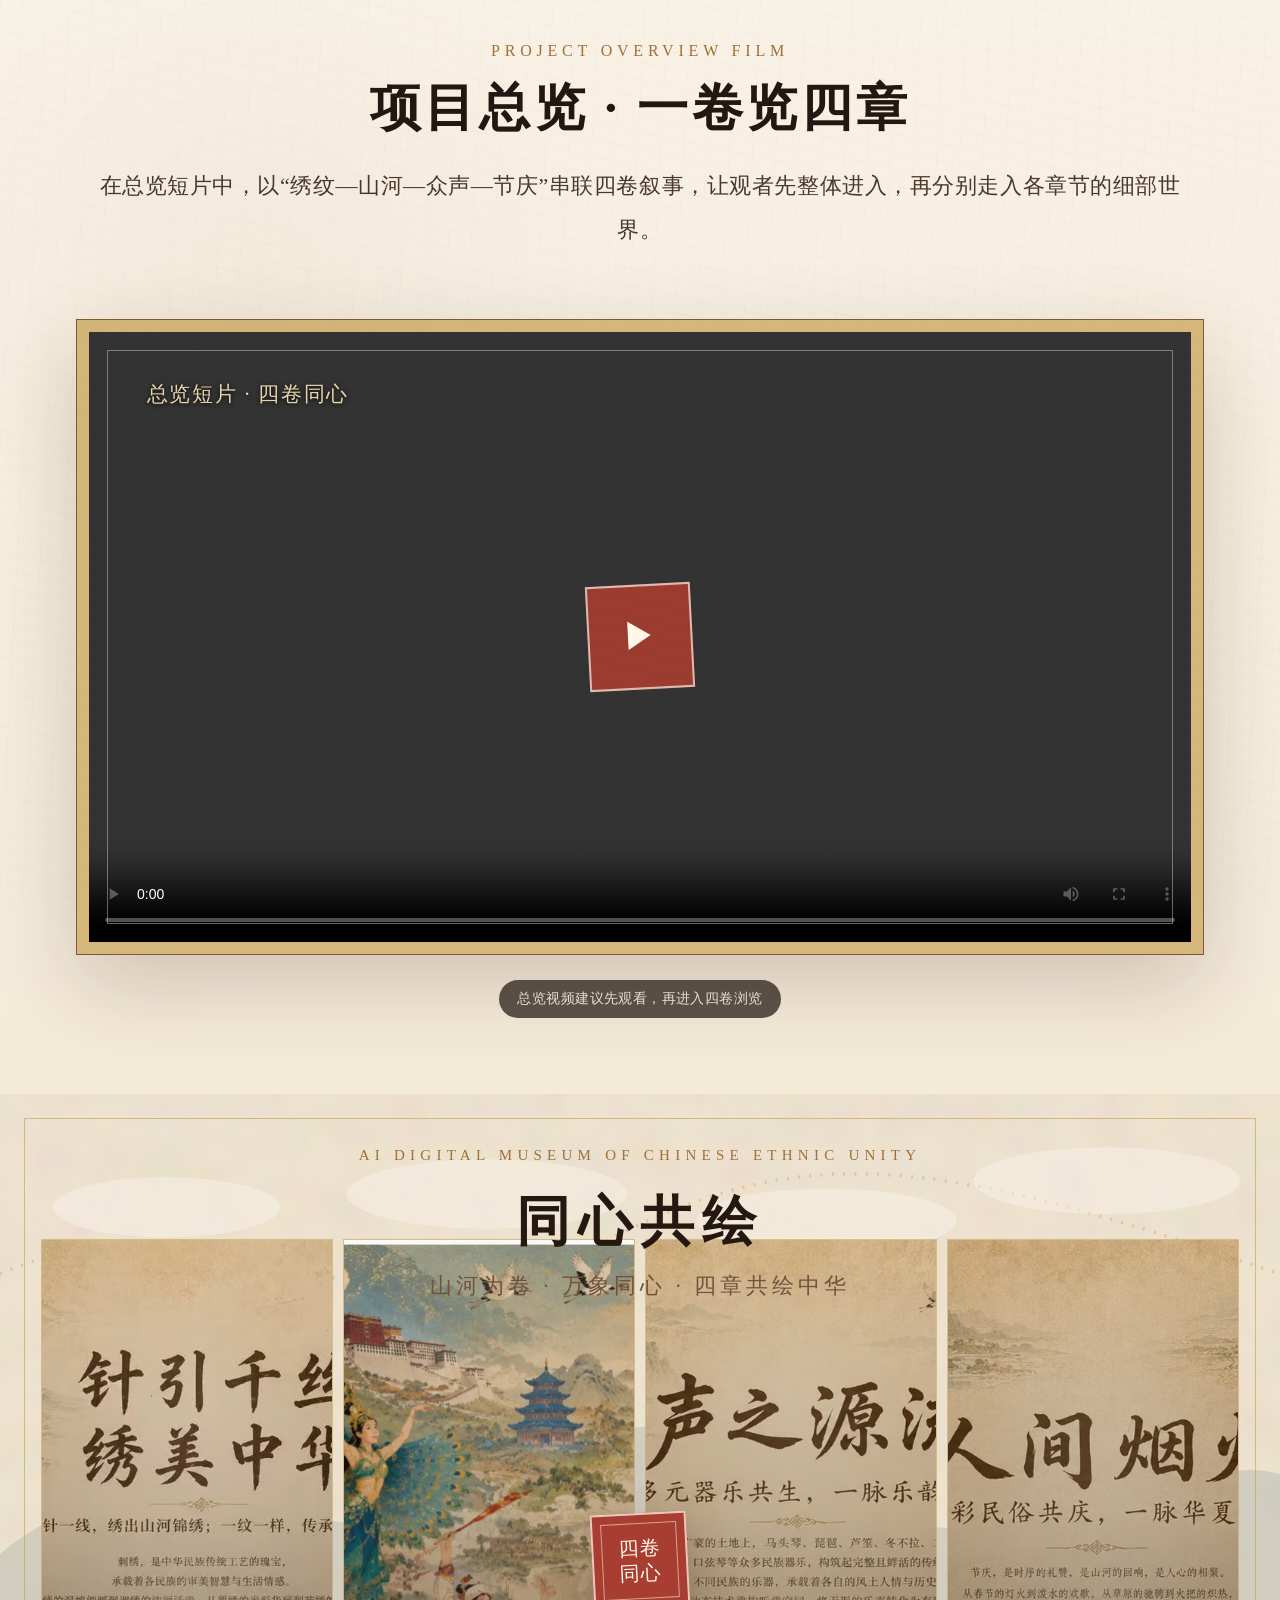
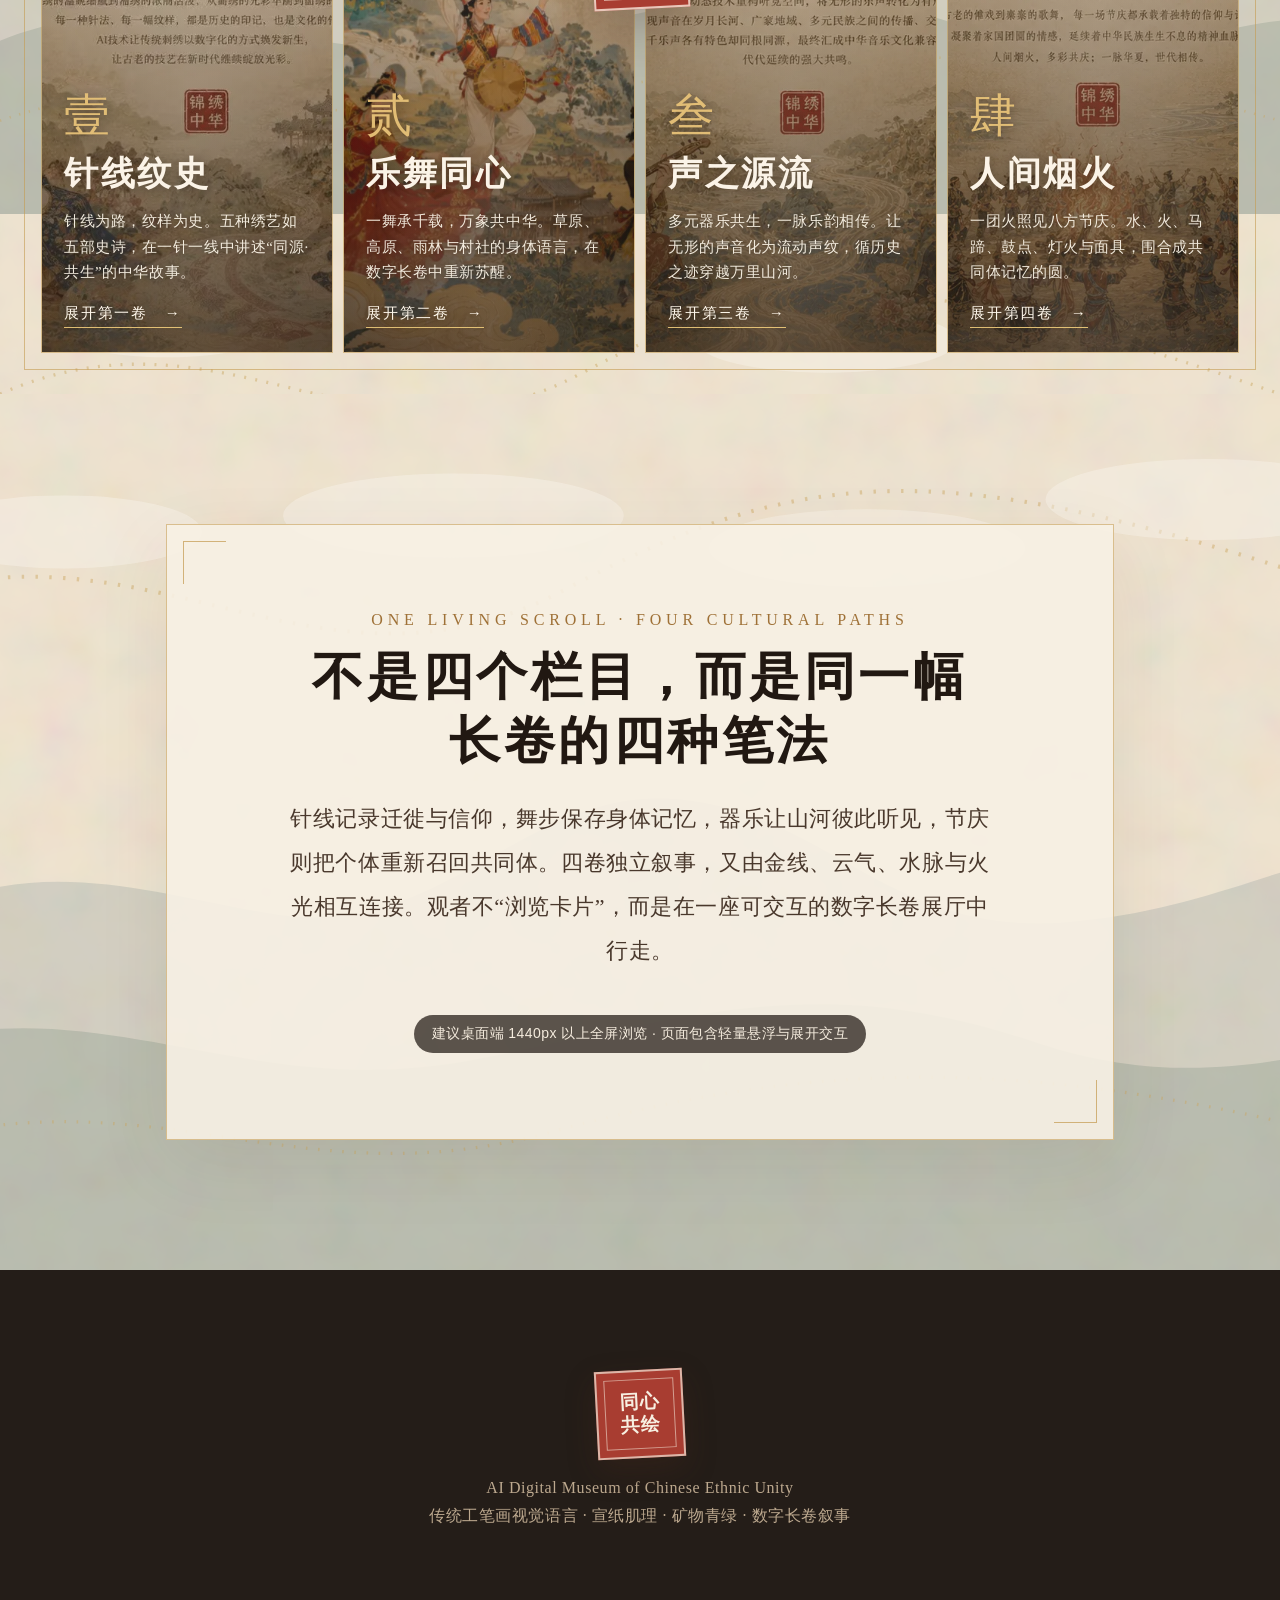
<file: tongxin_site-7-github-pages-ready/index.html>
<!doctype html>
<html lang="zh-CN">
<head>
<meta charset="utf-8">
<meta name="viewport" content="width=device-width,initial-scale=1,viewport-fit=cover">
<meta name="theme-color" content="#efe3cf">
<title>同心共绘 · 中华民族共同体 AI 数字长卷</title>
<meta name="description" content="同心共绘：以工笔长卷为视觉语言的中华民族共同体 AI 数字博物馆。四卷同屏展开：针线纹史、乐舞同心、声之源流、人间烟火。">
<link rel="stylesheet" href="base.css">
</head>
<body>
<main class="site">
  
  <section class="section overview-intro">
    <div class="section-heading reveal">
      <div class="section-kicker">PROJECT OVERVIEW FILM</div>
      <h2 class="section-title">项目总览 · 一卷览四章</h2>
      <p class="section-lead">在总览短片中，以“绣纹—山河—众声—节庆”串联四卷叙事，让观者先整体进入，再分别走入各章节的细部世界。</p>
    </div>
    <div class="video-frame reveal" data-label="总览短片 · 四卷同心">
      <div class="video-poster" style="background-image:url('assets/embroidery-hero.webp')"></div>
      <video class="real-video" preload="metadata" controls playsinline src="assets/overview-film.mp4"></video>
      <div class="video-label">总览短片 · 四卷同心</div>
      <button class="play-seal" type="button" aria-label="播放项目总览视频">▶</button>
    </div>
    <div class="overview-caption reveal">
      <span class="museum-note">总览视频建议先观看，再进入四卷浏览</span>
    </div>
  </section>

  <section class="home-hero" aria-label="同心共绘四卷总览">
    <div class="home-frame">
      <div class="home-head">
        <div class="eyebrow">AI DIGITAL MUSEUM OF CHINESE ETHNIC UNITY</div>
        <h1 class="project">同心共绘</h1>
        <div class="project-sub">山河为卷 · 万象同心 · 四章共绘中华</div>
      </div>

      <div class="chapter-gates" aria-label="四卷入口">
        <a class="chapter-gate ink-hover" href="embroidery.html" aria-label="进入第一卷针线纹史">
          <div class="gate-bg embroidery"></div>
          <div class="gate-copy">
            <div class="gate-num">壹</div>
            <h2>针线纹史</h2>
            <p>针线为路，纹样为史。五种绣艺如五部史诗，在一针一线中讲述“同源·共生”的中华故事。</p>
            <span class="gate-enter">展开第一卷　→</span>
          </div>
        </a>

        <a class="chapter-gate ink-hover" href="dance.html" aria-label="进入第二卷乐舞同心">
          <div class="gate-bg dance"></div>
          <div class="gate-copy">
            <div class="gate-num">贰</div>
            <h2>乐舞同心</h2>
            <p>一舞承千载，万象共中华。草原、高原、雨林与村社的身体语言，在数字长卷中重新苏醒。</p>
            <span class="gate-enter">展开第二卷　→</span>
          </div>
        </a>

        <a class="chapter-gate ink-hover" href="sound.html" aria-label="进入第三卷声之源流">
          <div class="gate-bg sound"></div>
          <div class="gate-copy">
            <div class="gate-num">叁</div>
            <h2>声之源流</h2>
            <p>多元器乐共生，一脉乐韵相传。让无形的声音化为流动声纹，循历史之迹穿越万里山河。</p>
            <span class="gate-enter">展开第三卷　→</span>
          </div>
        </a>

        <a class="chapter-gate ink-hover" href="festival.html" aria-label="进入第四卷人间烟火">
          <div class="gate-bg festival"></div>
          <div class="gate-copy">
            <div class="gate-num">肆</div>
            <h2>人间烟火</h2>
            <p>一团火照见八方节庆。水、火、马蹄、鼓点、灯火与面具，围合成共同体记忆的圆。</p>
            <span class="gate-enter">展开第四卷　→</span>
          </div>
        </a>
      </div>
      <div class="home-seal">四卷<br>同心</div>
    </div>
  </section>



  

  <section class="section narrow" style="min-height:780px;display:flex;align-items:center;background-image:url('assets/home-scroll.svg');background-size:cover;background-position:center bottom">
    <div class="scroll-paper reveal" style="width:100%;text-align:center;padding:86px 120px;background:rgba(248,241,229,.9)">
      <div class="section-kicker">ONE LIVING SCROLL · FOUR CULTURAL PATHS</div>
      <h2 class="section-title">不是四个栏目，而是同一幅长卷的四种笔法</h2>
      <p class="section-lead">针线记录迁徙与信仰，舞步保存身体记忆，器乐让山河彼此听见，节庆则把个体重新召回共同体。四卷独立叙事，又由金线、云气、水脉与火光相互连接。观者不“浏览卡片”，而是在一座可交互的数字长卷展厅中行走。</p>
      <div style="margin-top:42px"><span class="museum-note">建议桌面端 1440px 以上全屏浏览 · 页面包含轻量悬浮与展开交互</span></div>
    </div>
  </section>

  <footer class="footer">
    <div class="seal">同心<br>共绘</div>
    <p>AI Digital Museum of Chinese Ethnic Unity<br>传统工笔画视觉语言 · 宣纸肌理 · 矿物青绿 · 数字长卷叙事</p>
  </footer>
</main>
<script src="site.js"></script>
</body>
</html>
</file>
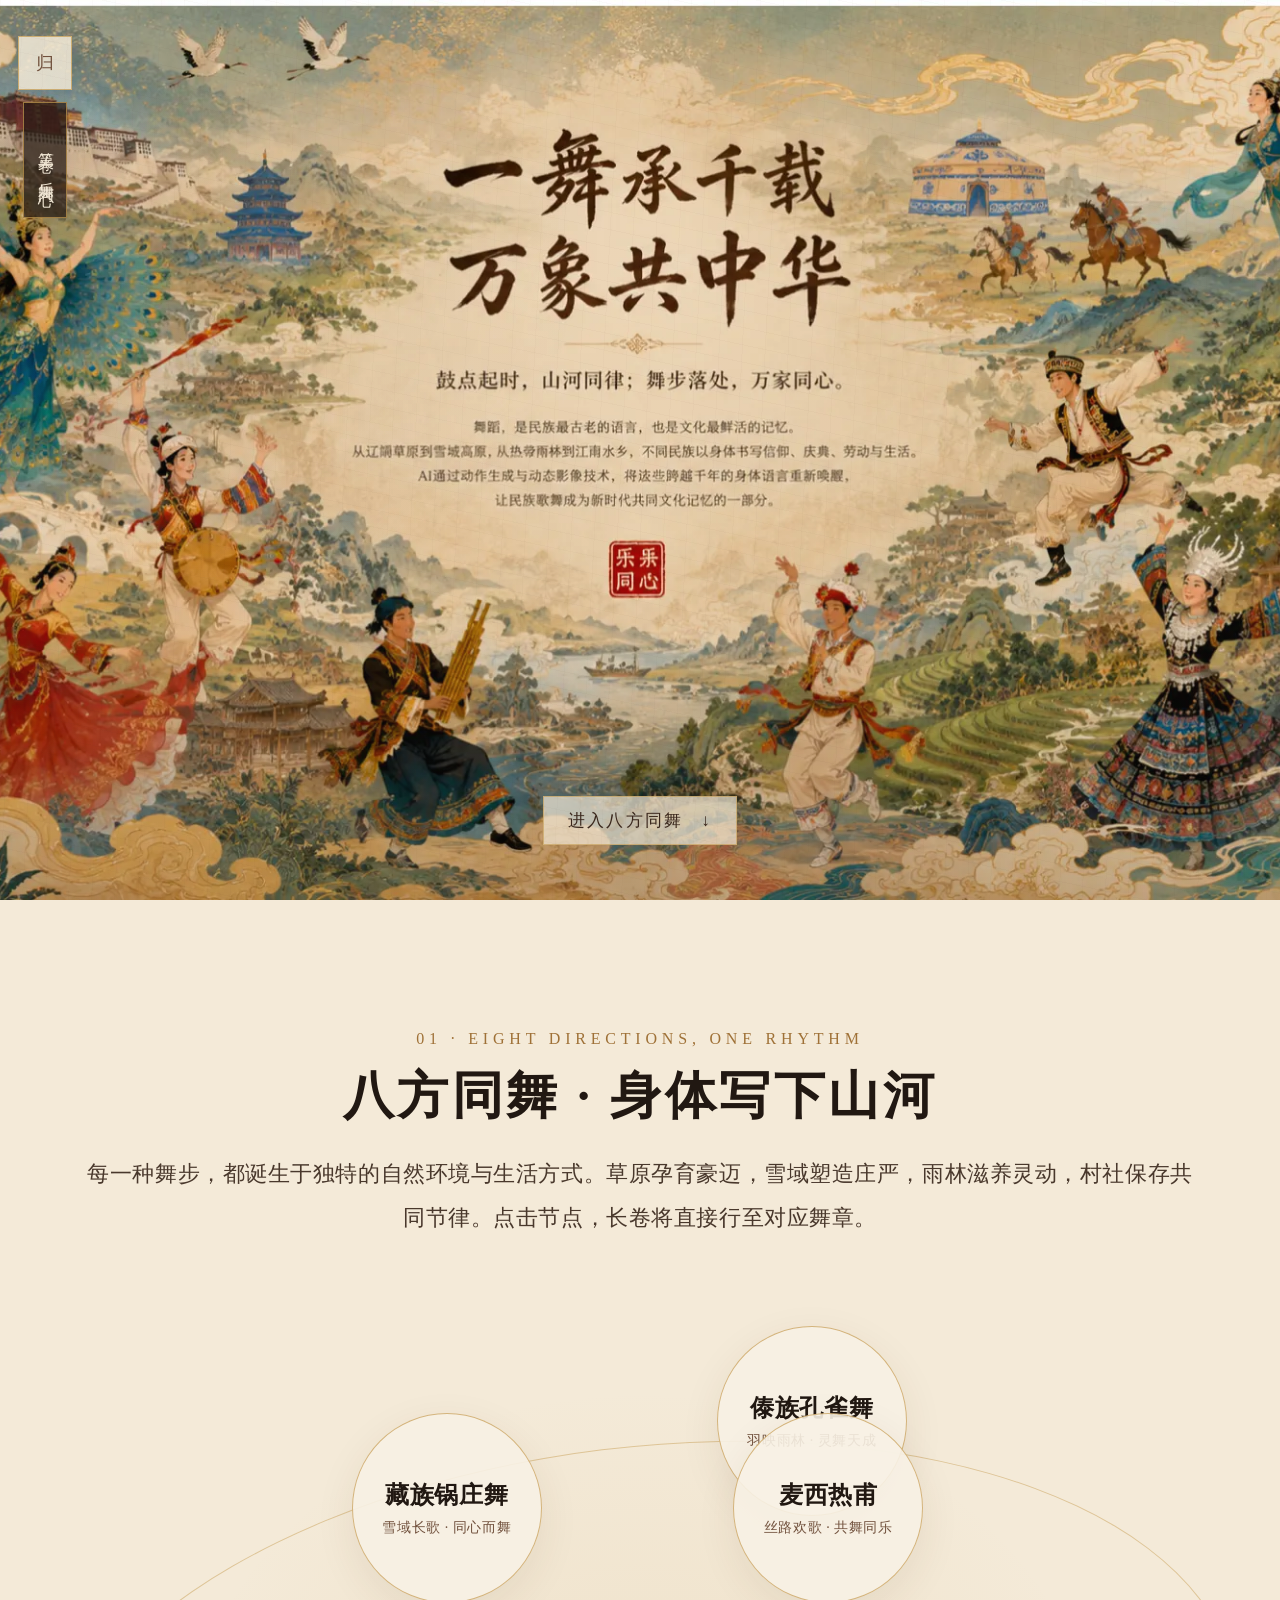
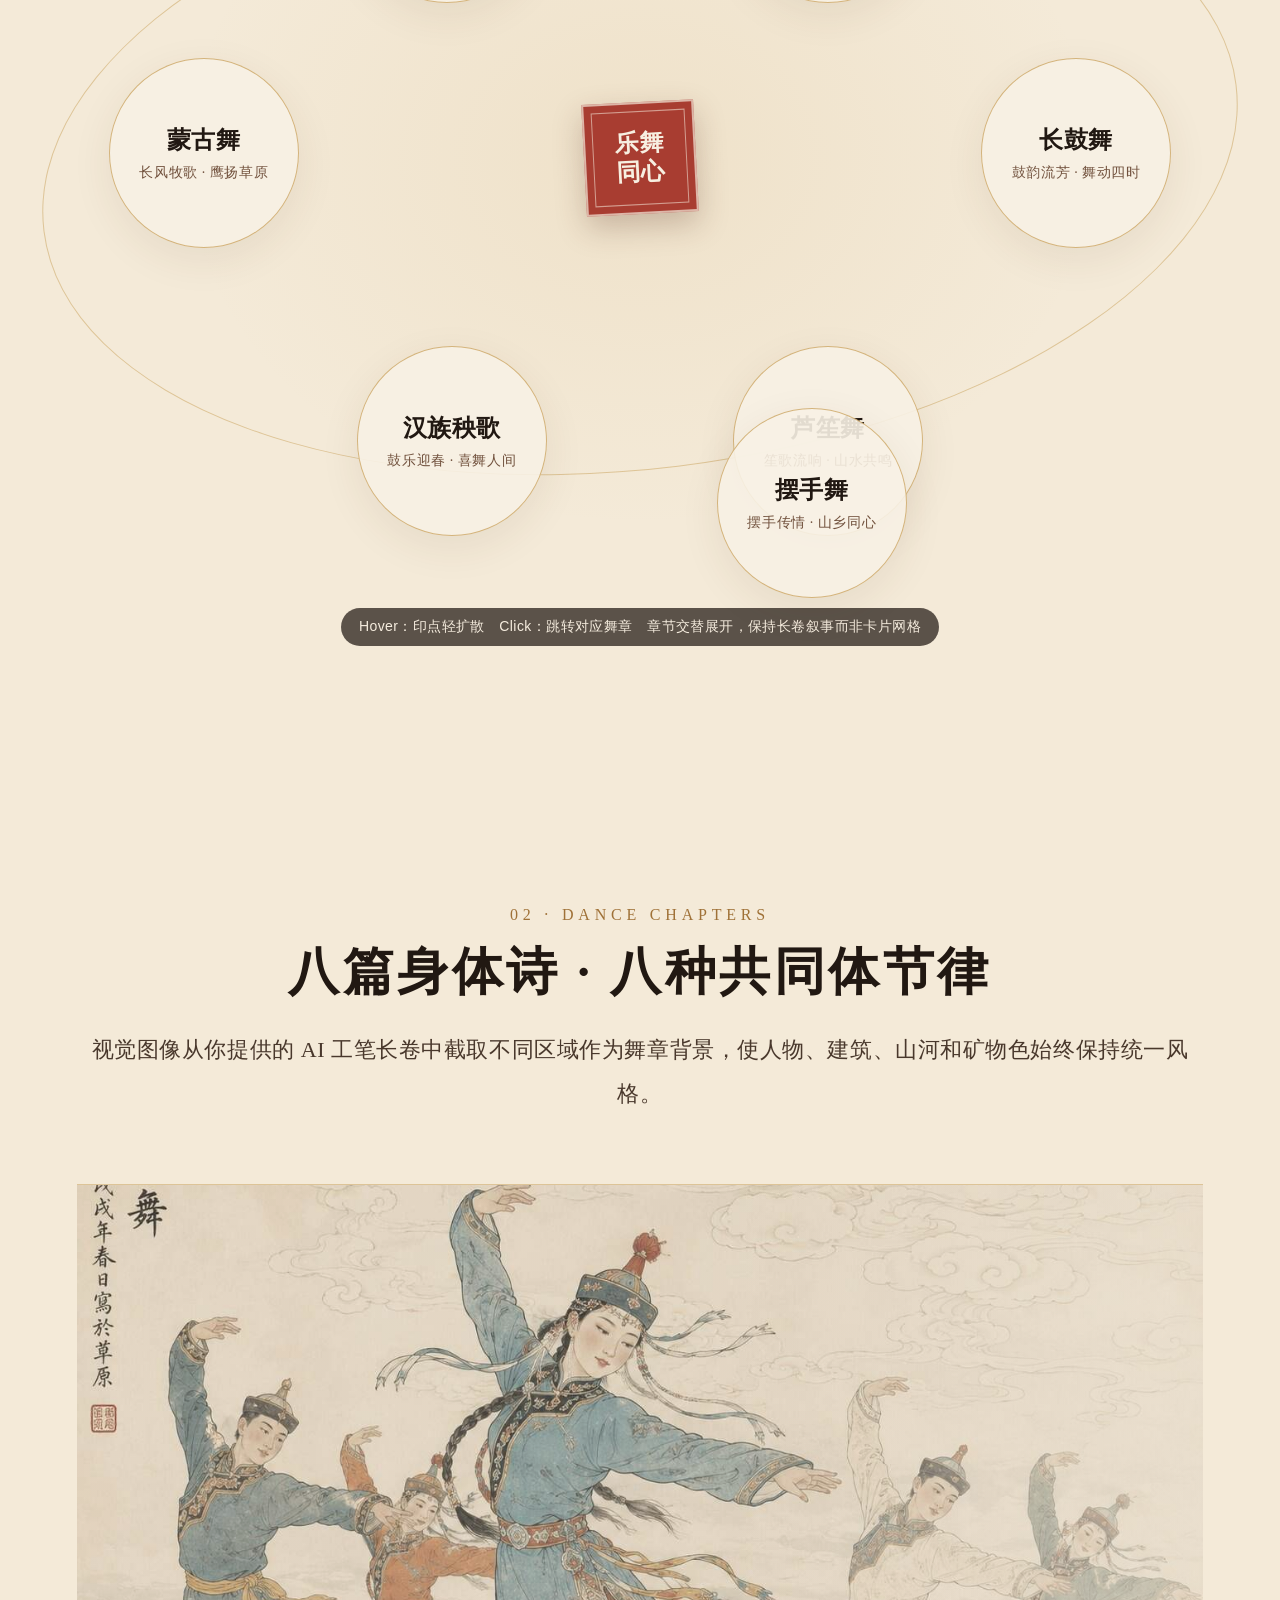
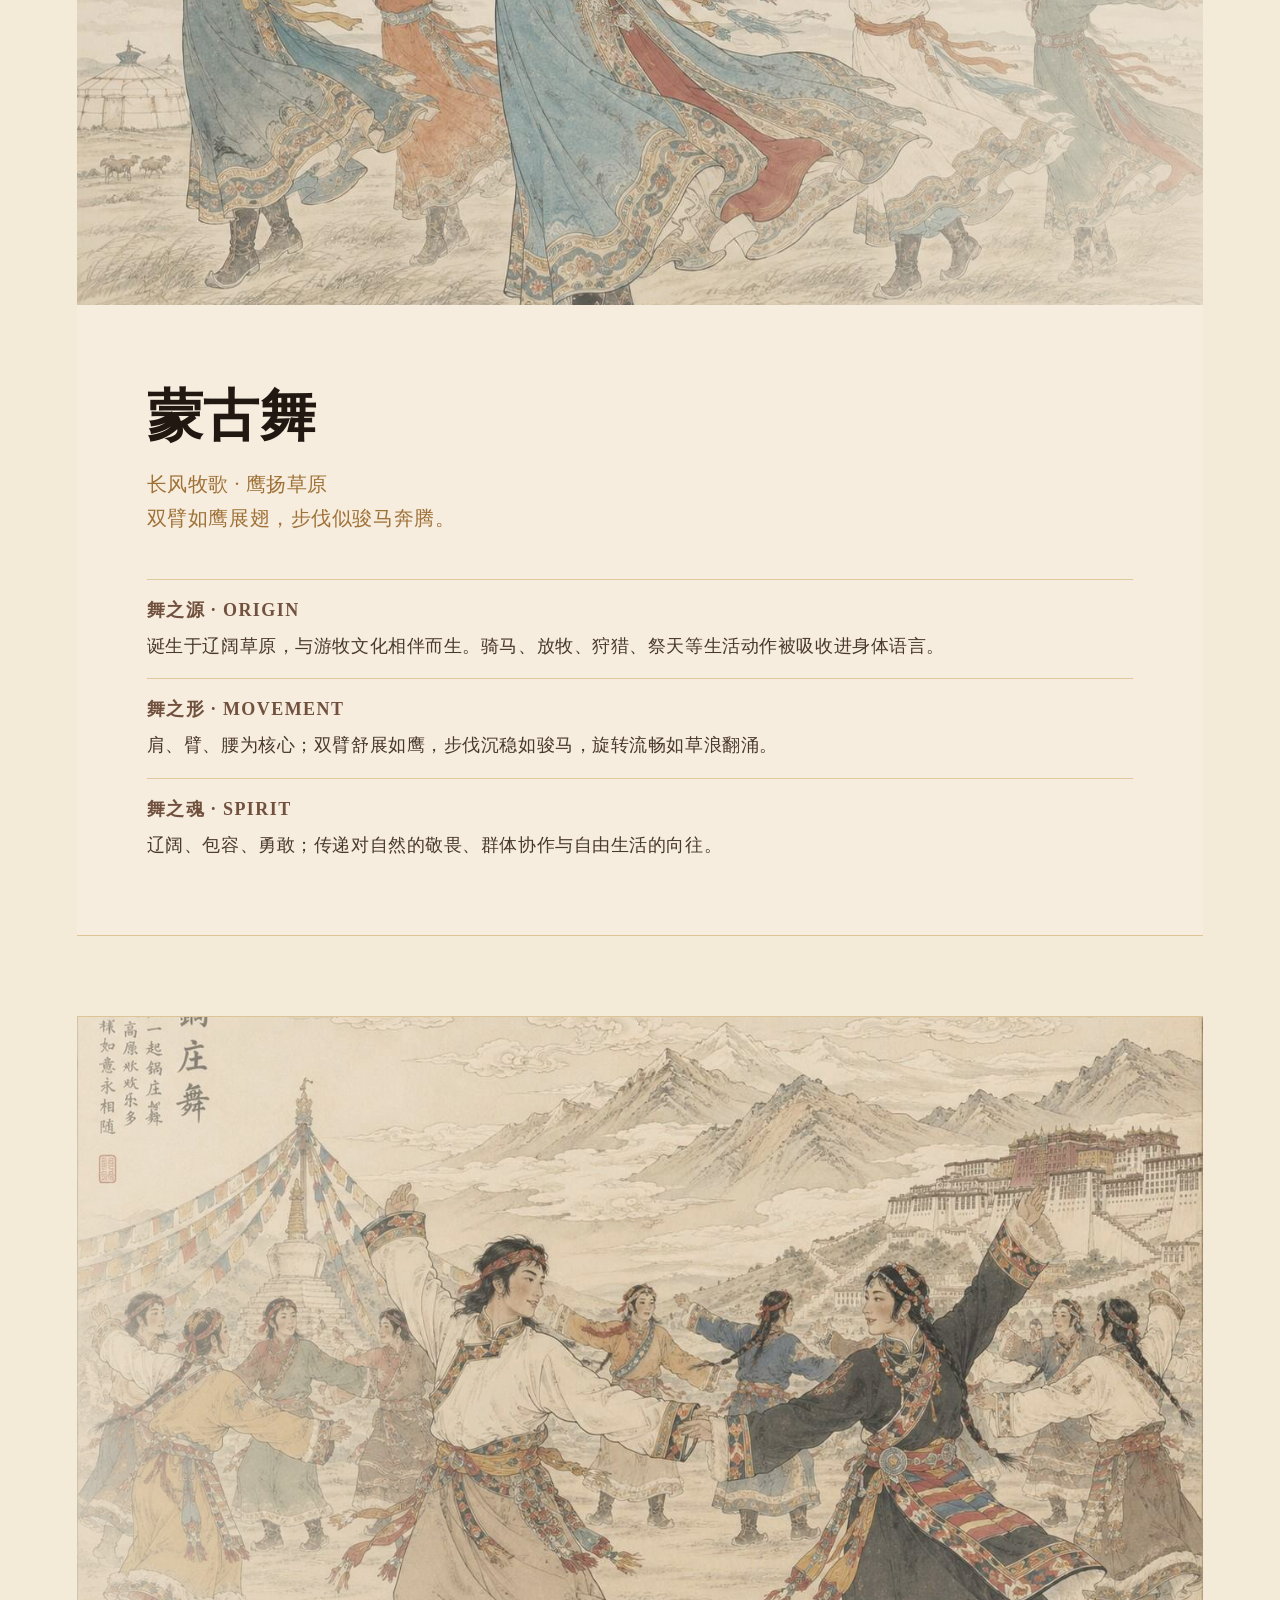
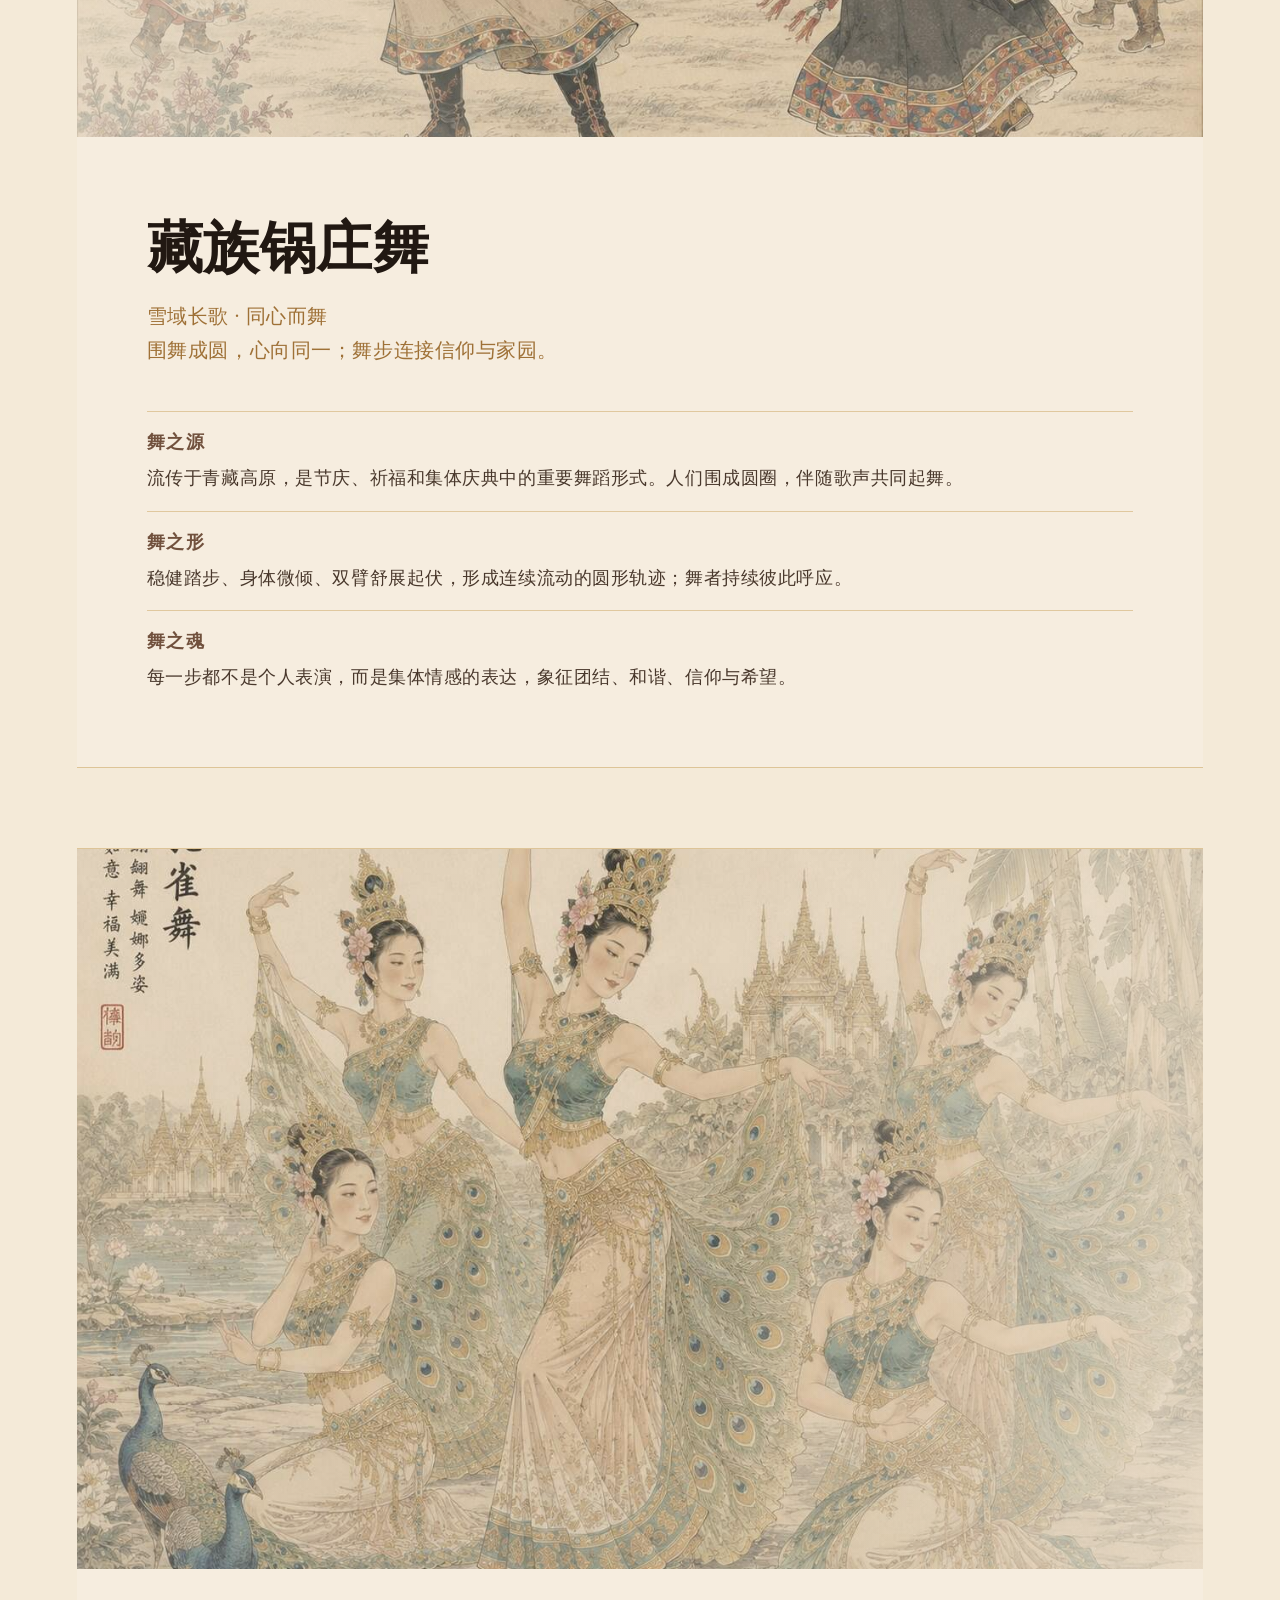
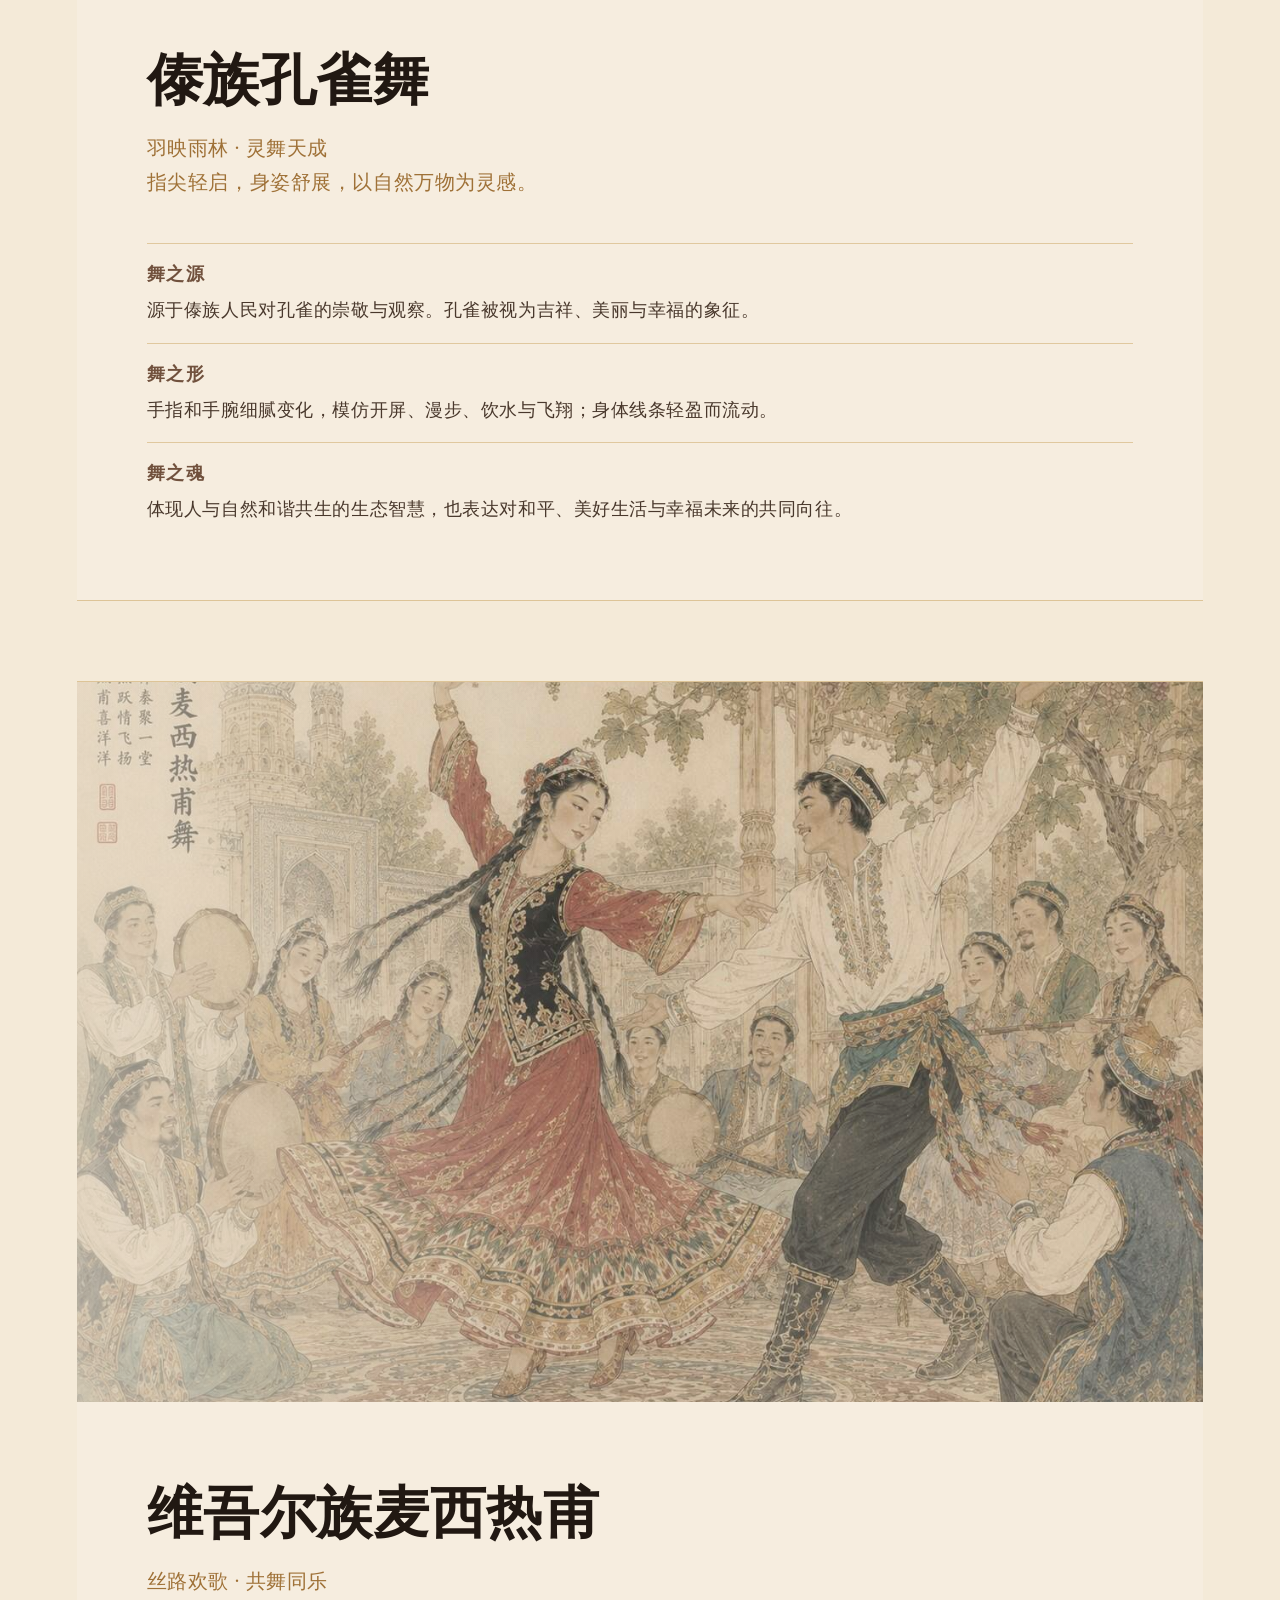
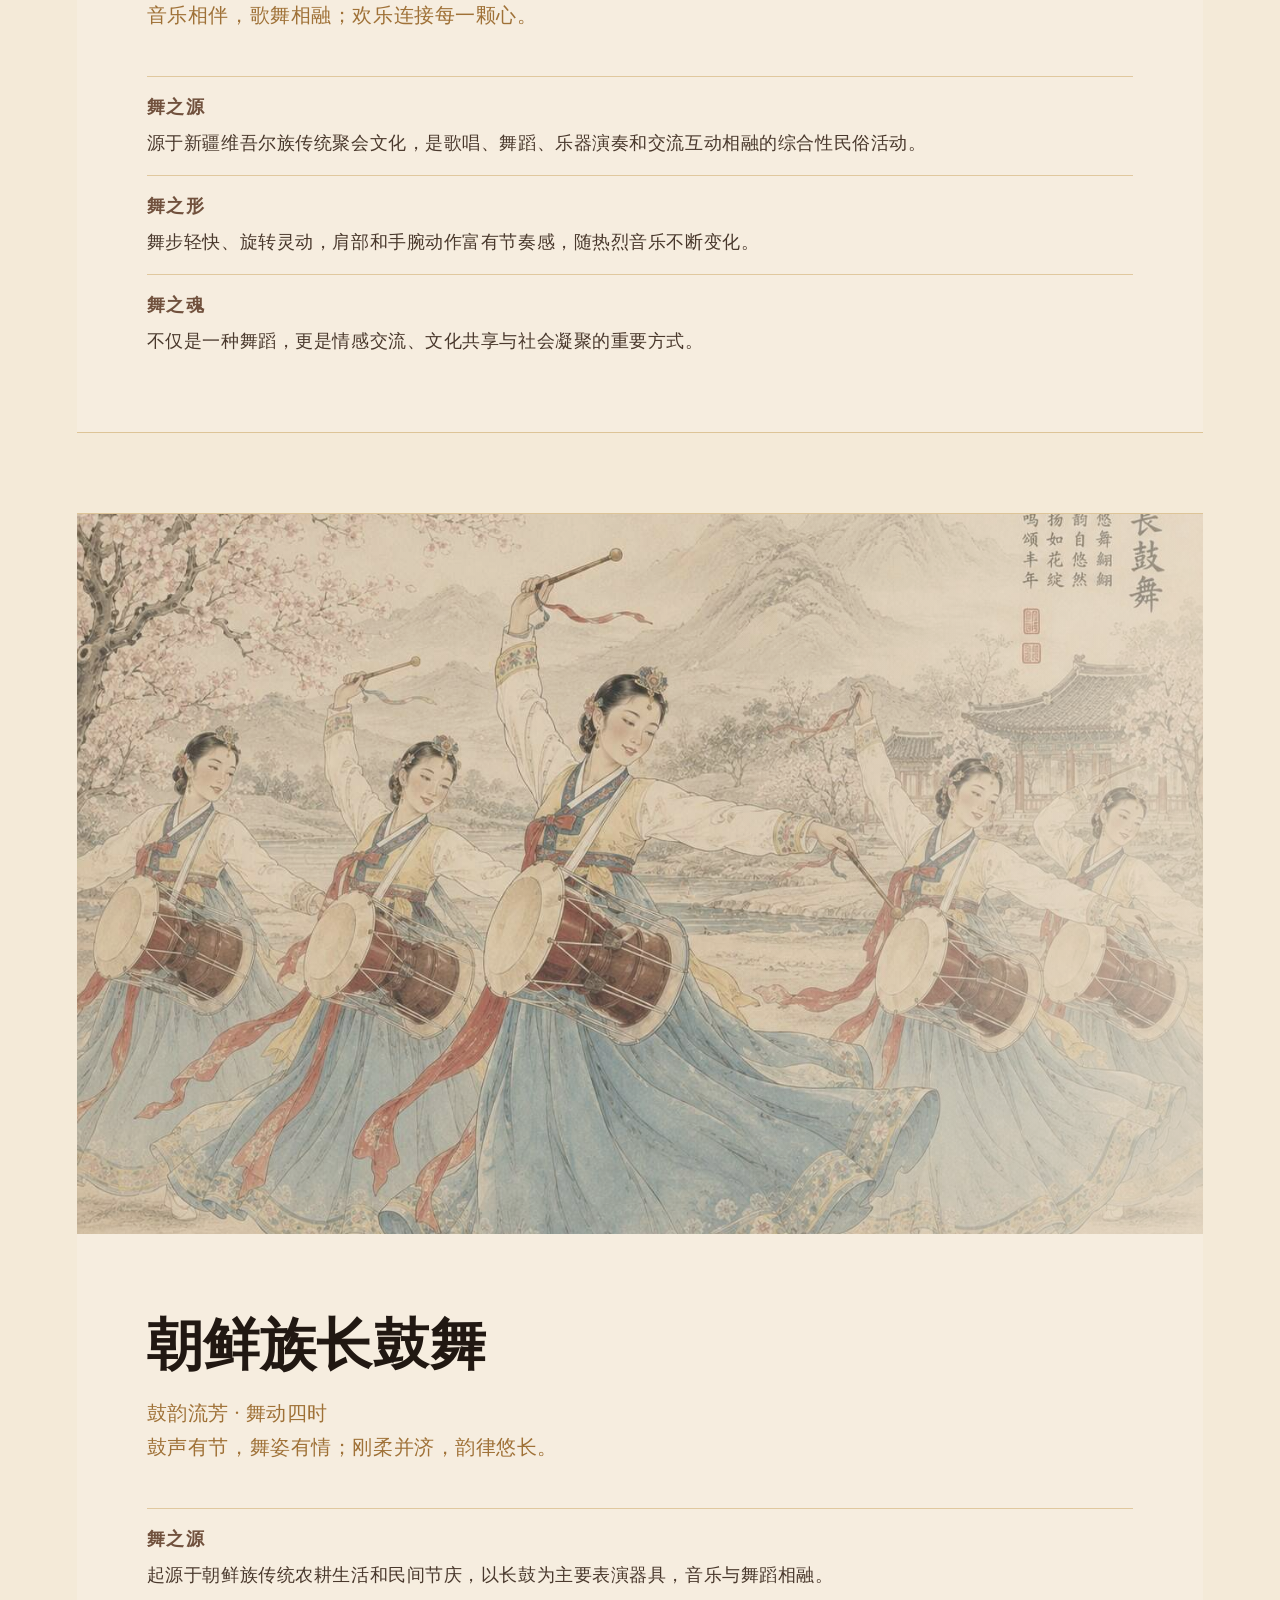
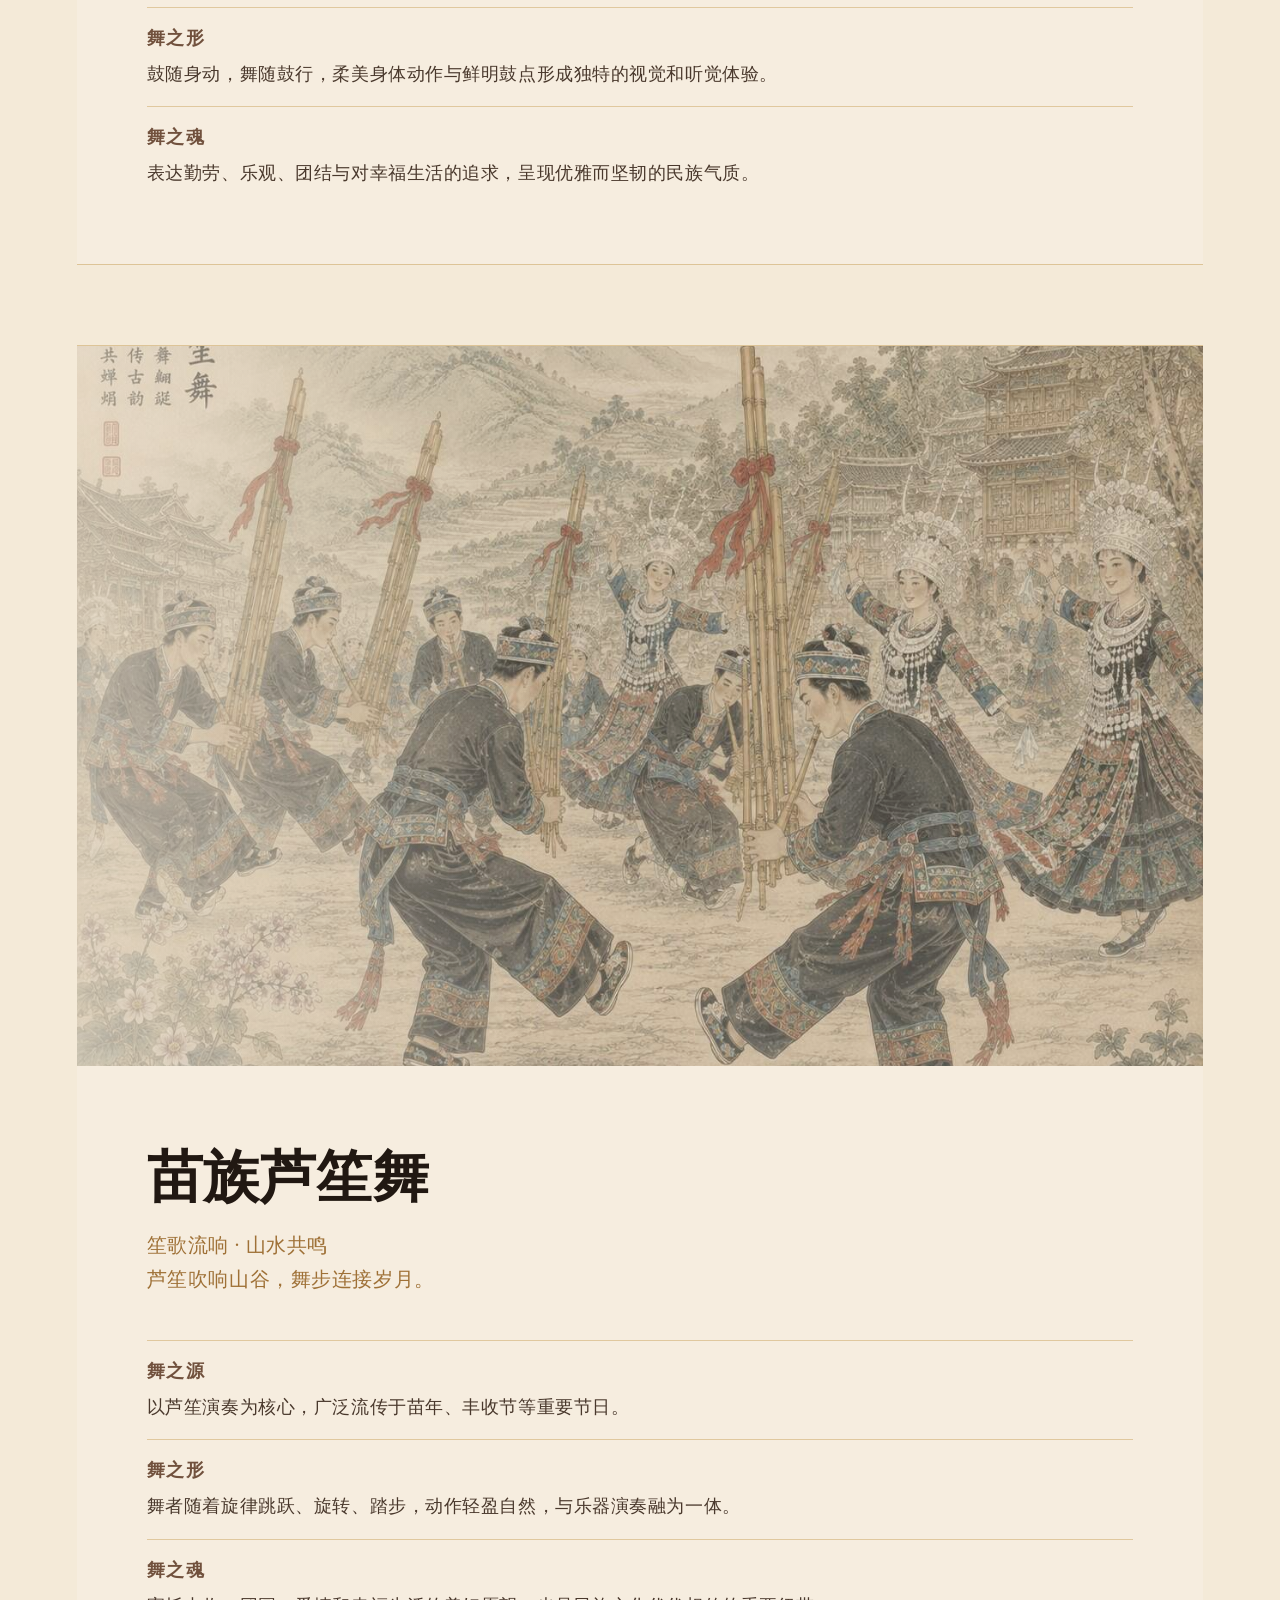
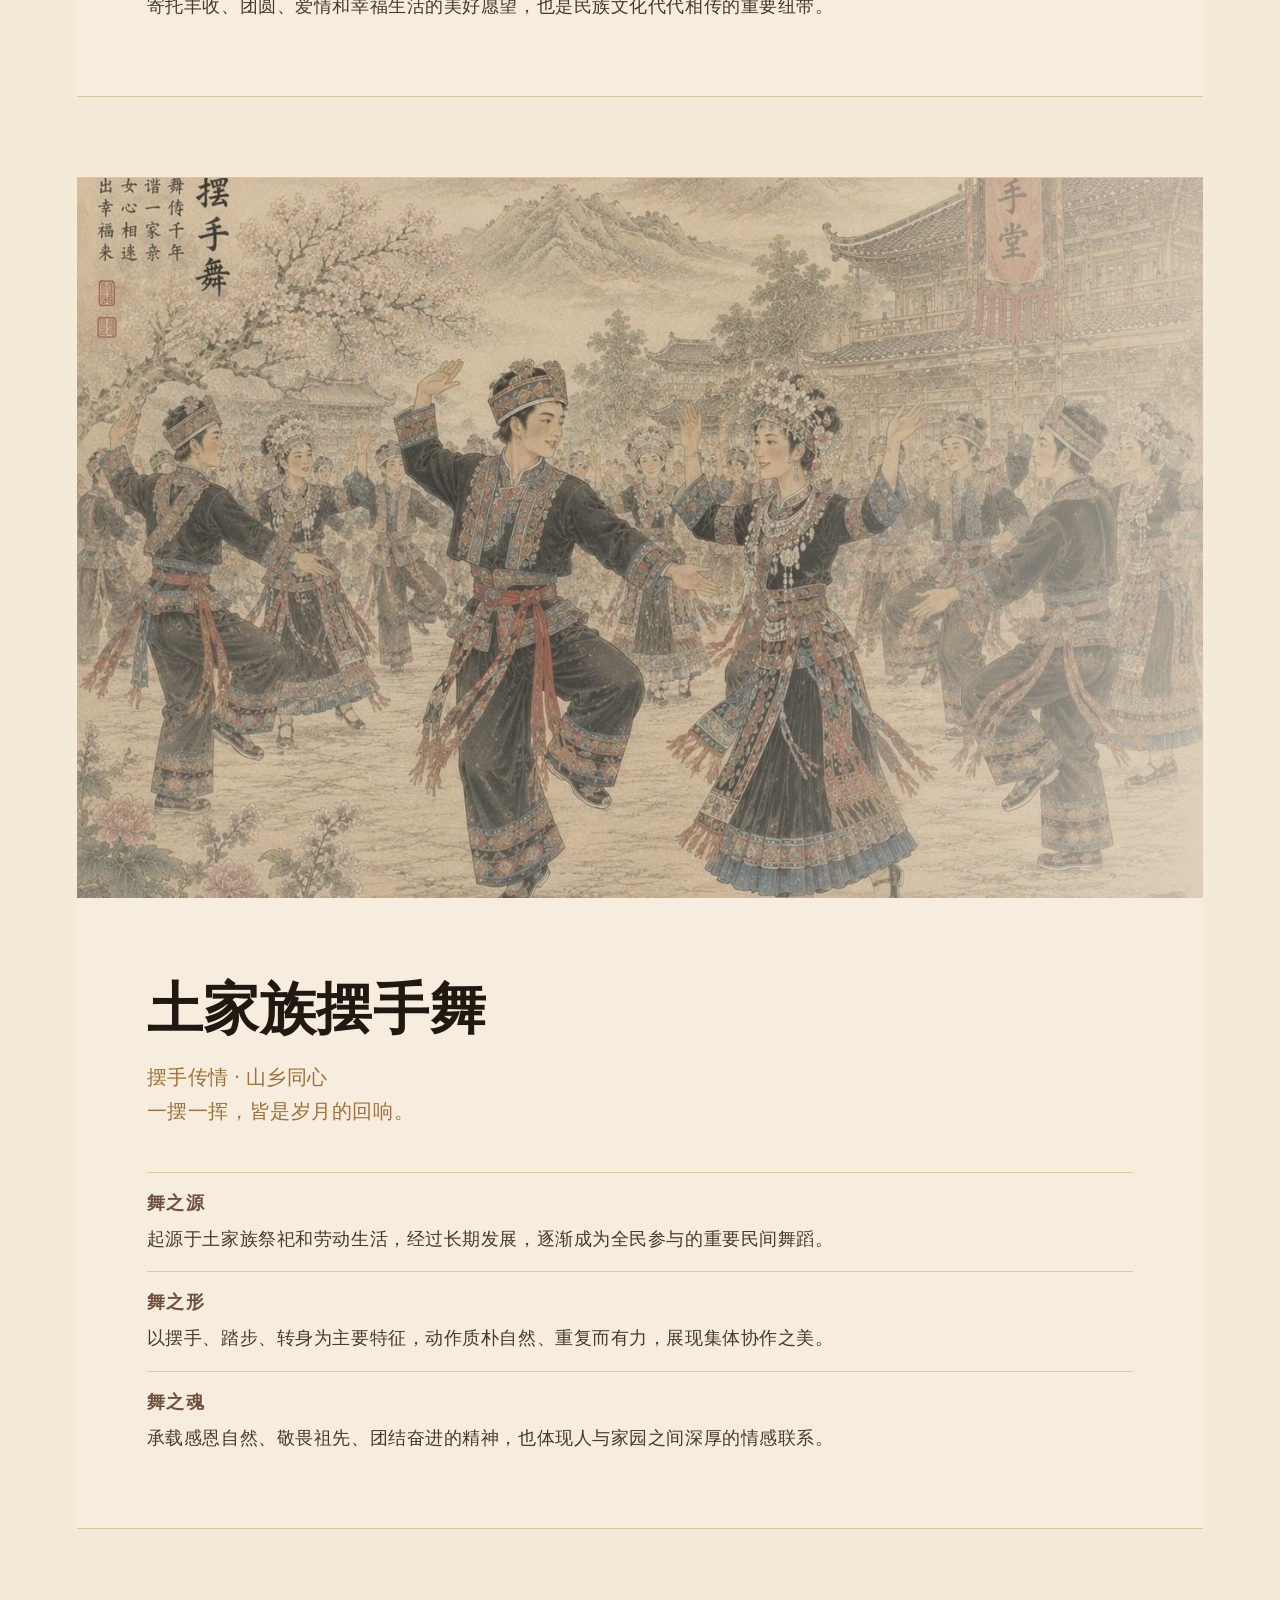
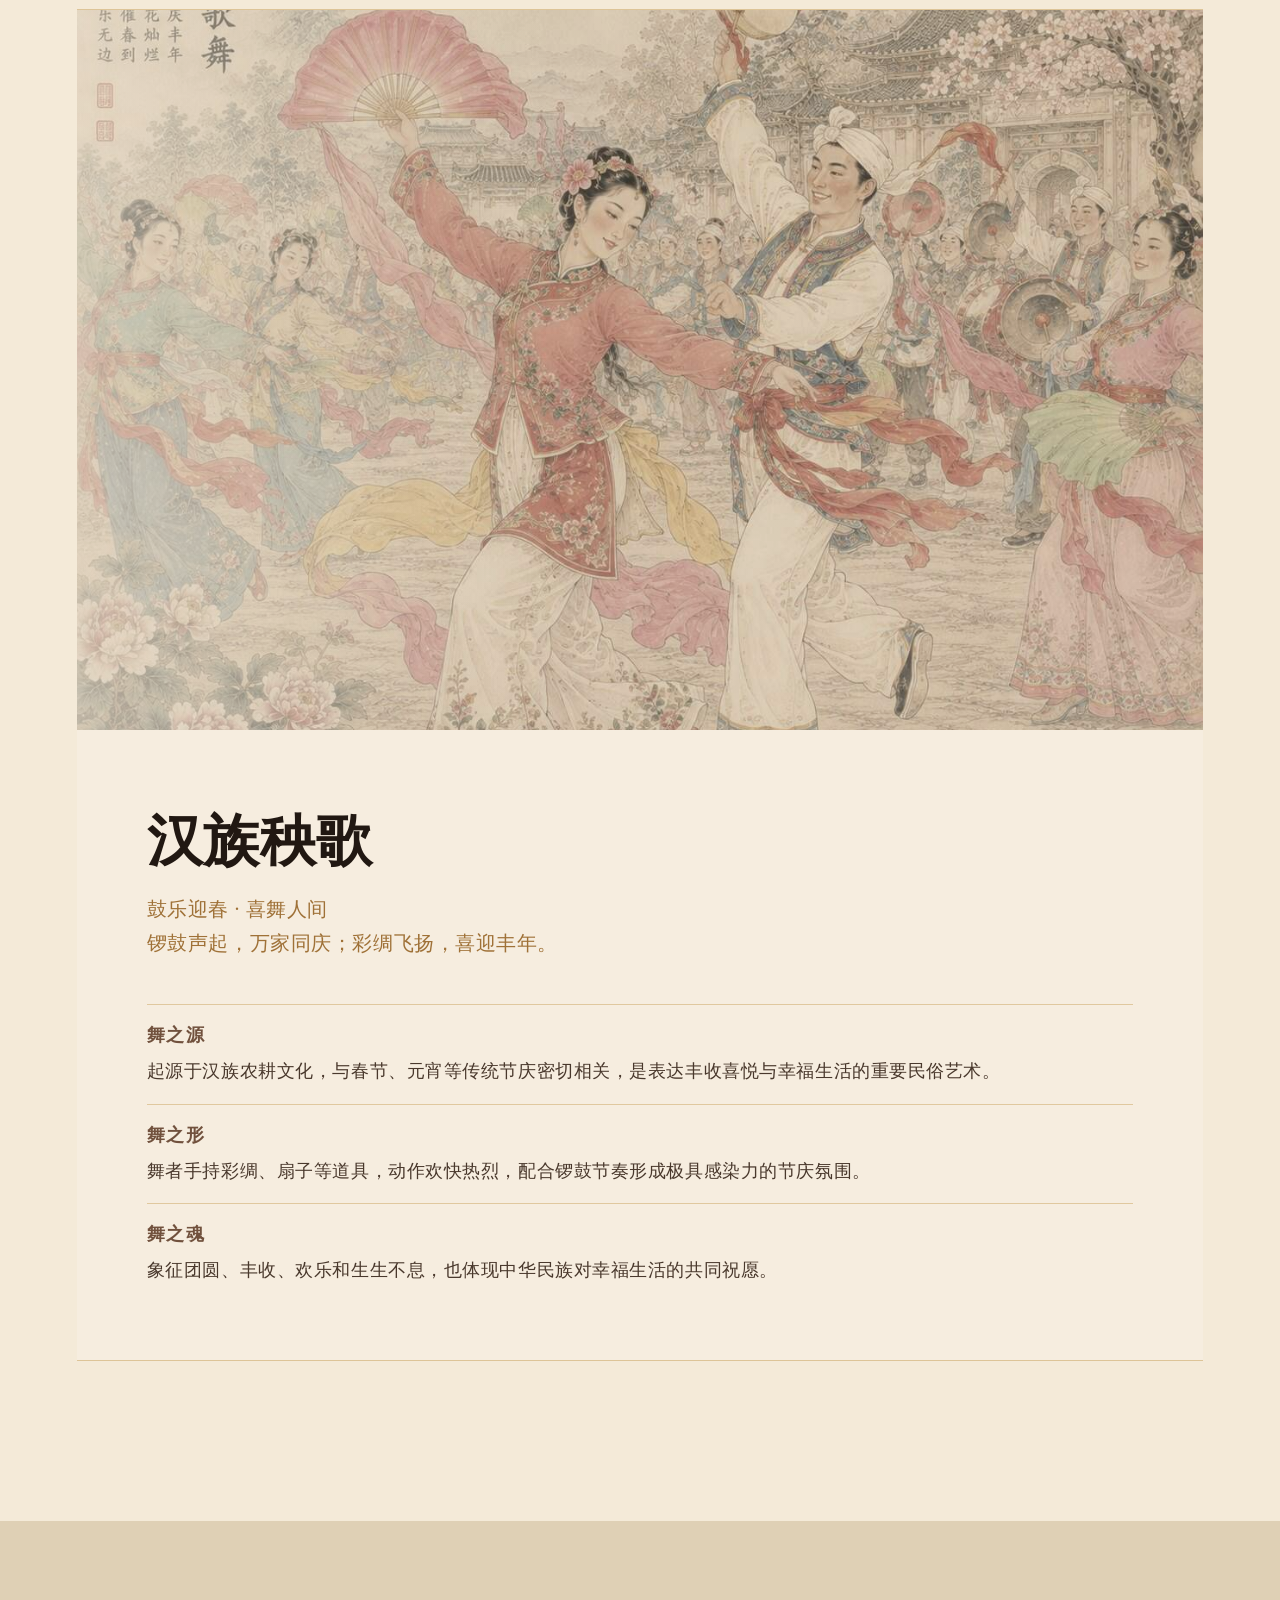
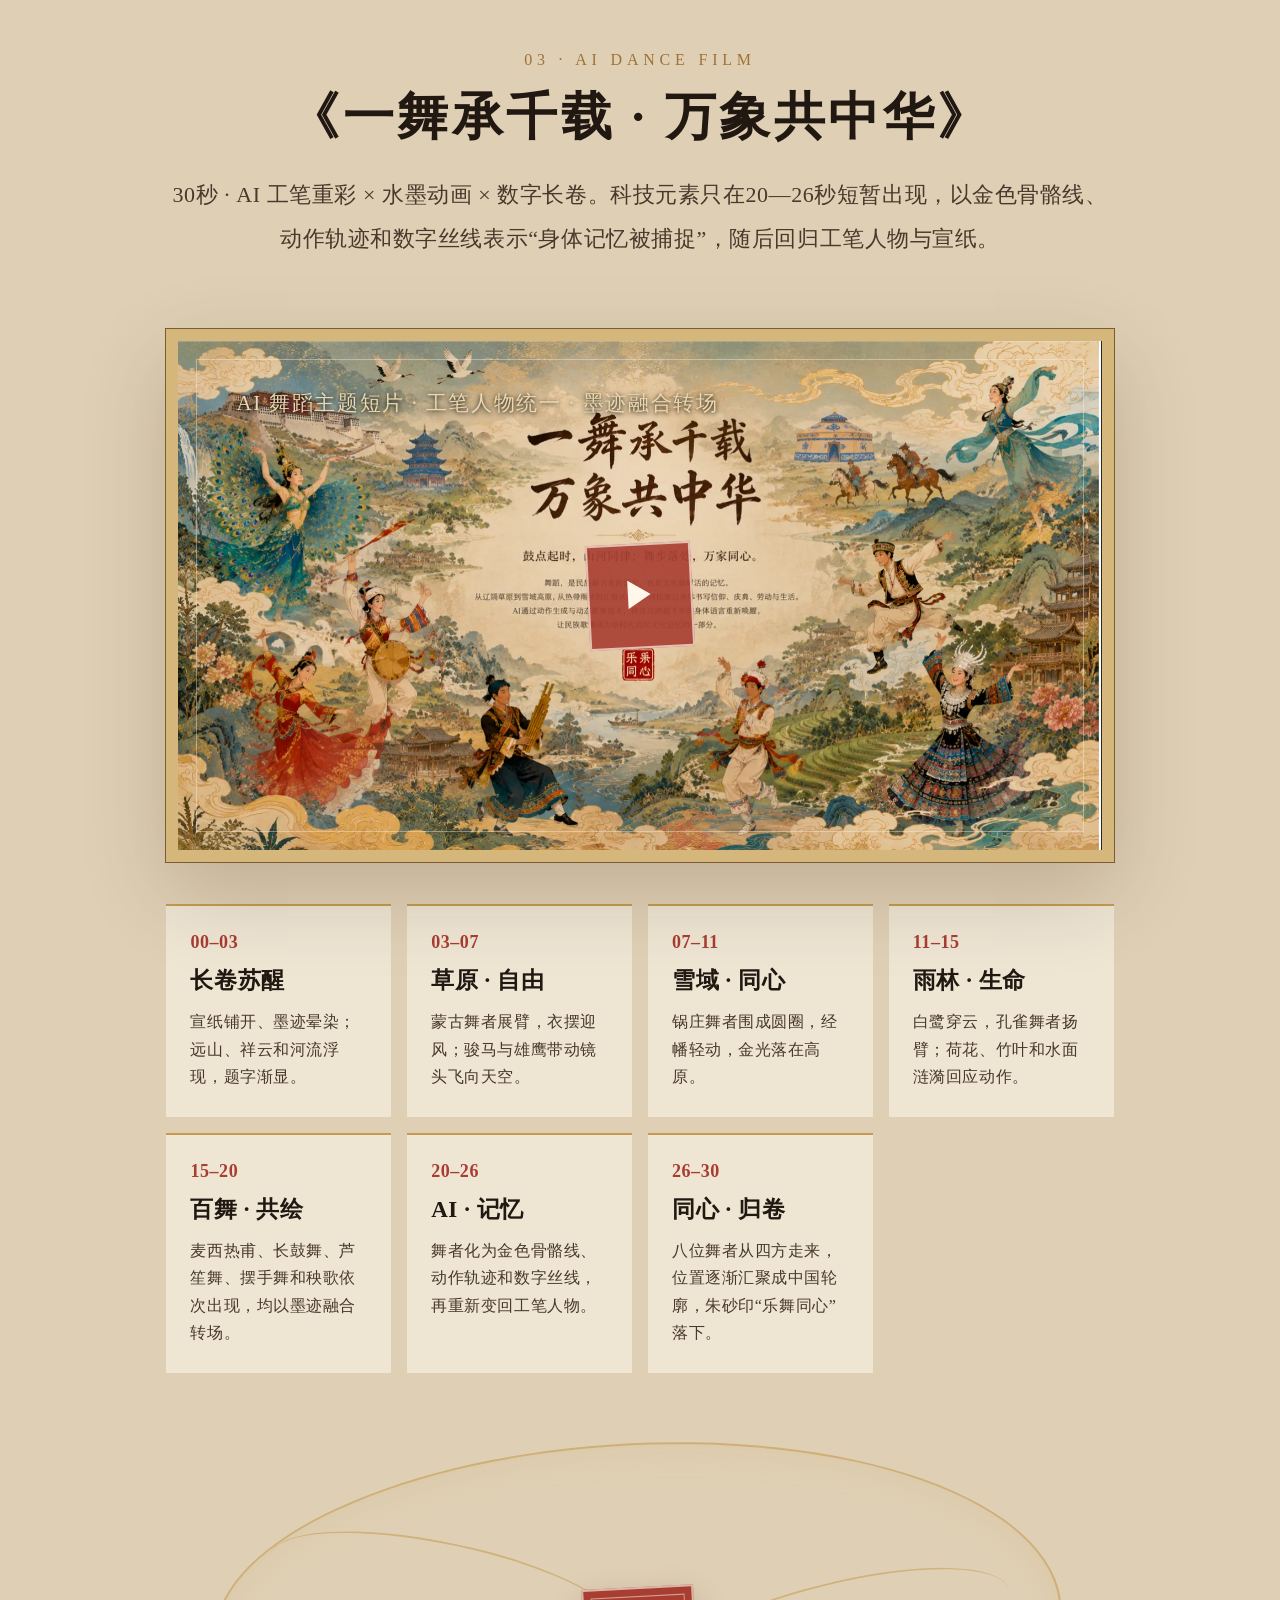
<file: tongxin_site-7-github-pages-ready/dance.html>
<!doctype html>
<html lang="zh-CN">
<head>
<meta charset="utf-8">
<meta name="viewport" content="width=device-width,initial-scale=1,viewport-fit=cover">
<meta name="theme-color" content="#d7c5a2">
<title>第二卷 · 乐舞同心｜同心共绘</title>
<meta name="description" content="一舞承千载，万象共中华。八种民族舞蹈在 AI 工笔重彩数字长卷中展开。">
<link rel="stylesheet" href="base.css">
</head>
<body>
<main class="site">
  <aside class="chapter-ribbon" aria-label="卷签导航"><a class="ribbon-home" href="index.html">归</a><div class="ribbon-mark">第二卷 · 乐舞同心</div></aside>

  <section class="hero dance-hero">
    <div class="hero-copy"></div>
    <button class="dance-enter" type="button" data-scroll="#eight-dances">进入八方同舞 <span>↓</span></button>
  </section>

  <section class="section" id="eight-dances">
    <div class="section-heading reveal">
      <div class="section-kicker">01 · EIGHT DIRECTIONS, ONE RHYTHM</div>
      <h2 class="section-title">八方同舞 · 身体写下山河</h2>
      <p class="section-lead">每一种舞步，都诞生于独特的自然环境与生活方式。草原孕育豪迈，雪域塑造庄严，雨林滋养灵动，村社保存共同节律。点击节点，长卷将直接行至对应舞章。</p>
    </div>

    <div class="dance-orbit reveal">
      <div class="dance-core"><div class="seal">乐舞<br>同心</div></div>
      <div class="dance-node" data-target="#mongol" style="left:32px;top:350px"><div><b>蒙古舞</b><span>长风牧歌 · 鹰扬草原</span></div></div>
      <div class="dance-node" data-target="#guozhuang" style="left:275px;top:105px"><div><b>藏族锅庄舞</b><span>雪域长歌 · 同心而舞</span></div></div>
      <div class="dance-node" data-target="#peacock" style="left:640px;top:18px"><div><b>傣族孔雀舞</b><span>羽映雨林 · 灵舞天成</span></div></div>
      <div class="dance-node" data-target="#meshrep" style="right:280px;top:105px"><div><b>麦西热甫</b><span>丝路欢歌 · 共舞同乐</span></div></div>
      <div class="dance-node" data-target="#janggu" style="right:32px;top:350px"><div><b>长鼓舞</b><span>鼓韵流芳 · 舞动四时</span></div></div>
      <div class="dance-node" data-target="#lusheng" style="right:280px;bottom:72px"><div><b>芦笙舞</b><span>笙歌流响 · 山水共鸣</span></div></div>
      <div class="dance-node" data-target="#baishou" style="left:640px;bottom:10px"><div><b>摆手舞</b><span>摆手传情 · 山乡同心</span></div></div>
      <div class="dance-node" data-target="#yangge" style="left:280px;bottom:72px"><div><b>汉族秧歌</b><span>鼓乐迎春 · 喜舞人间</span></div></div>
    </div>
    <div style="text-align:center"><span class="museum-note">Hover：印点轻扩散　Click：跳转对应舞章　章节交替展开，保持长卷叙事而非卡片网格</span></div>
  </section>

  <section class="section" style="padding-bottom:80px">
    <div class="section-heading reveal">
      <div class="section-kicker">02 · DANCE CHAPTERS</div>
      <h2 class="section-title">八篇身体诗 · 八种共同体节律</h2>
      <p class="section-lead">视觉图像从你提供的 AI 工笔长卷中截取不同区域作为舞章背景，使人物、建筑、山河和矿物色始终保持统一风格。</p>
    </div>

    <div class="dance-scroll">
      <article class="dance-chapter reveal" id="mongol">
        <div class="dance-image has-photo" role="img" aria-label="蒙古舞工笔图" style="background-image:url('assets/details/dance-mongol.jpg');background-position:center"></div>
        <div class="dance-text"><h3>蒙古舞</h3><div class="dance-poem">长风牧歌 · 鹰扬草原<br>双臂如鹰展翅，步伐似骏马奔腾。</div><div class="tri"><h4>舞之源 · ORIGIN</h4><p>诞生于辽阔草原，与游牧文化相伴而生。骑马、放牧、狩猎、祭天等生活动作被吸收进身体语言。</p></div><div class="tri"><h4>舞之形 · MOVEMENT</h4><p>肩、臂、腰为核心；双臂舒展如鹰，步伐沉稳如骏马，旋转流畅如草浪翻涌。</p></div><div class="tri"><h4>舞之魂 · SPIRIT</h4><p>辽阔、包容、勇敢；传递对自然的敬畏、群体协作与自由生活的向往。</p></div></div>
      </article>

      <article class="dance-chapter reveal" id="guozhuang">
        <div class="dance-image has-photo" role="img" aria-label="藏族锅庄舞工笔图" style="background-image:url('assets/details/dance-guozhuang.jpg');background-position:center"></div>
        <div class="dance-text"><h3>藏族锅庄舞</h3><div class="dance-poem">雪域长歌 · 同心而舞<br>围舞成圆，心向同一；舞步连接信仰与家园。</div><div class="tri"><h4>舞之源</h4><p>流传于青藏高原，是节庆、祈福和集体庆典中的重要舞蹈形式。人们围成圆圈，伴随歌声共同起舞。</p></div><div class="tri"><h4>舞之形</h4><p>稳健踏步、身体微倾、双臂舒展起伏，形成连续流动的圆形轨迹；舞者持续彼此呼应。</p></div><div class="tri"><h4>舞之魂</h4><p>每一步都不是个人表演，而是集体情感的表达，象征团结、和谐、信仰与希望。</p></div></div>
      </article>

      <article class="dance-chapter reveal" id="peacock">
        <div class="dance-image has-photo" role="img" aria-label="傣族孔雀舞工笔图" style="background-image:url('assets/details/dance-peacock.jpg');background-position:center"></div>
        <div class="dance-text"><h3>傣族孔雀舞</h3><div class="dance-poem">羽映雨林 · 灵舞天成<br>指尖轻启，身姿舒展，以自然万物为灵感。</div><div class="tri"><h4>舞之源</h4><p>源于傣族人民对孔雀的崇敬与观察。孔雀被视为吉祥、美丽与幸福的象征。</p></div><div class="tri"><h4>舞之形</h4><p>手指和手腕细腻变化，模仿开屏、漫步、饮水与飞翔；身体线条轻盈而流动。</p></div><div class="tri"><h4>舞之魂</h4><p>体现人与自然和谐共生的生态智慧，也表达对和平、美好生活与幸福未来的共同向往。</p></div></div>
      </article>

      <article class="dance-chapter reveal" id="meshrep">
        <div class="dance-image has-photo" role="img" aria-label="维吾尔族麦西热甫工笔图" style="background-image:url('assets/details/dance-meshrep.jpg');background-position:center"></div>
        <div class="dance-text"><h3>维吾尔族麦西热甫</h3><div class="dance-poem">丝路欢歌 · 共舞同乐<br>音乐相伴，歌舞相融；欢乐连接每一颗心。</div><div class="tri"><h4>舞之源</h4><p>源于新疆维吾尔族传统聚会文化，是歌唱、舞蹈、乐器演奏和交流互动相融的综合性民俗活动。</p></div><div class="tri"><h4>舞之形</h4><p>舞步轻快、旋转灵动，肩部和手腕动作富有节奏感，随热烈音乐不断变化。</p></div><div class="tri"><h4>舞之魂</h4><p>不仅是一种舞蹈，更是情感交流、文化共享与社会凝聚的重要方式。</p></div></div>
      </article>

      <article class="dance-chapter reveal" id="janggu">
        <div class="dance-image has-photo" role="img" aria-label="朝鲜族长鼓舞工笔图" style="background-image:url('assets/details/dance-janggu.jpg');background-position:center"></div>
        <div class="dance-text"><h3>朝鲜族长鼓舞</h3><div class="dance-poem">鼓韵流芳 · 舞动四时<br>鼓声有节，舞姿有情；刚柔并济，韵律悠长。</div><div class="tri"><h4>舞之源</h4><p>起源于朝鲜族传统农耕生活和民间节庆，以长鼓为主要表演器具，音乐与舞蹈相融。</p></div><div class="tri"><h4>舞之形</h4><p>鼓随身动，舞随鼓行，柔美身体动作与鲜明鼓点形成独特的视觉和听觉体验。</p></div><div class="tri"><h4>舞之魂</h4><p>表达勤劳、乐观、团结与对幸福生活的追求，呈现优雅而坚韧的民族气质。</p></div></div>
      </article>

      <article class="dance-chapter reveal" id="lusheng">
        <div class="dance-image has-photo" role="img" aria-label="苗族芦笙舞工笔图" style="background-image:url('assets/details/dance-lusheng.jpg');background-position:center"></div>
        <div class="dance-text"><h3>苗族芦笙舞</h3><div class="dance-poem">笙歌流响 · 山水共鸣<br>芦笙吹响山谷，舞步连接岁月。</div><div class="tri"><h4>舞之源</h4><p>以芦笙演奏为核心，广泛流传于苗年、丰收节等重要节日。</p></div><div class="tri"><h4>舞之形</h4><p>舞者随着旋律跳跃、旋转、踏步，动作轻盈自然，与乐器演奏融为一体。</p></div><div class="tri"><h4>舞之魂</h4><p>寄托丰收、团圆、爱情和幸福生活的美好愿望，也是民族文化代代相传的重要纽带。</p></div></div>
      </article>

      <article class="dance-chapter reveal" id="baishou">
        <div class="dance-image has-photo" role="img" aria-label="土家族摆手舞工笔图" style="background-image:url('assets/details/dance-baishou.jpg');background-position:center"></div>
        <div class="dance-text"><h3>土家族摆手舞</h3><div class="dance-poem">摆手传情 · 山乡同心<br>一摆一挥，皆是岁月的回响。</div><div class="tri"><h4>舞之源</h4><p>起源于土家族祭祀和劳动生活，经过长期发展，逐渐成为全民参与的重要民间舞蹈。</p></div><div class="tri"><h4>舞之形</h4><p>以摆手、踏步、转身为主要特征，动作质朴自然、重复而有力，展现集体协作之美。</p></div><div class="tri"><h4>舞之魂</h4><p>承载感恩自然、敬畏祖先、团结奋进的精神，也体现人与家园之间深厚的情感联系。</p></div></div>
      </article>

      <article class="dance-chapter reveal" id="yangge">
        <div class="dance-image has-photo" role="img" aria-label="汉族秧歌工笔图" style="background-image:url('assets/details/dance-yangge.jpg');background-position:center"></div>
        <div class="dance-text"><h3>汉族秧歌</h3><div class="dance-poem">鼓乐迎春 · 喜舞人间<br>锣鼓声起，万家同庆；彩绸飞扬，喜迎丰年。</div><div class="tri"><h4>舞之源</h4><p>起源于汉族农耕文化，与春节、元宵等传统节庆密切相关，是表达丰收喜悦与幸福生活的重要民俗艺术。</p></div><div class="tri"><h4>舞之形</h4><p>舞者手持彩绸、扇子等道具，动作欢快热烈，配合锣鼓节奏形成极具感染力的节庆氛围。</p></div><div class="tri"><h4>舞之魂</h4><p>象征团圆、丰收、欢乐和生生不息，也体现中华民族对幸福生活的共同祝愿。</p></div></div>
      </article>
    </div>
  </section>

  <section class="section narrow" style="background:#dfd0b5" id="dance-film">
    <div class="section-heading reveal">
      <div class="section-kicker">03 · AI DANCE FILM</div>
      <h2 class="section-title">《一舞承千载 · 万象共中华》</h2>
      <p class="section-lead">30秒 · AI 工笔重彩 × 水墨动画 × 数字长卷。科技元素只在20—26秒短暂出现，以金色骨骼线、动作轨迹和数字丝线表示“身体记忆被捕捉”，随后回归工笔人物与宣纸。</p>
    </div>
    <div class="video-frame reveal" data-label="AI 舞蹈主题短片 · 一舞承千载 · 万象共中华">
      <video class="real-video" poster="assets/dance-hero.webp" playsinline preload="metadata">
        <source src="assets/dance-film.mp4" type="video/mp4">
      </video>
      <div class="video-label">AI 舞蹈主题短片 · 工笔人物统一 · 墨迹融合转场</div>
      <button class="play-seal" type="button" aria-label="播放视频">▶</button>
    </div>
    <div class="timeline reveal">
      <article><b>00–03</b><h4>长卷苏醒</h4><p>宣纸铺开、墨迹晕染；远山、祥云和河流浮现，题字渐显。</p></article>
      <article><b>03–07</b><h4>草原 · 自由</h4><p>蒙古舞者展臂，衣摆迎风；骏马与雄鹰带动镜头飞向天空。</p></article>
      <article><b>07–11</b><h4>雪域 · 同心</h4><p>锅庄舞者围成圆圈，经幡轻动，金光落在高原。</p></article>
      <article><b>11–15</b><h4>雨林 · 生命</h4><p>白鹭穿云，孔雀舞者扬臂；荷花、竹叶和水面涟漪回应动作。</p></article>
      <article><b>15–20</b><h4>百舞 · 共绘</h4><p>麦西热甫、长鼓舞、芦笙舞、摆手舞和秧歌依次出现，均以墨迹融合转场。</p></article>
      <article><b>20–26</b><h4>AI · 记忆</h4><p>舞者化为金色骨骼线、动作轨迹和数字丝线，再重新变回工笔人物。</p></article>
      <article><b>26–30</b><h4>同心 · 归卷</h4><p>八位舞者从四方走来，位置逐渐汇聚成中国轮廓，朱砂印“乐舞同心”落下。</p></article>
    </div>
    <div class="ai-skeleton reveal">
      <div class="china-outline"></div>
      <div class="trace" style="left:100px;top:120px;transform:rotate(12deg)"></div>
      <div class="trace" style="right:100px;top:160px;transform:rotate(-14deg)"></div>
      <div class="trace" style="left:380px;bottom:30px;transform:rotate(34deg)"></div>
      <div style="position:absolute;left:50%;top:50%;transform:translate(-50%,-50%)"><div class="seal">乐舞<br>同心</div></div>
      <p style="position:absolute;bottom:0;width:100%;text-align:center;font-family:var(--kai);font-size:28px;color:var(--brown)">百舞同源，万象归心。山河共脉，同心同行。</p>
    </div>
  </section>

  <footer class="footer"><div class="seal">乐舞<br>同心</div><p>第二卷 · 民族舞数字长卷<br>Hero background uses the supplied AI Gongbi panorama</p></footer>
</main>
<script src="site.js"></script>
</body>
</html>
</file>
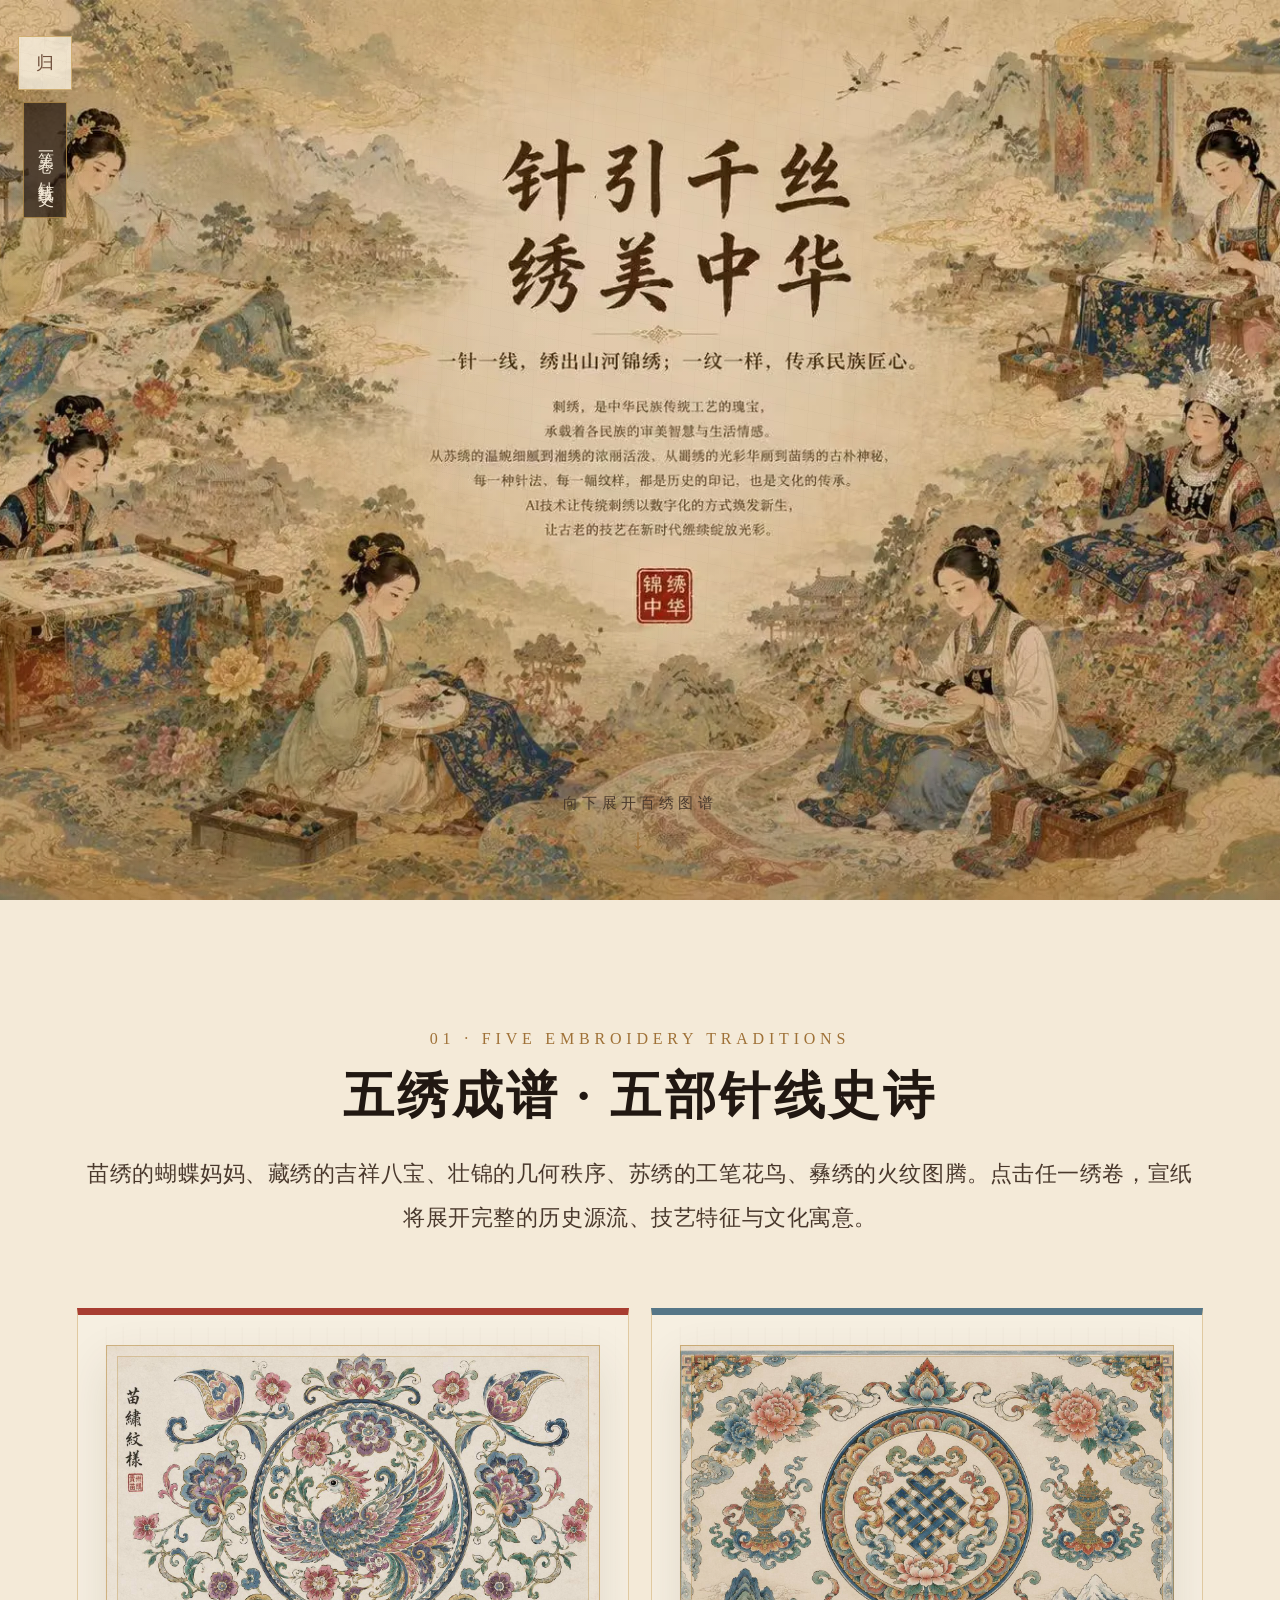
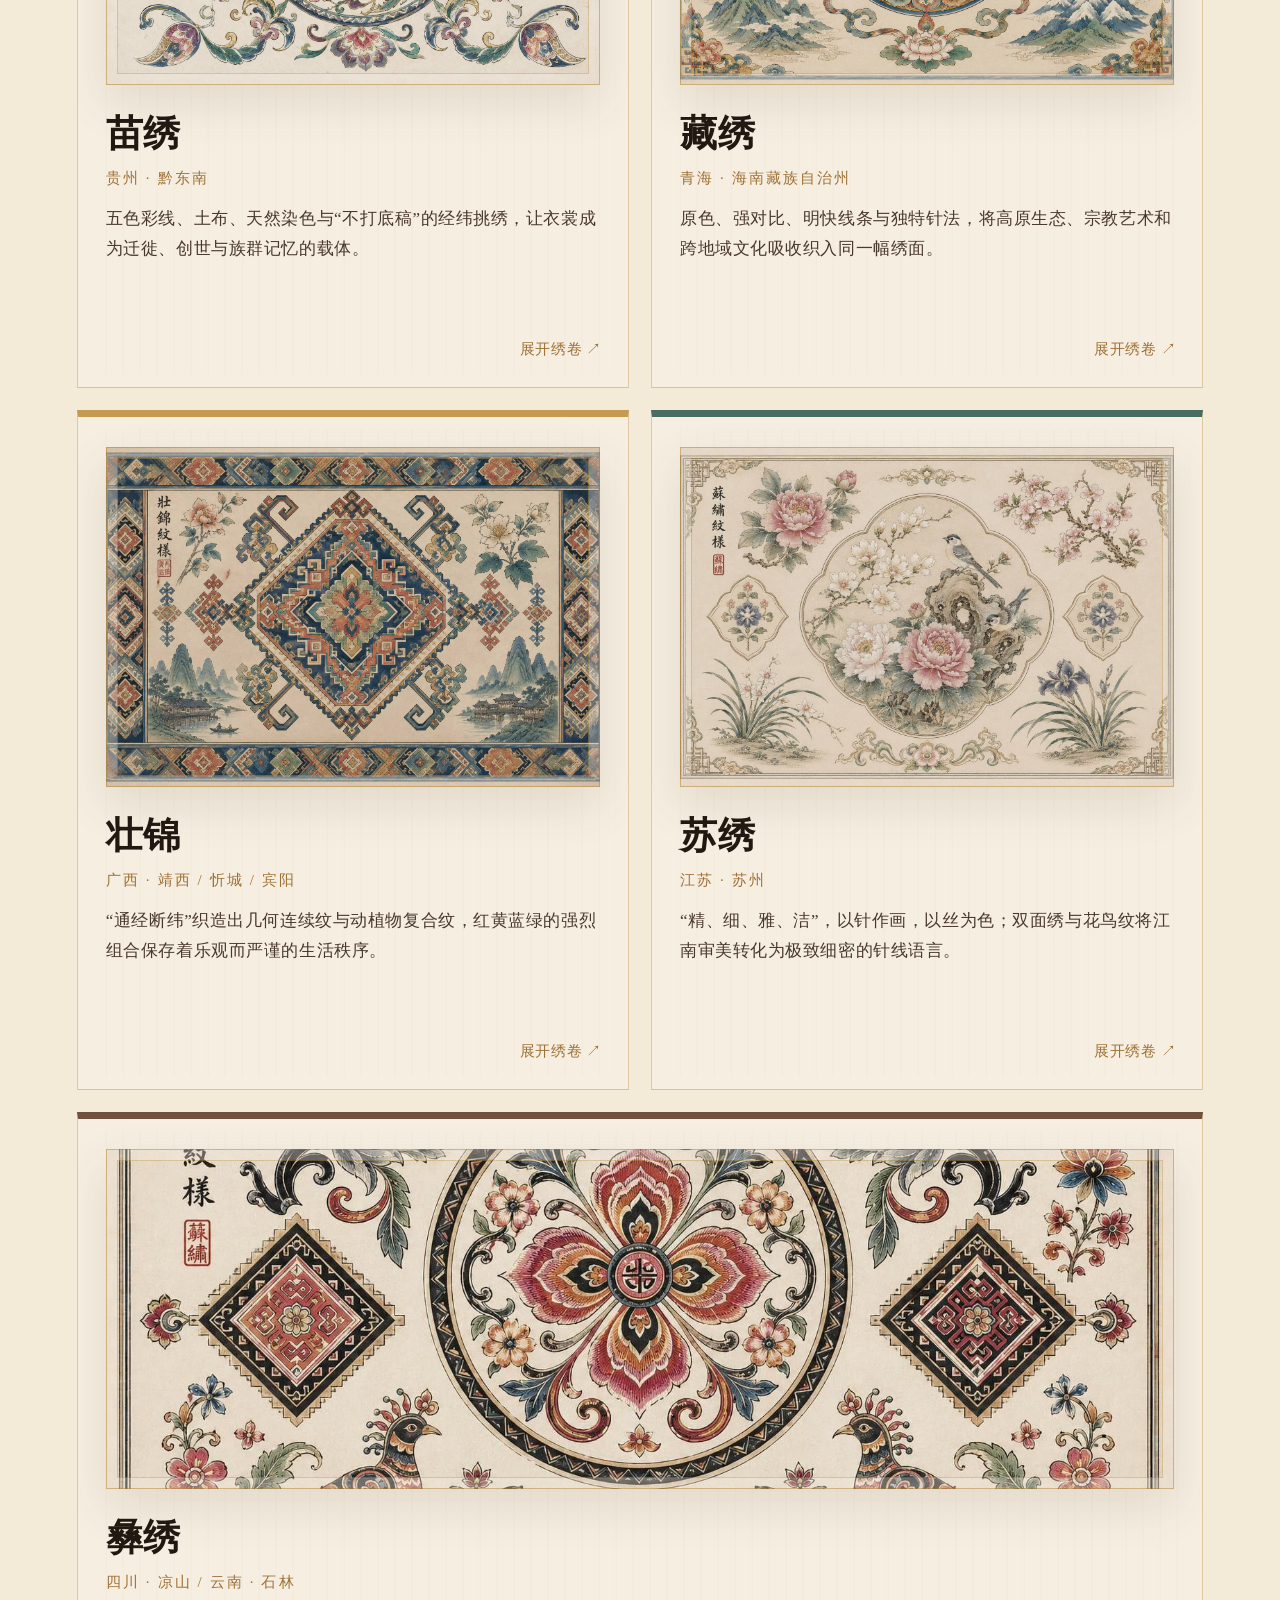
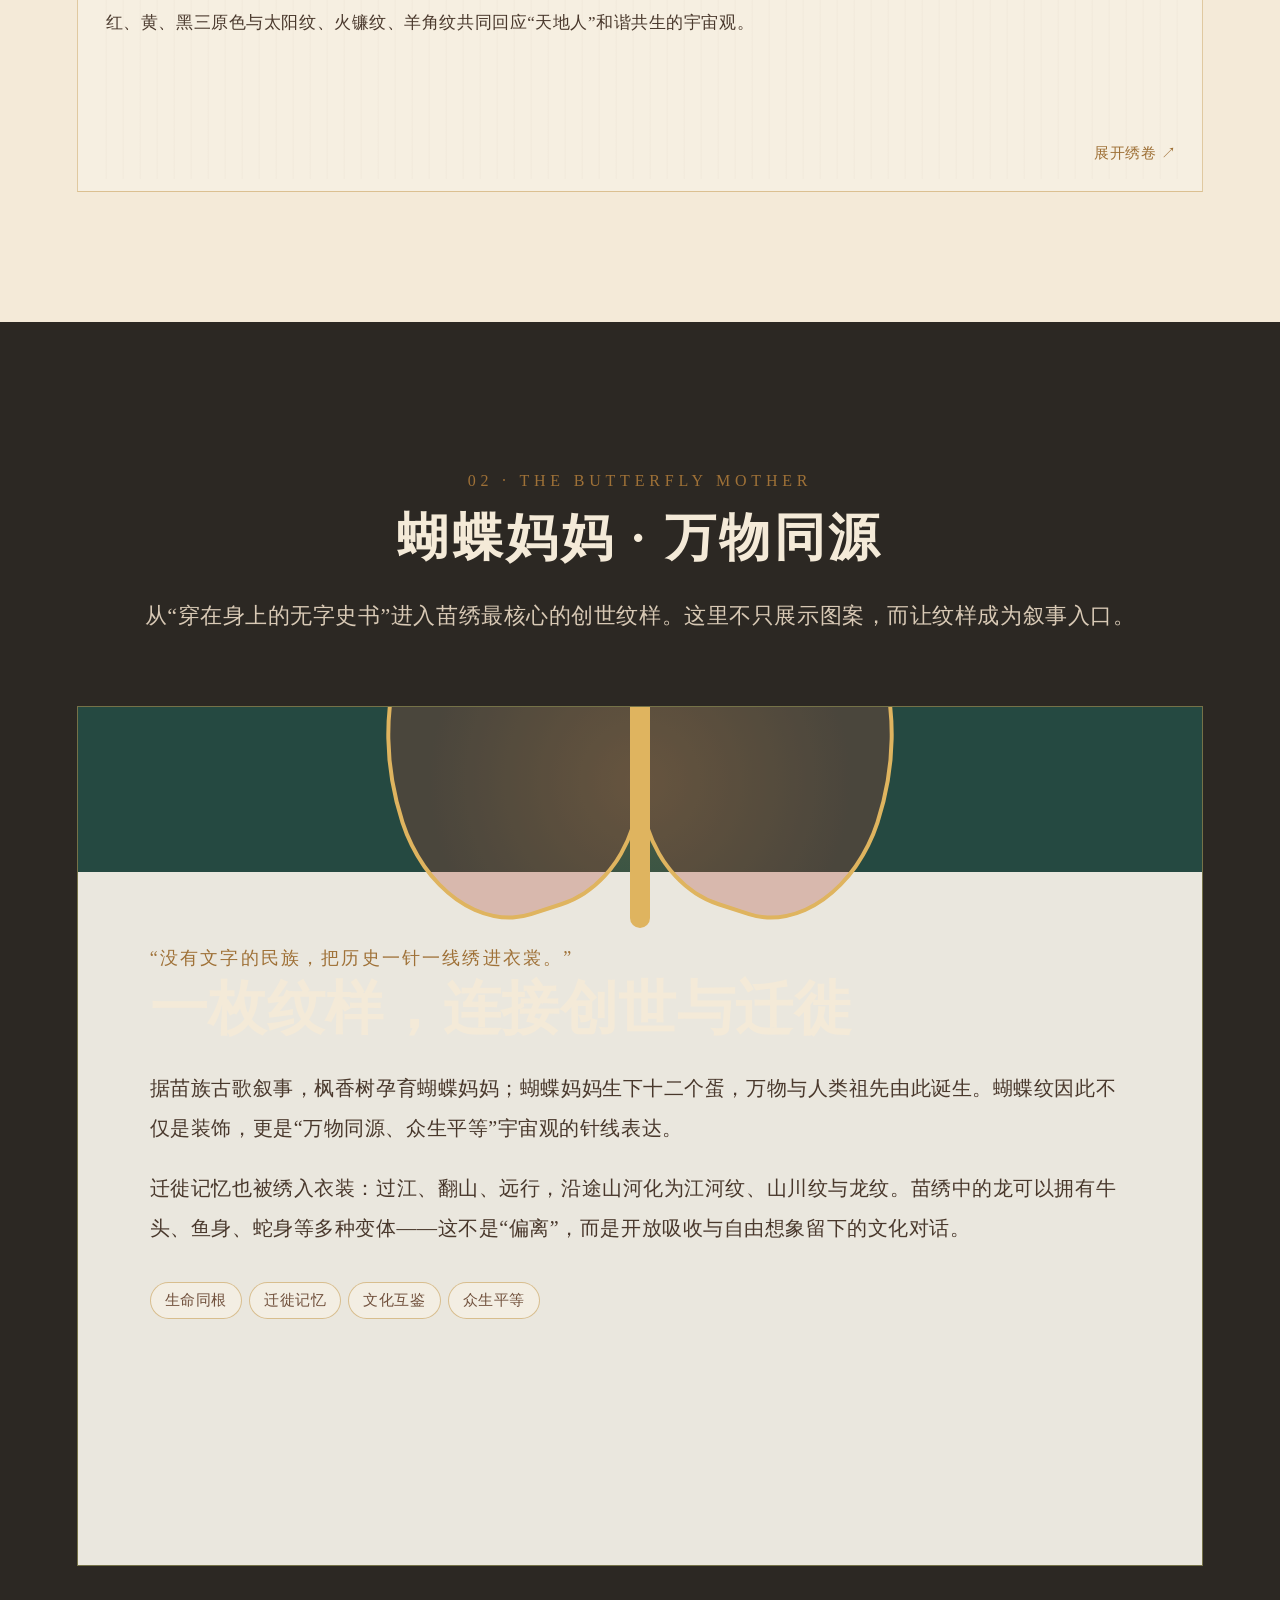
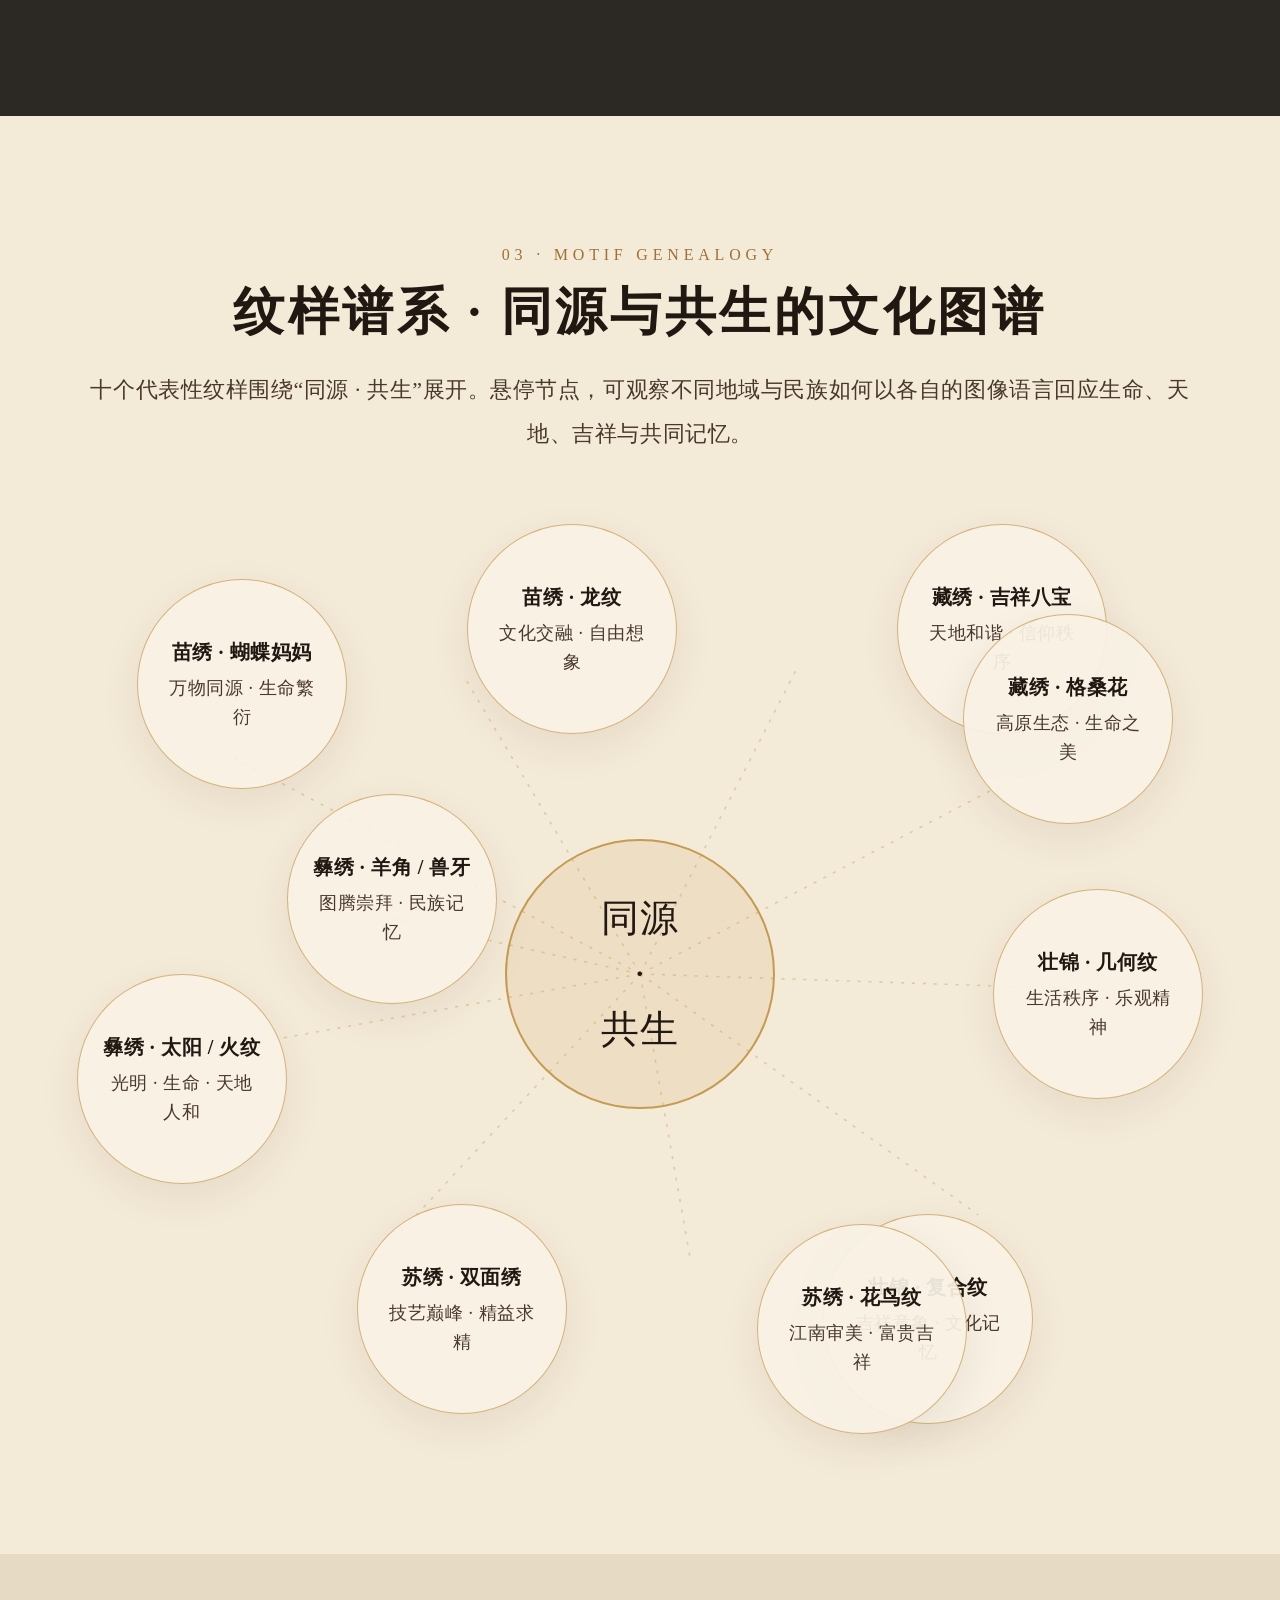
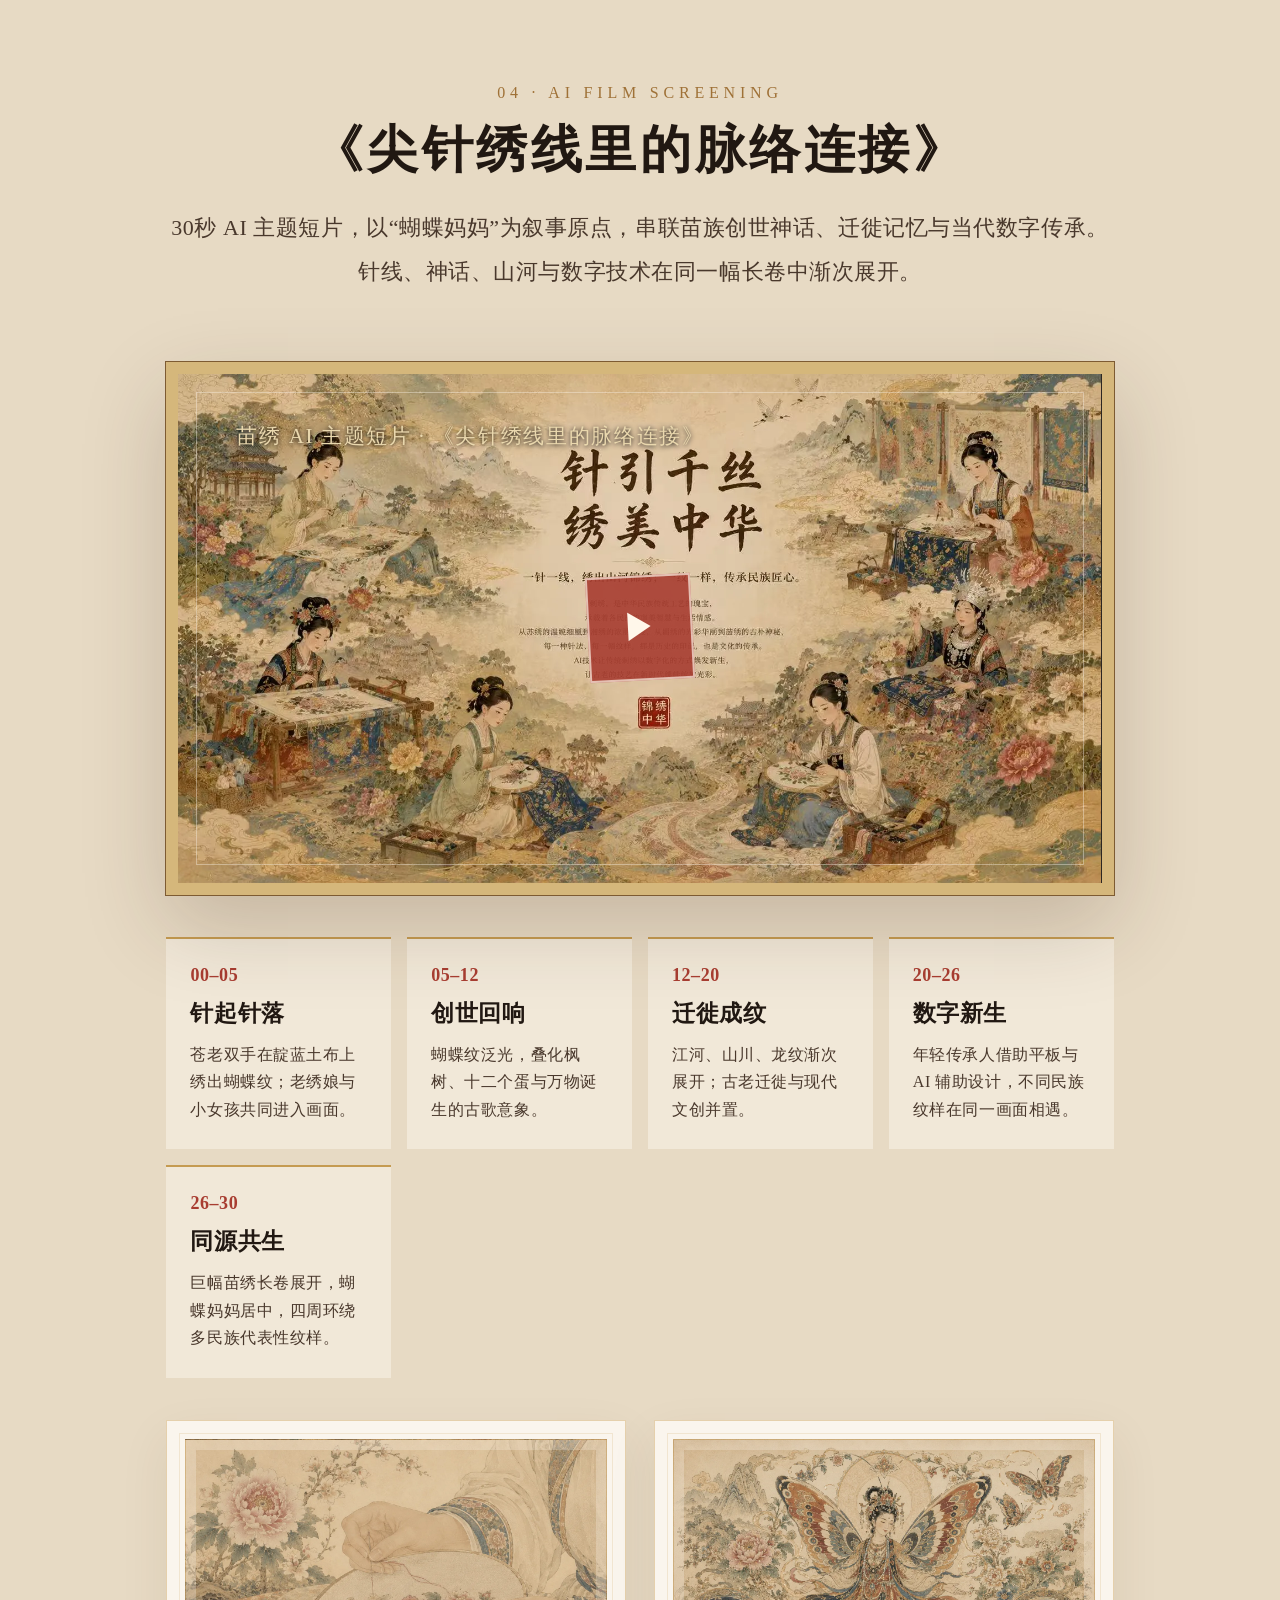
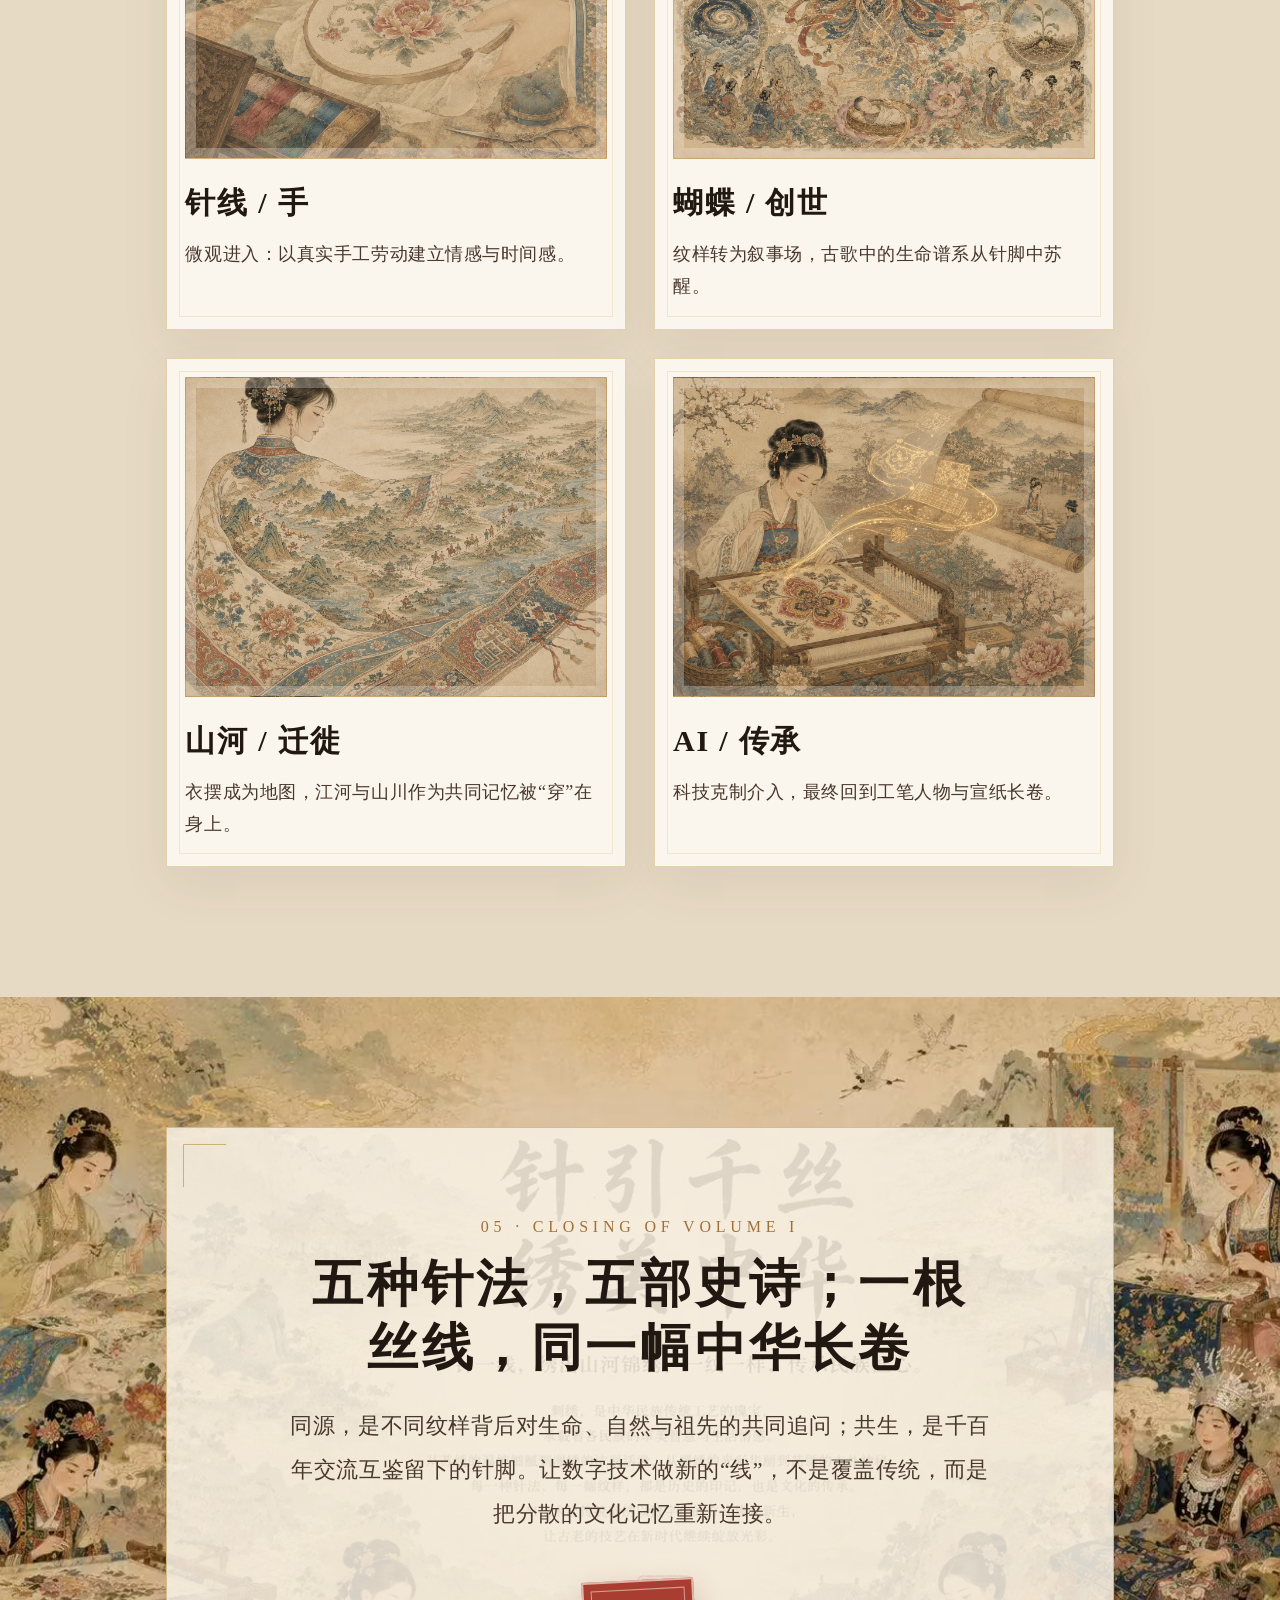
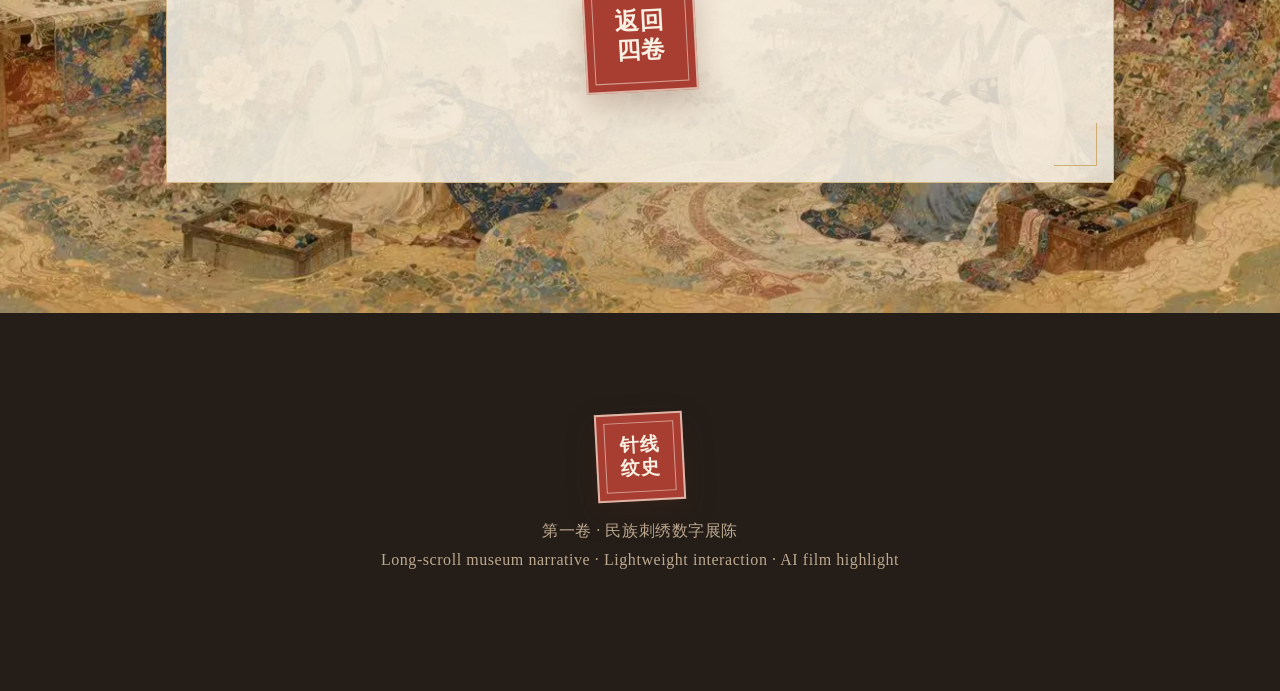
<file: tongxin_site-7-github-pages-ready/embroidery.html>
<!doctype html>
<html lang="zh-CN">
<head>
<meta charset="utf-8">
<meta name="viewport" content="width=device-width,initial-scale=1,viewport-fit=cover">
<meta name="theme-color" content="#f4ead8">
<title>第一卷 · 针线纹史｜同心共绘</title>
<meta name="description" content="针线为路，纹样为史——苗绣、藏绣、壮锦、苏绣、彝绣的数字长卷展陈。">
<link rel="stylesheet" href="base.css">
</head>
<body>
<main class="site">
  <aside class="chapter-ribbon" aria-label="卷签导航"><a class="ribbon-home" href="index.html">归</a><div class="ribbon-mark">第一卷 · 针线纹史</div></aside>

  <section class="hero emb-hero">
    <div class="hero-copy reveal">
      <div class="eyebrow">第一卷 · THREADS AS ROADS, MOTIFS AS HISTORY</div>
      <h1>针线为路，纹样为史</h1>
      <h2>刺绣技艺系统</h2>
      <p>民族刺绣文明，一针一线绣出中华民族共同体的精神图谱。从西南深山到雪域高原，从江南水乡到八桂大地，纹样既保存各自的文化密码，也不断在交流中彼此照见。</p>
    </div>
    <div class="scroll-cue">向下展开百绣图谱</div>
  </section>

  <section class="section" id="five-stitches">
    <div class="section-heading reveal">
      <div class="section-kicker">01 · FIVE EMBROIDERY TRADITIONS</div>
      <h2 class="section-title">五绣成谱 · 五部针线史诗</h2>
      <p class="section-lead">苗绣的蝴蝶妈妈、藏绣的吉祥八宝、壮锦的几何秩序、苏绣的工笔花鸟、彝绣的火纹图腾。点击任一绣卷，宣纸将展开完整的历史源流、技艺特征与文化寓意。</p>
    </div>

    <div class="silk-row reveal">
      <article class="silk-panel ink-hover" style="--accent:#a83d31" data-dialog data-dialog-id="tpl-miao" data-title="苗绣 · 穿在身上的无字史书" data-meta="贵州 · 黔东南">
        <div class="motif-art motif-photo" style="background-image:url('assets/details/embroidery-miao.jpg')" aria-hidden="true"></div>
        <h3>苗绣</h3><div class="silk-region">贵州 · 黔东南</div>
        <p>五色彩线、土布、天然染色与“不打底稿”的经纬挑绣，让衣裳成为迁徙、创世与族群记忆的载体。</p><span class="silk-open">展开绣卷 ↗</span>
      </article>
      <article class="silk-panel ink-hover" style="--accent:#557687" data-dialog data-dialog-id="tpl-tibet" data-title="藏绣 · 雪域高原的信仰之绣" data-meta="青海 · 海南藏族自治州">
        <div class="motif-art motif-photo" style="background-image:url('assets/details/embroidery-tibet.jpg')" aria-hidden="true"></div>
        <h3>藏绣</h3><div class="silk-region">青海 · 海南藏族自治州</div>
        <p>原色、强对比、明快线条与独特针法，将高原生态、宗教艺术和跨地域文化吸收织入同一幅绣面。</p><span class="silk-open">展开绣卷 ↗</span>
      </article>
      <article class="silk-panel ink-hover" style="--accent:#c59b51" data-dialog data-dialog-id="tpl-zhuang" data-title="壮锦 · 五彩斑斓的壮族记忆" data-meta="广西 · 靖西 / 忻城 / 宾阳">
        <div class="motif-art motif-photo" style="background-image:url('assets/details/embroidery-zhuang.jpg')" aria-hidden="true"></div>
        <h3>壮锦</h3><div class="silk-region">广西 · 靖西 / 忻城 / 宾阳</div>
        <p>“通经断纬”织造出几何连续纹与动植物复合纹，红黄蓝绿的强烈组合保存着乐观而严谨的生活秩序。</p><span class="silk-open">展开绣卷 ↗</span>
      </article>
      <article class="silk-panel ink-hover" style="--accent:#476d63" data-dialog data-dialog-id="tpl-suzhou" data-title="苏绣 · 指尖上的千年江南" data-meta="江苏 · 苏州">
        <div class="motif-art motif-photo" style="background-image:url('assets/details/embroidery-suzhou.jpg')" aria-hidden="true"></div>
        <h3>苏绣</h3><div class="silk-region">江苏 · 苏州</div>
        <p>“精、细、雅、洁”，以针作画，以丝为色；双面绣与花鸟纹将江南审美转化为极致细密的针线语言。</p><span class="silk-open">展开绣卷 ↗</span>
      </article>
      <article class="silk-panel ink-hover" style="--accent:#71513d" data-dialog data-dialog-id="tpl-yi" data-title="彝绣 · 火塘边的图腾史诗" data-meta="四川 · 凉山 / 云南 · 石林">
        <div class="motif-art motif-photo" style="background-image:url('assets/details/embroidery-yi.jpg')" aria-hidden="true"></div>
        <h3>彝绣</h3><div class="silk-region">四川 · 凉山 / 云南 · 石林</div>
        <p>红、黄、黑三原色与太阳纹、火镰纹、羊角纹共同回应“天地人”和谐共生的宇宙观。</p><span class="silk-open">展开绣卷 ↗</span>
      </article>
    </div>
  </section>

  <section class="section section-dark" style="padding-top:150px;padding-bottom:150px">
    <div class="section-heading reveal">
      <div class="section-kicker">02 · THE BUTTERFLY MOTHER</div>
      <h2 class="section-title">蝴蝶妈妈 · 万物同源</h2>
      <p class="section-lead">从“穿在身上的无字史书”进入苗绣最核心的创世纹样。这里不只展示图案，而让纹样成为叙事入口。</p>
    </div>
    <div class="butterfly-story reveal">
      <div class="butterfly-art">
        <div class="big-butterfly" aria-hidden="true"><i class="wing left"></i><i class="wing right"></i><i class="bodyline"></i></div>
      </div>
      <div class="butterfly-copy">
        <div class="poem">“没有文字的民族，把历史一针一线绣进衣裳。”</div>
        <h3>一枚纹样，连接创世与迁徙</h3>
        <p>据苗族古歌叙事，枫香树孕育蝴蝶妈妈；蝴蝶妈妈生下十二个蛋，万物与人类祖先由此诞生。蝴蝶纹因此不仅是装饰，更是“万物同源、众生平等”宇宙观的针线表达。</p>
        <p>迁徙记忆也被绣入衣装：过江、翻山、远行，沿途山河化为江河纹、山川纹与龙纹。苗绣中的龙可以拥有牛头、鱼身、蛇身等多种变体——这不是“偏离”，而是开放吸收与自由想象留下的文化对话。</p>
        <div style="margin-top:34px"><span class="ink-chip">生命同根</span><span class="ink-chip">迁徙记忆</span><span class="ink-chip">文化互鉴</span><span class="ink-chip">众生平等</span></div>
      </div>
    </div>
  </section>

  <section class="section" id="genealogy">
    <div class="section-heading reveal">
      <div class="section-kicker">03 · MOTIF GENEALOGY</div>
      <h2 class="section-title">纹样谱系 · 同源与共生的文化图谱</h2>
      <p class="section-lead">十个代表性纹样围绕“同源 · 共生”展开。悬停节点，可观察不同地域与民族如何以各自的图像语言回应生命、天地、吉祥与共同记忆。</p>
    </div>
    <div class="gene-map reveal">
      <svg class="gene-lines" viewBox="0 0 1450 900" aria-hidden="true">
        <g fill="none" stroke="#c59b51" stroke-width="2" stroke-opacity=".42" stroke-dasharray="4 10">
          <path d="M725 450 L180 160 M725 450 L500 70 M725 450 L925 60 M725 450 L1260 170 M725 450 L1320 470 M725 450 L1160 760 M725 450 L790 820 M725 450 L400 800 M725 450 L110 560 M725 450 L320 360"/>
        </g>
      </svg>
      <div class="gene-core">同源<br>·<br>共生</div>
      <div class="gene-node" style="left:60px;top:55px"><span><b>苗绣 · 蝴蝶妈妈</b>万物同源 · 生命繁衍</span></div>
      <div class="gene-node" style="left:390px;top:0"><span><b>苗绣 · 龙纹</b>文化交融 · 自由想象</span></div>
      <div class="gene-node" style="left:820px;top:0"><span><b>藏绣 · 吉祥八宝</b>天地和谐 · 信仰秩序</span></div>
      <div class="gene-node" style="right:30px;top:90px"><span><b>藏绣 · 格桑花</b>高原生态 · 生命之美</span></div>
      <div class="gene-node" style="right:0;top:365px"><span><b>壮锦 · 几何纹</b>生活秩序 · 乐观精神</span></div>
      <div class="gene-node" style="right:170px;bottom:0"><span><b>壮锦 · 复合纹</b>吉祥意象 · 文化记忆</span></div>
      <div class="gene-node" style="left:680px;bottom:-10px"><span><b>苏绣 · 花鸟纹</b>江南审美 · 富贵吉祥</span></div>
      <div class="gene-node" style="left:280px;bottom:10px"><span><b>苏绣 · 双面绣</b>技艺巅峰 · 精益求精</span></div>
      <div class="gene-node" style="left:0;top:450px"><span><b>彝绣 · 太阳 / 火纹</b>光明 · 生命 · 天地人和</span></div>
      <div class="gene-node" style="left:210px;top:270px"><span><b>彝绣 · 羊角 / 兽牙</b>图腾崇拜 · 民族记忆</span></div>
    </div>
  </section>

  <section class="section narrow" style="background:#e7dac4" id="film">
    <div class="section-heading reveal">
      <div class="section-kicker">04 · AI FILM SCREENING</div>
      <h2 class="section-title">《尖针绣线里的脉络连接》</h2>
      <p class="section-lead">30秒 AI 主题短片，以“蝴蝶妈妈”为叙事原点，串联苗族创世神话、迁徙记忆与当代数字传承。针线、神话、山河与数字技术在同一幅长卷中渐次展开。</p>
    </div>
    <div class="video-frame reveal" data-label="苗绣 AI 主题短片 · 《尖针绣线里的脉络连接》">
      <video class="real-video" poster="assets/embroidery-hero.webp" playsinline preload="metadata">
        <source src="assets/embroidery-film.mp4" type="video/mp4">
      </video>
      <div class="video-label">苗绣 AI 主题短片 · 《尖针绣线里的脉络连接》</div>
      <button class="play-seal" type="button" aria-label="播放视频">▶</button>
    </div>
    <div class="timeline reveal">
      <article><b>00–05</b><h4>针起针落</h4><p>苍老双手在靛蓝土布上绣出蝴蝶纹；老绣娘与小女孩共同进入画面。</p></article>
      <article><b>05–12</b><h4>创世回响</h4><p>蝴蝶纹泛光，叠化枫树、十二个蛋与万物诞生的古歌意象。</p></article>
      <article><b>12–20</b><h4>迁徙成纹</h4><p>江河、山川、龙纹渐次展开；古老迁徙与现代文创并置。</p></article>
      <article><b>20–26</b><h4>数字新生</h4><p>年轻传承人借助平板与 AI 辅助设计，不同民族纹样在同一画面相遇。</p></article>
      <article><b>26–30</b><h4>同源共生</h4><p>巨幅苗绣长卷展开，蝴蝶妈妈居中，四周环绕多民族代表性纹样。</p></article>
    </div>
    <div class="overview-cards reveal embroidery-concepts">
      <article class="overview-card ink-hover">
        <div class="overview-thumb" style="background-image:url('assets/home-hand.webp')"></div>
        <h3>针线 / 手</h3>
        <p>微观进入：以真实手工劳动建立情感与时间感。</p>
      </article>
      <article class="overview-card ink-hover">
        <div class="overview-thumb" style="background-image:url('assets/home-butterfly.webp')"></div>
        <h3>蝴蝶 / 创世</h3>
        <p>纹样转为叙事场，古歌中的生命谱系从针脚中苏醒。</p>
      </article>
      <article class="overview-card ink-hover">
        <div class="overview-thumb" style="background-image:url('assets/home-migration.webp')"></div>
        <h3>山河 / 迁徙</h3>
        <p>衣摆成为地图，江河与山川作为共同记忆被“穿”在身上。</p>
      </article>
      <article class="overview-card ink-hover">
        <div class="overview-thumb" style="background-image:url('assets/home-ai.webp')"></div>
        <h3>AI / 传承</h3>
        <p>科技克制介入，最终回到工笔人物与宣纸长卷。</p>
      </article>
    </div>
  </section>

  <section class="section narrow" style="min-height:760px;display:flex;align-items:center;background-image:url('assets/embroidery-hero.webp');background-size:cover;background-position:center bottom">
    <div class="scroll-paper reveal" style="width:100%;text-align:center;padding:90px 120px">
      <div class="section-kicker">05 · CLOSING OF VOLUME I</div>
      <h2 class="section-title">五种针法，五部史诗；一根丝线，同一幅中华长卷</h2>
      <p class="section-lead">同源，是不同纹样背后对生命、自然与祖先的共同追问；共生，是千百年交流互鉴留下的针脚。让数字技术做新的“线”，不是覆盖传统，而是把分散的文化记忆重新连接。</p>
      <div style="display:flex;justify-content:center;margin-top:44px"><a class="seal" href="index.html">返回<br>四卷</a></div>
    </div>
  </section>

  <footer class="footer"><div class="seal">针线<br>纹史</div><p>第一卷 · 民族刺绣数字展陈<br>Long-scroll museum narrative · Lightweight interaction · AI film highlight</p></footer>
</main>

<div class="dialog-backdrop" id="museumDialog" role="dialog" aria-modal="true" aria-label="绣种详情">
  <div class="dialog-sheet"><button class="dialog-close" type="button" aria-label="关闭">×</button><h3 data-dialog-title></h3><div class="dialog-meta" data-dialog-meta></div><div data-dialog-body></div></div>
</div>

<template id="tpl-miao"><img class="dialog-image" src="assets/details/embroidery-miao.jpg" alt="贵州苗绣纹样图"><p><strong>核心特征：</strong>苗绣被誉为苗族的“无字史书”。传统工序从织布、引纬、打紧、染布到绣花完整展开；五色彩线常以天然草木与矿物染色。许多绣娘不打底稿，而是数着底布经纬挑绣，色彩大胆、对比强烈。</p><p><strong>故事与寓意：</strong>迁徙叙事中，彩线成为记路的方法；过河、翻山、远行都可以被绣成符号。蝴蝶妈妈是最核心纹样之一，连接创世、生命繁衍与“万物同源”的宇宙观。苗绣龙纹又常出现牛头、鱼身等自由变体，体现开放的文化想象。</p></template>
<template id="tpl-tibet"><img class="dialog-image" src="assets/details/embroidery-tibet.jpg" alt="青海藏绣纹样图"><p><strong>核心特征：</strong>藏绣源于高原文化语境，色彩艳丽、线条明快、针法活泼，常使用原色而少用复杂过渡，因此形成纯厚、鲜明的视觉关系。</p><p><strong>故事与寓意：</strong>早期题材与寺院用品、唐卡及花卉纹样关系紧密，吉祥八宝、八瓣格桑花、雪莲等题材不断进入绣面。漫长发展中，藏绣吸收中原、中西亚与藏传佛教艺术手法，逐渐形成兼具信仰、生态与生活气息的高原文化现象。</p></template>
<template id="tpl-zhuang"><img class="dialog-image" src="assets/details/embroidery-zhuang.jpg" alt="广西壮锦纹样图"><p><strong>核心特征：</strong>壮锦以棉纱为经、彩色丝绒为纬，采用“通经断纬”工艺。红、黄、蓝、绿形成高对比组合，几何连续纹、动植物复合纹与多色块组合构成严谨而明快的秩序。</p><p><strong>故事与寓意：</strong>壮锦从生活用品、被面与床单一路走向壁挂、手包等现代文创。它既保存壮族生活经验和吉祥意象，也体现一种乐观、热烈而富有结构感的民族审美。</p></template>
<template id="tpl-suzhou"><img class="dialog-image" src="assets/details/embroidery-suzhou.jpg" alt="苏绣花鸟纹样图"><p><strong>核心特征：</strong>苏绣以“精、细、雅、洁”著称，强调“平、顺、和、柔、匀、光”。双面绣在同一底料正反两面形成轮廓一致、同样精美的图像，是技艺精度的集中体现。</p><p><strong>故事与寓意：</strong>江南水乡与丝绸传统为苏绣提供了文化土壤。明代以来，吴门画派推动书画与刺绣融合，“以针作画”逐渐成为苏绣的重要审美表达。花鸟、江南意象与细密针法共同塑造温婉、清雅的文化气质。</p></template>
<template id="tpl-yi"><img class="dialog-image" src="assets/details/embroidery-yi.jpg" alt="彝绣纹样图"><p><strong>核心特征：</strong>彝绣常以红、黄、黑为三大原色，技法包括挑花、贴花、盘花、锁花、补花等；太阳纹、火镰纹、羊角纹和兽牙纹等图腾题材具有鲜明识别度。</p><p><strong>故事与寓意：</strong>“火”象征净化、光明与生命延续；太阳纹回应对光明的向往，火焰纹承载节庆热情。红、黄、黑的关系常被解释为“天地人”和谐共生的视觉表达。千百年来，火塘边的针线把创世史诗、迁徙记忆与自然敬畏绣进日常服饰与生活用品。</p></template>

<script src="site.js"></script>
</body>
</html>
</file>
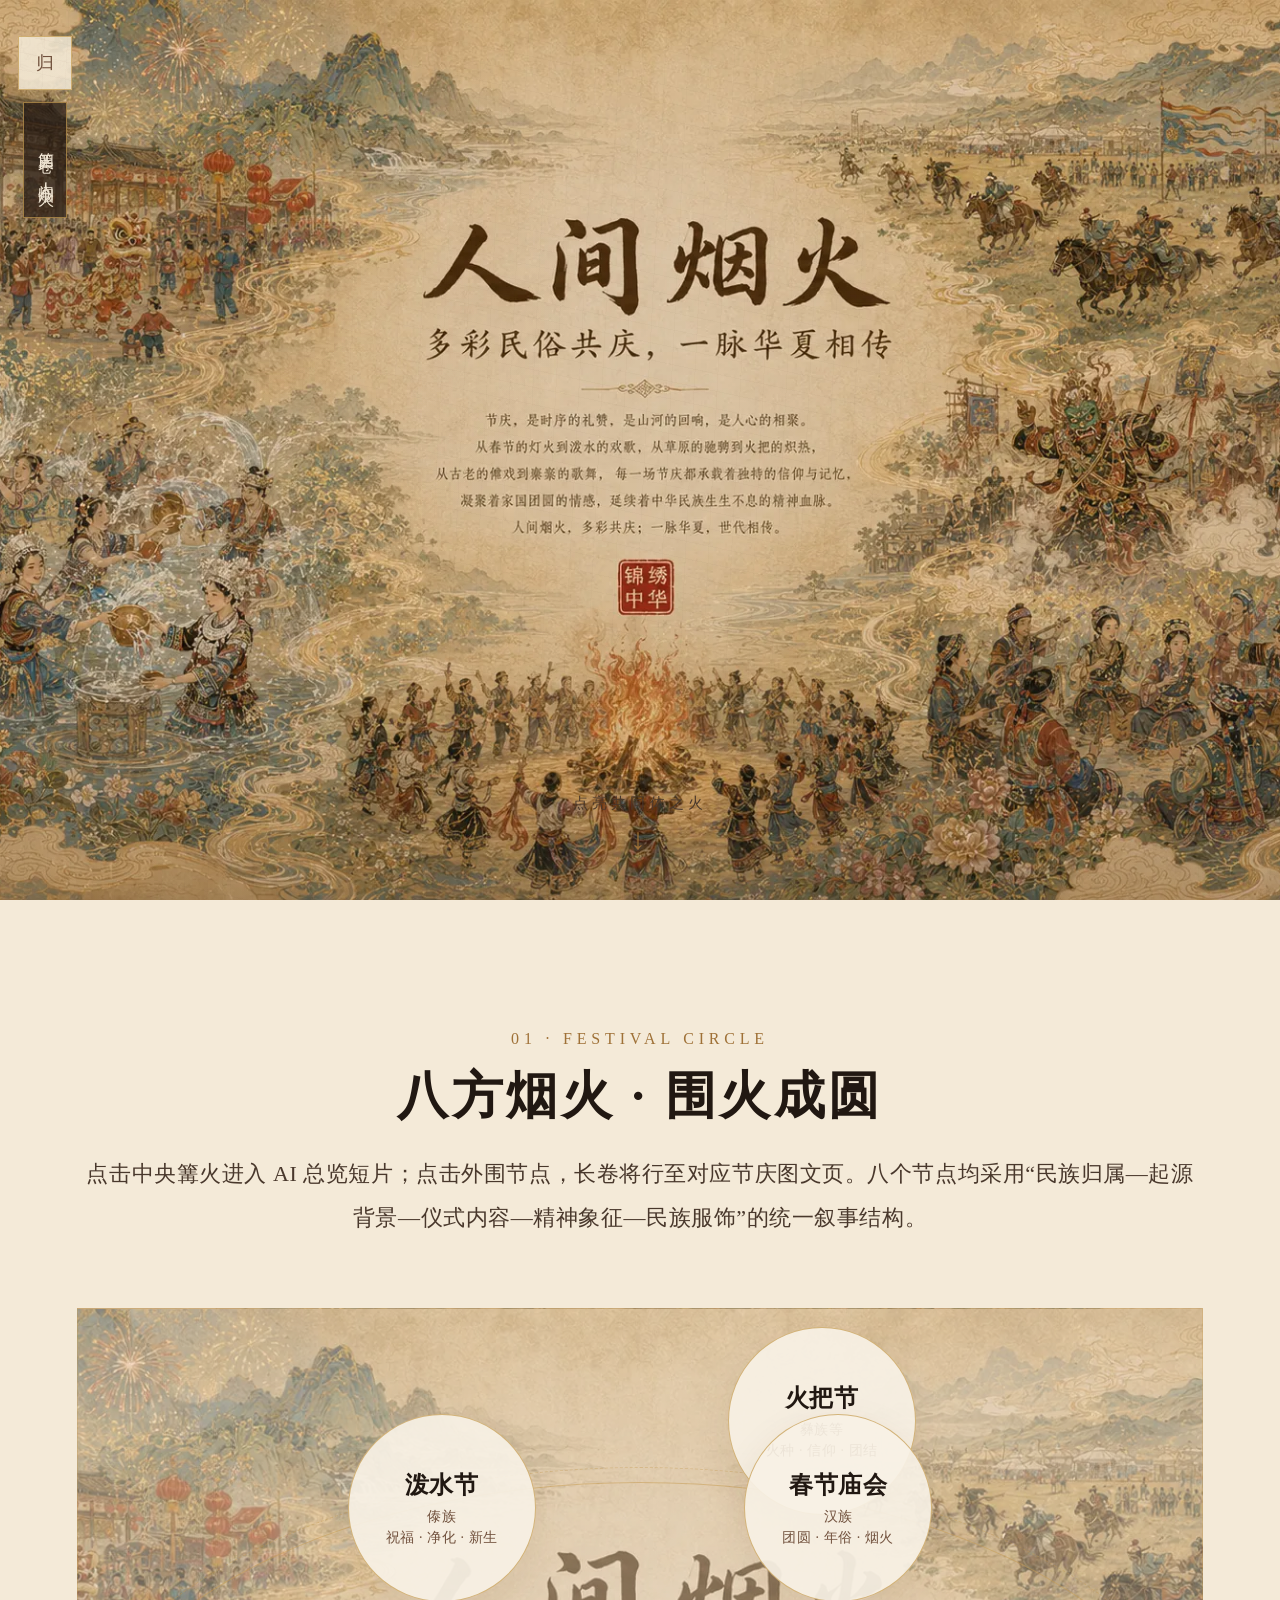
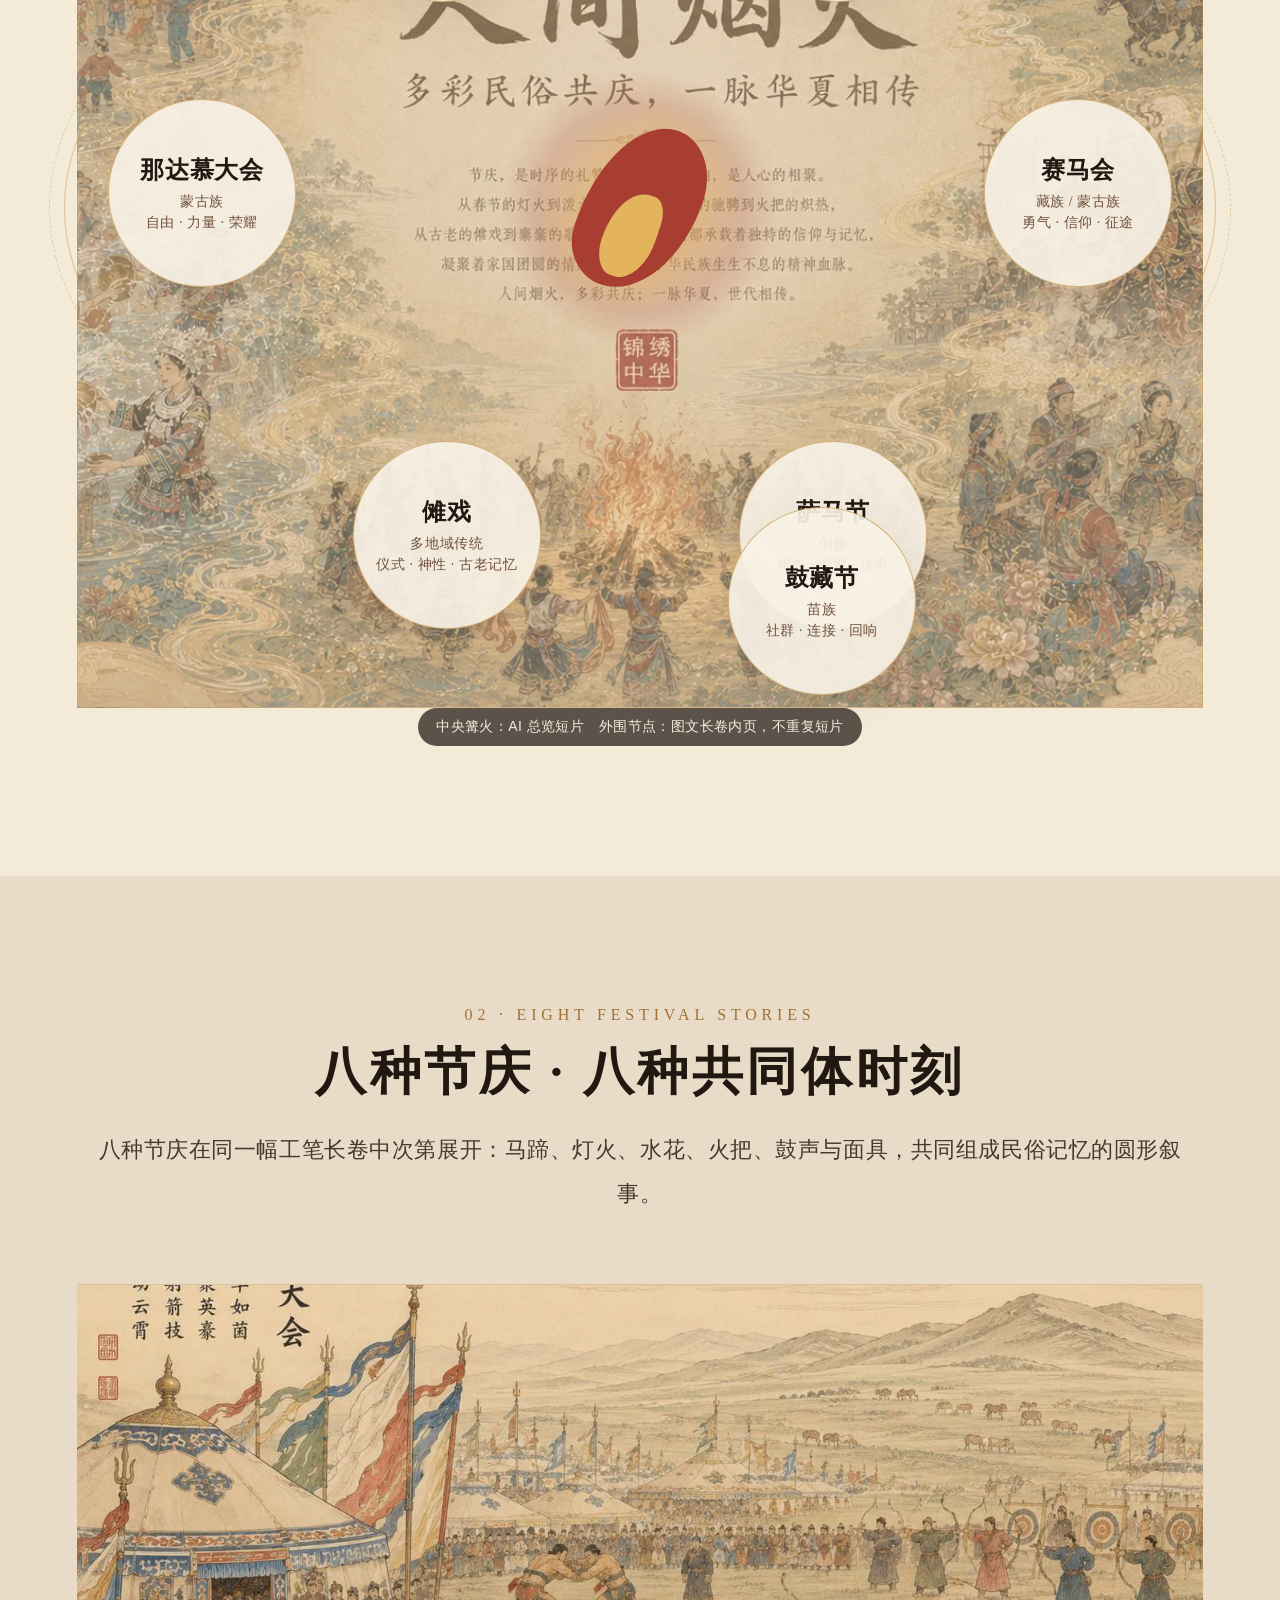
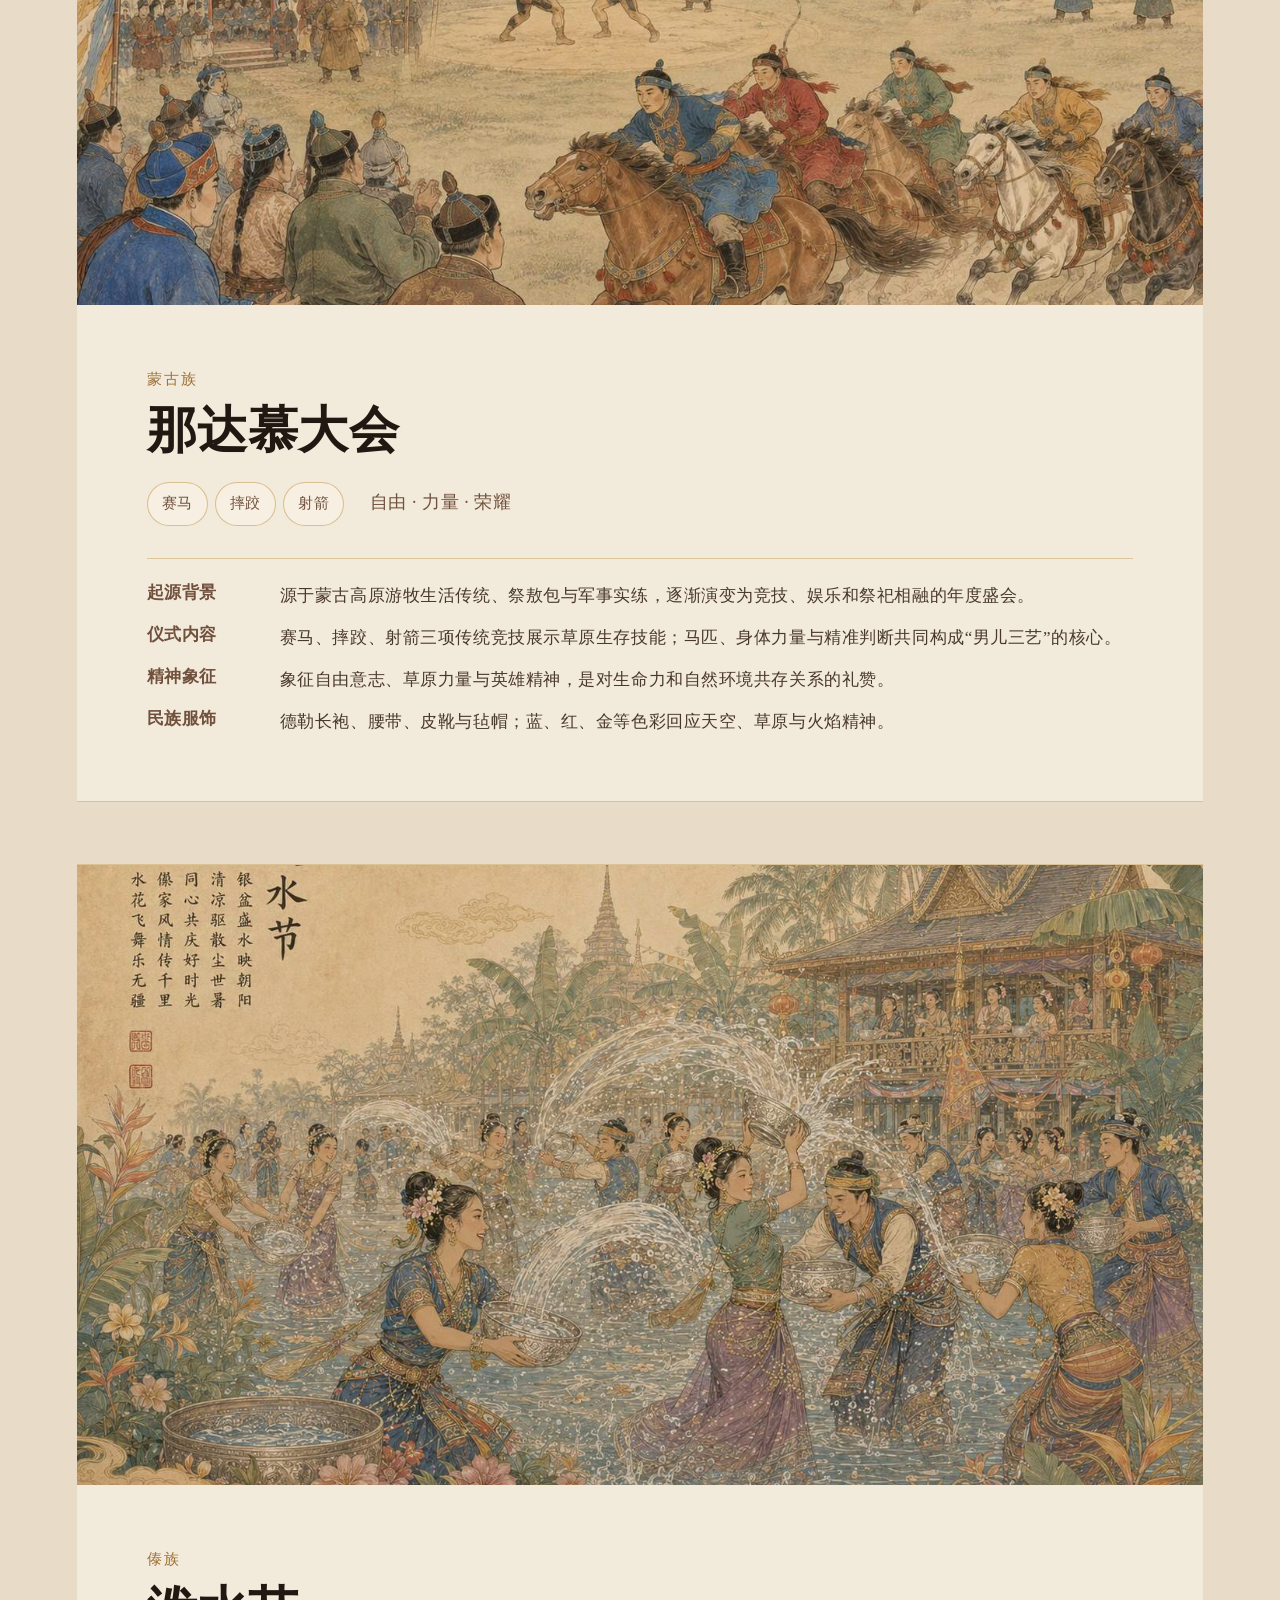
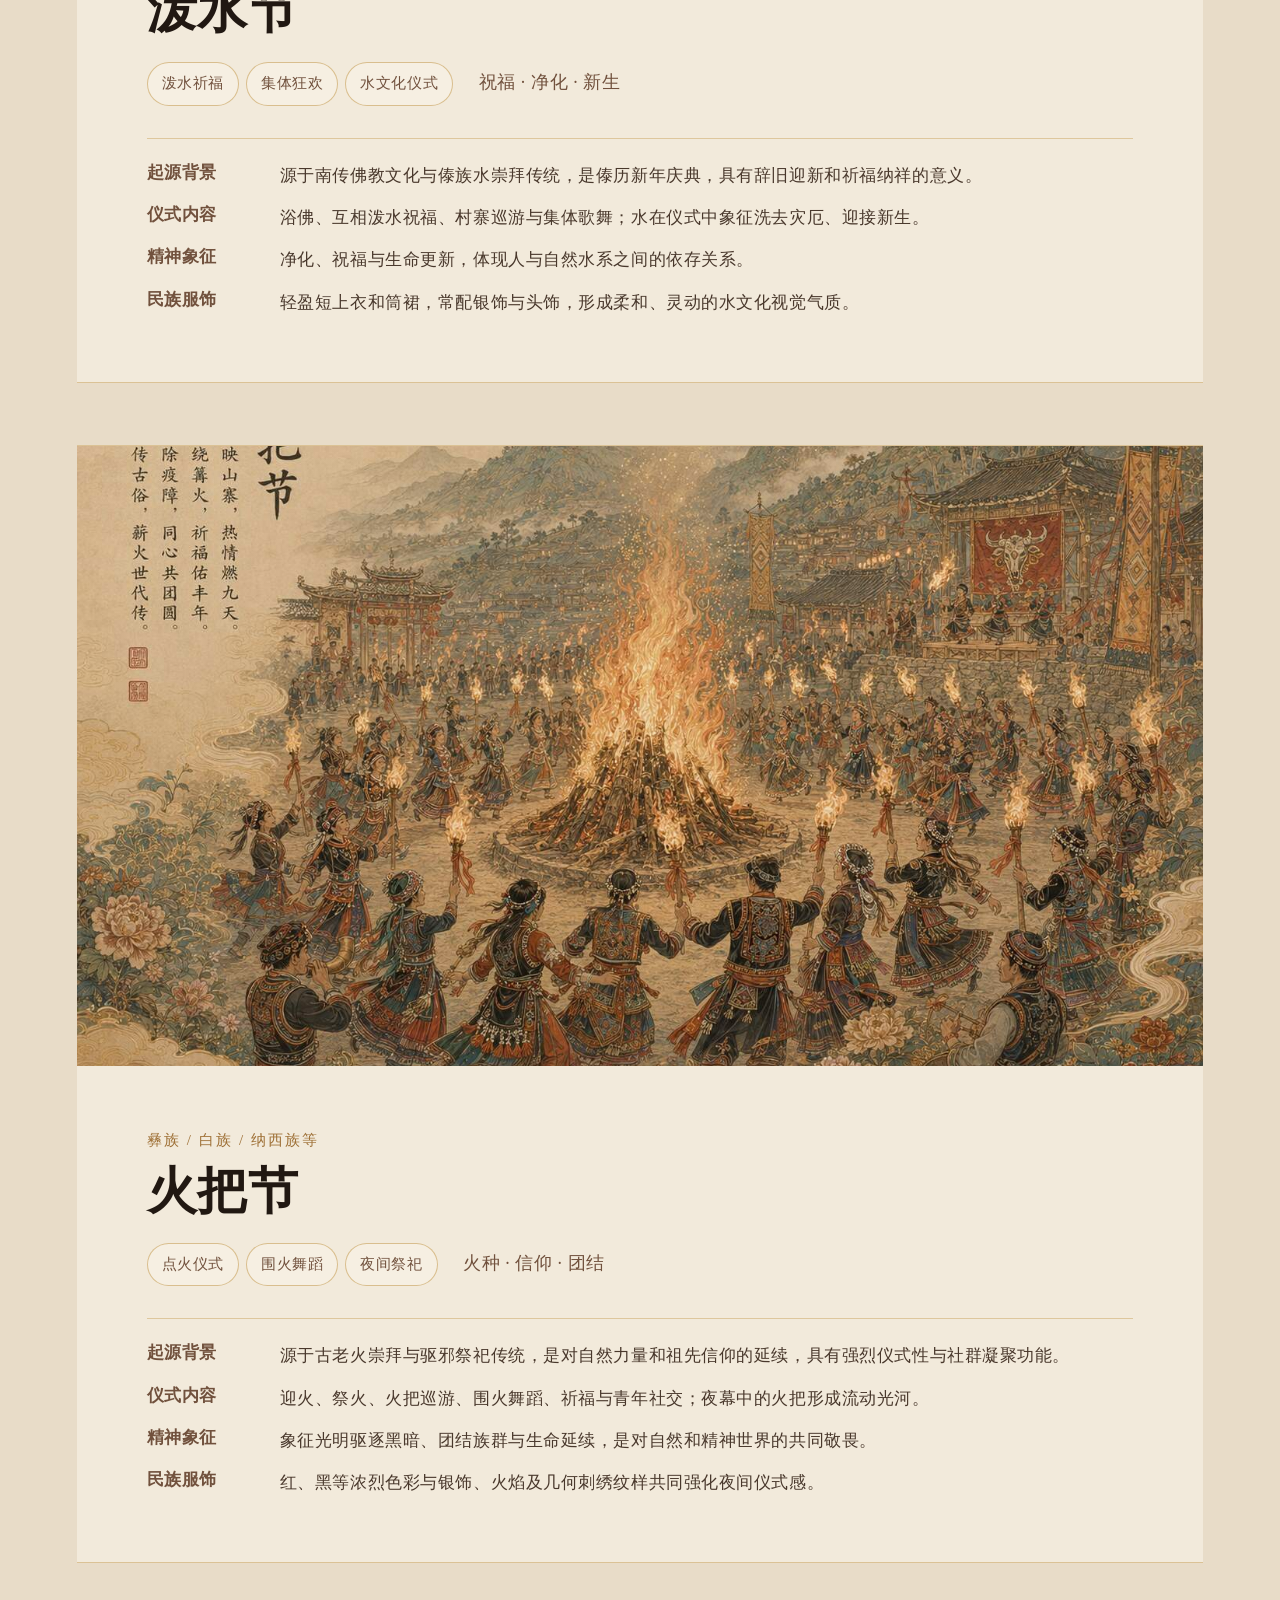
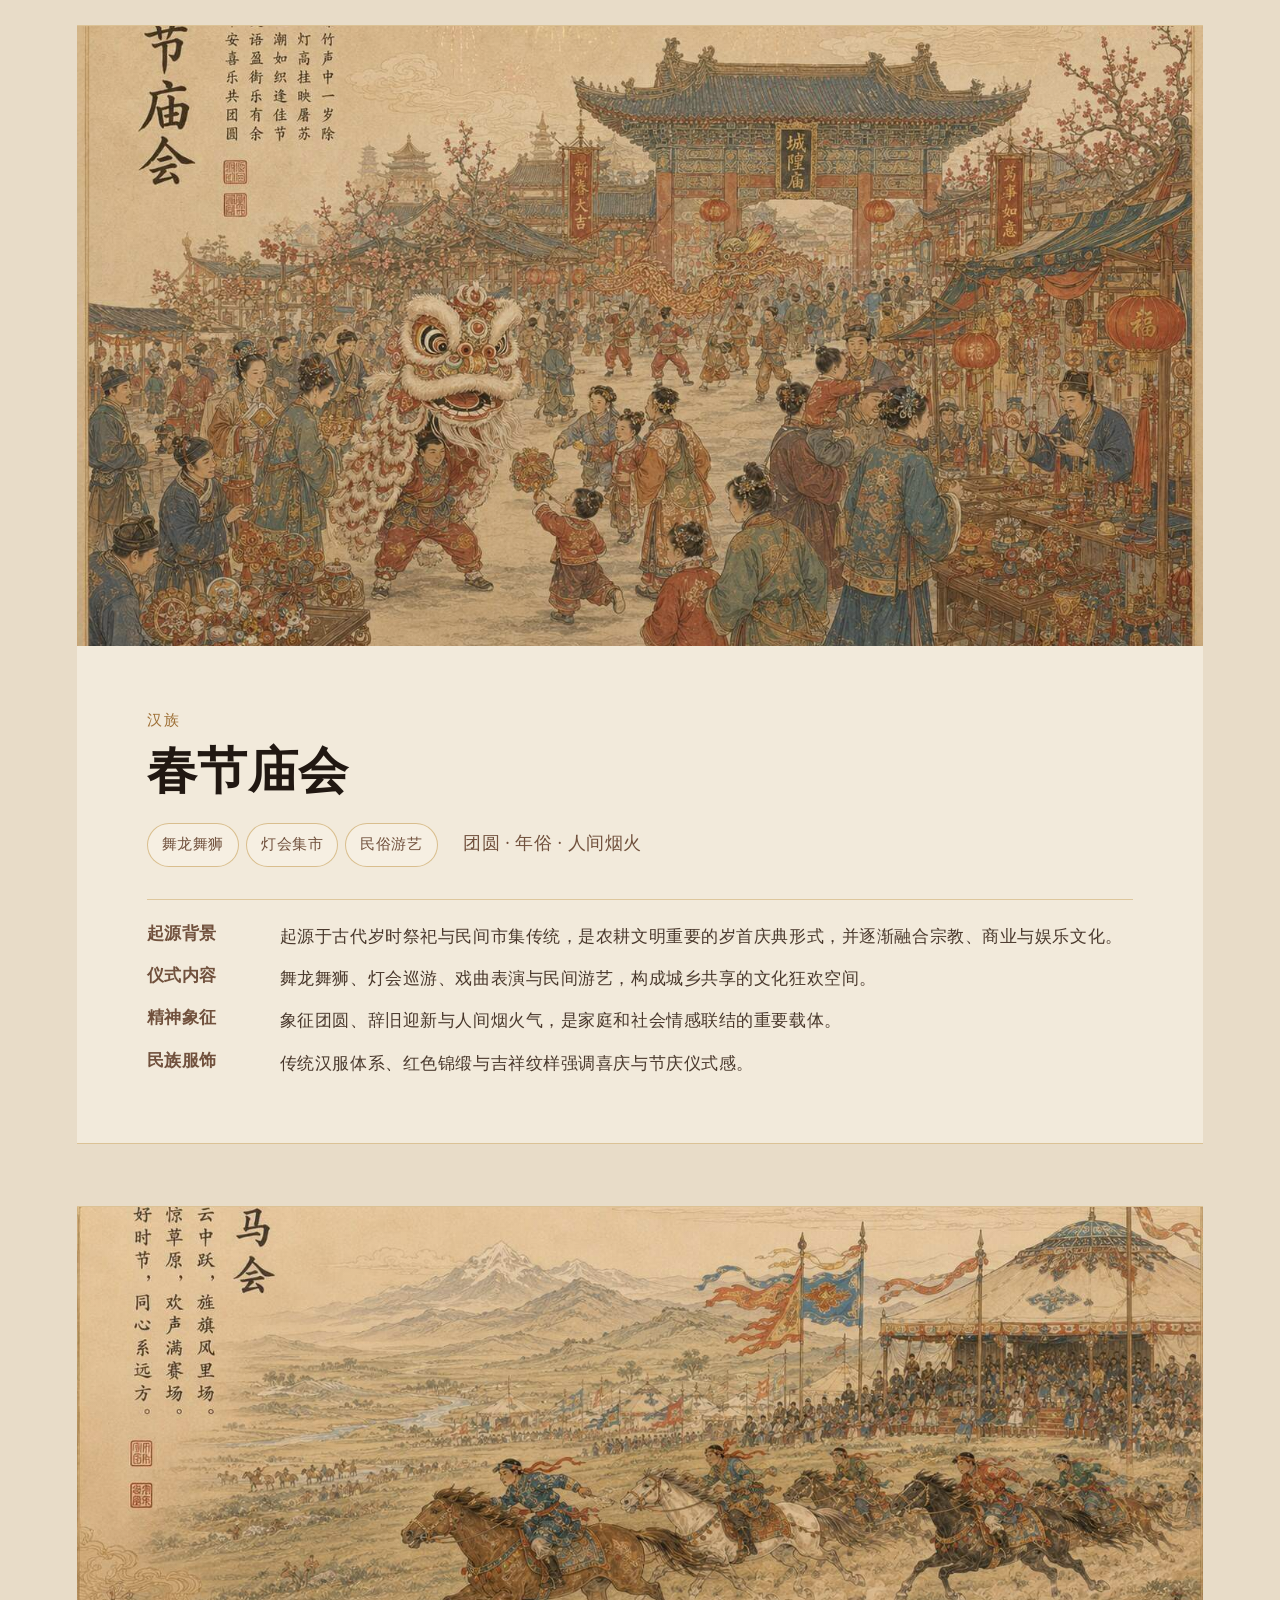
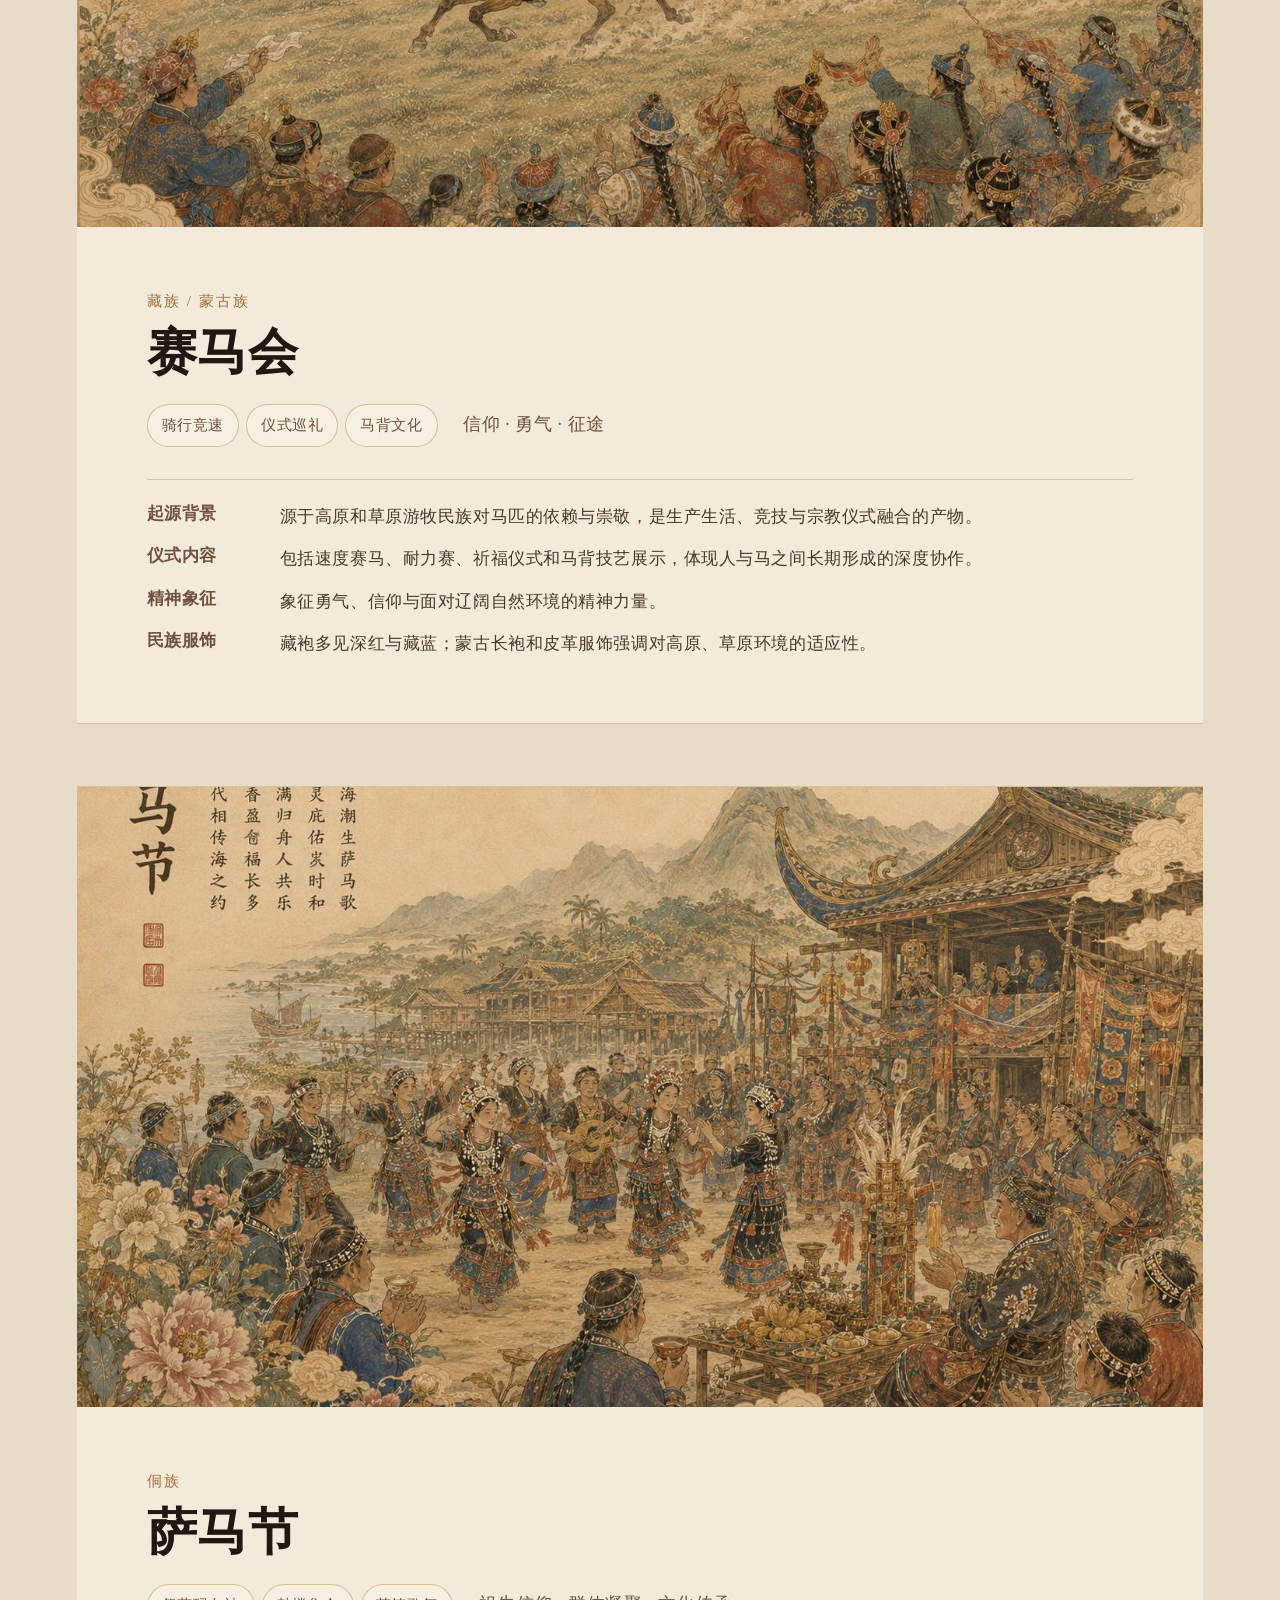
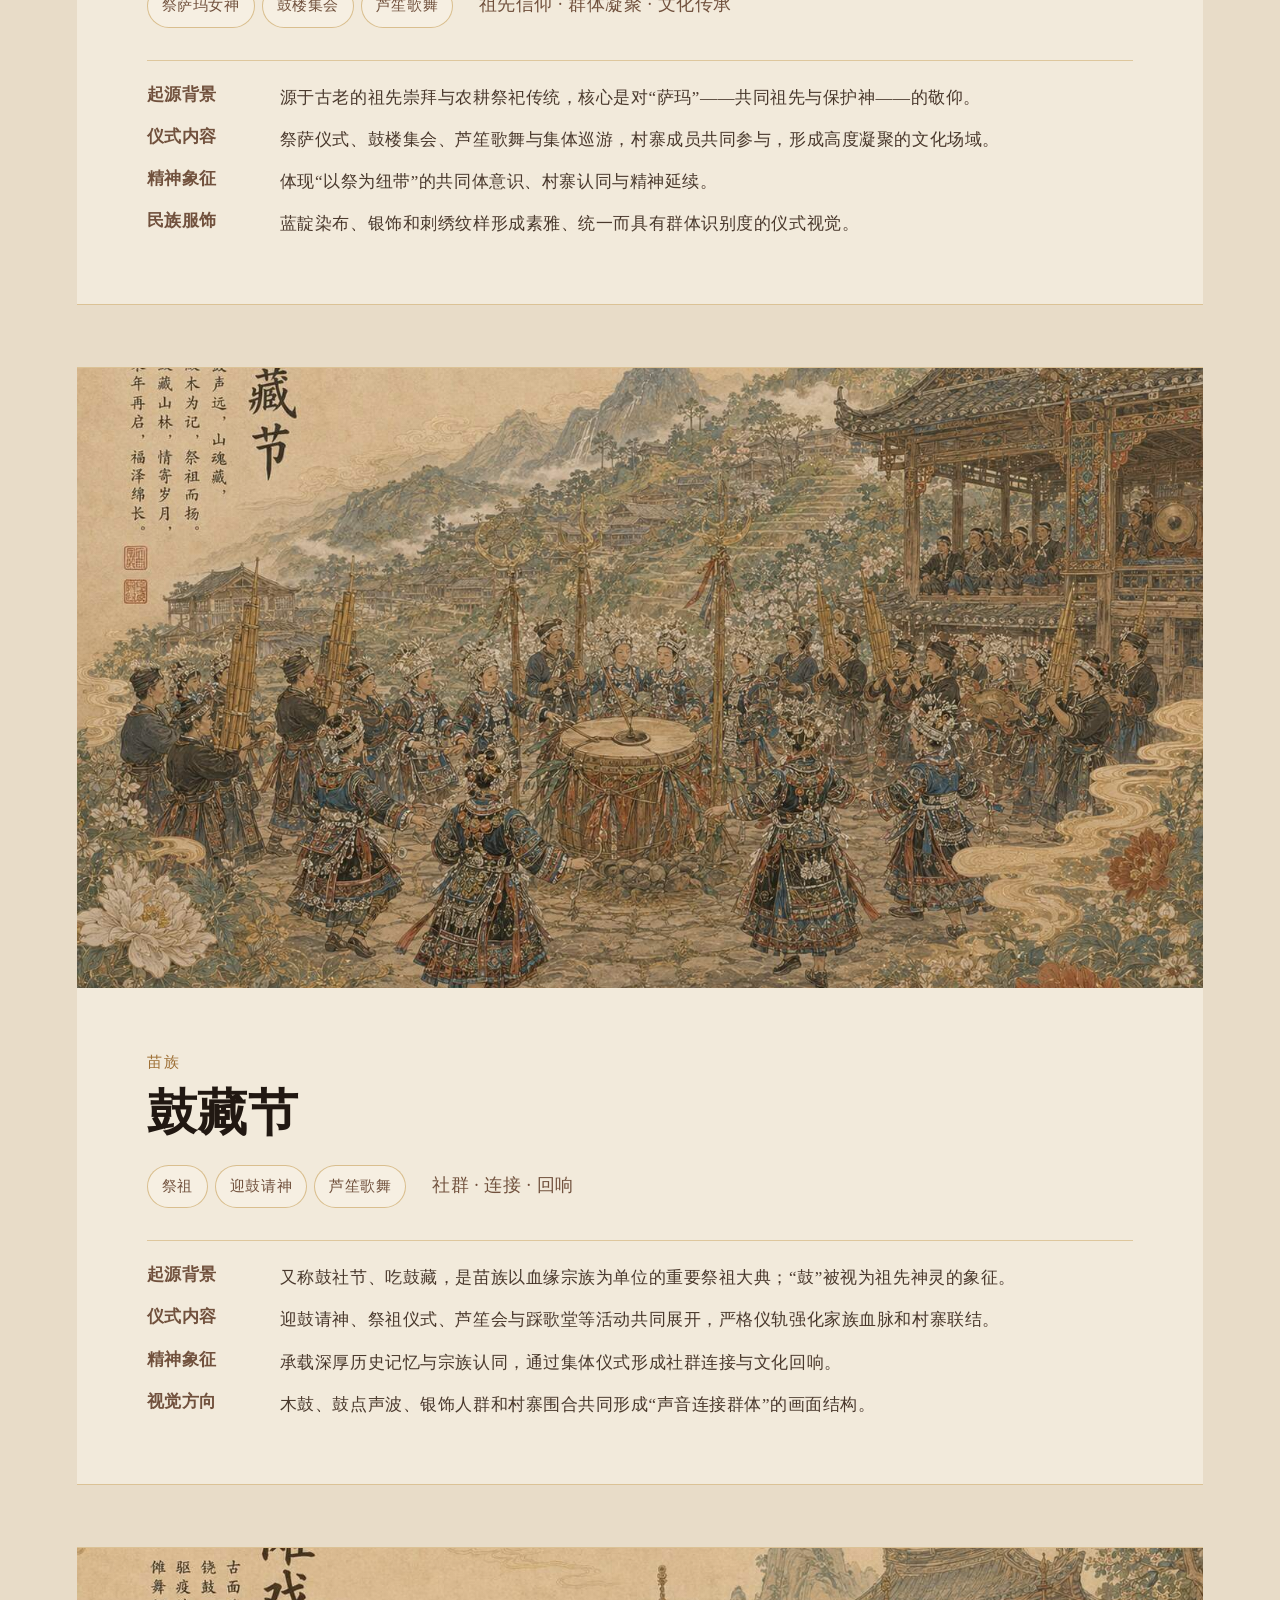
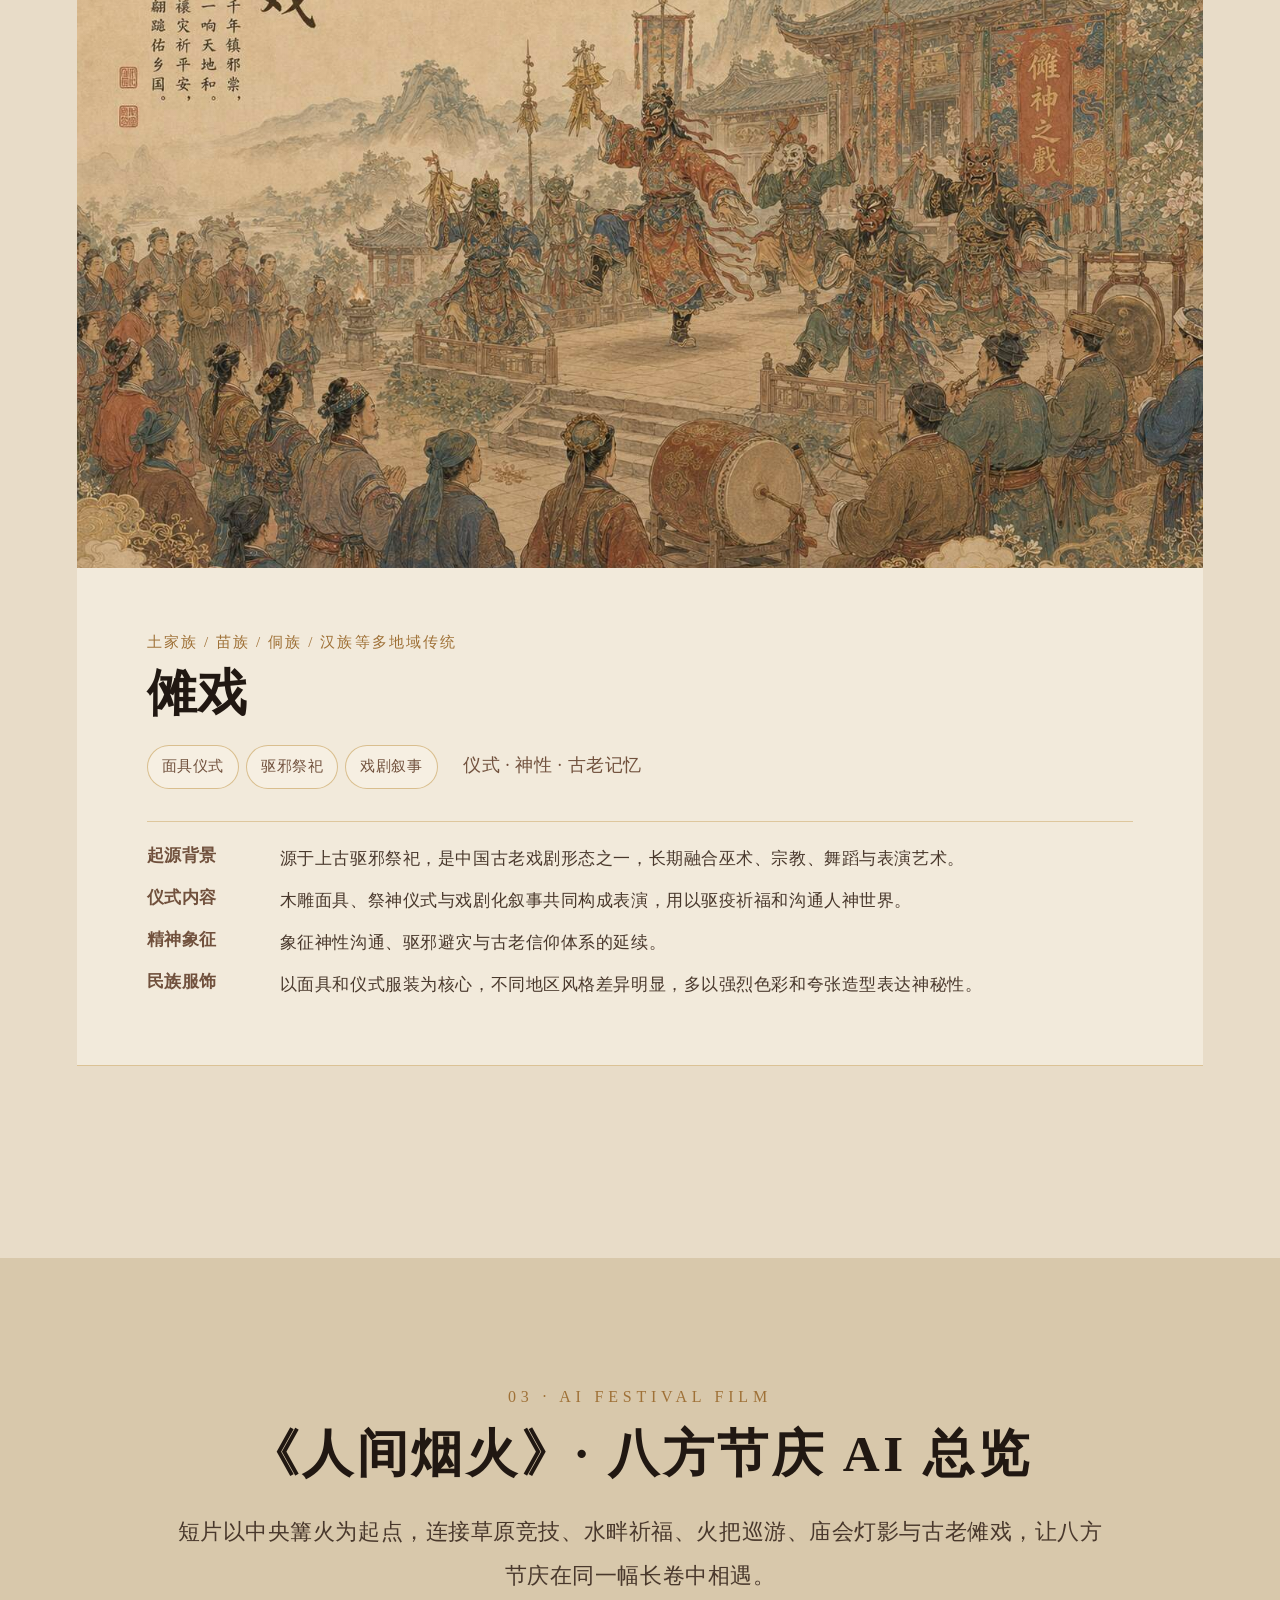
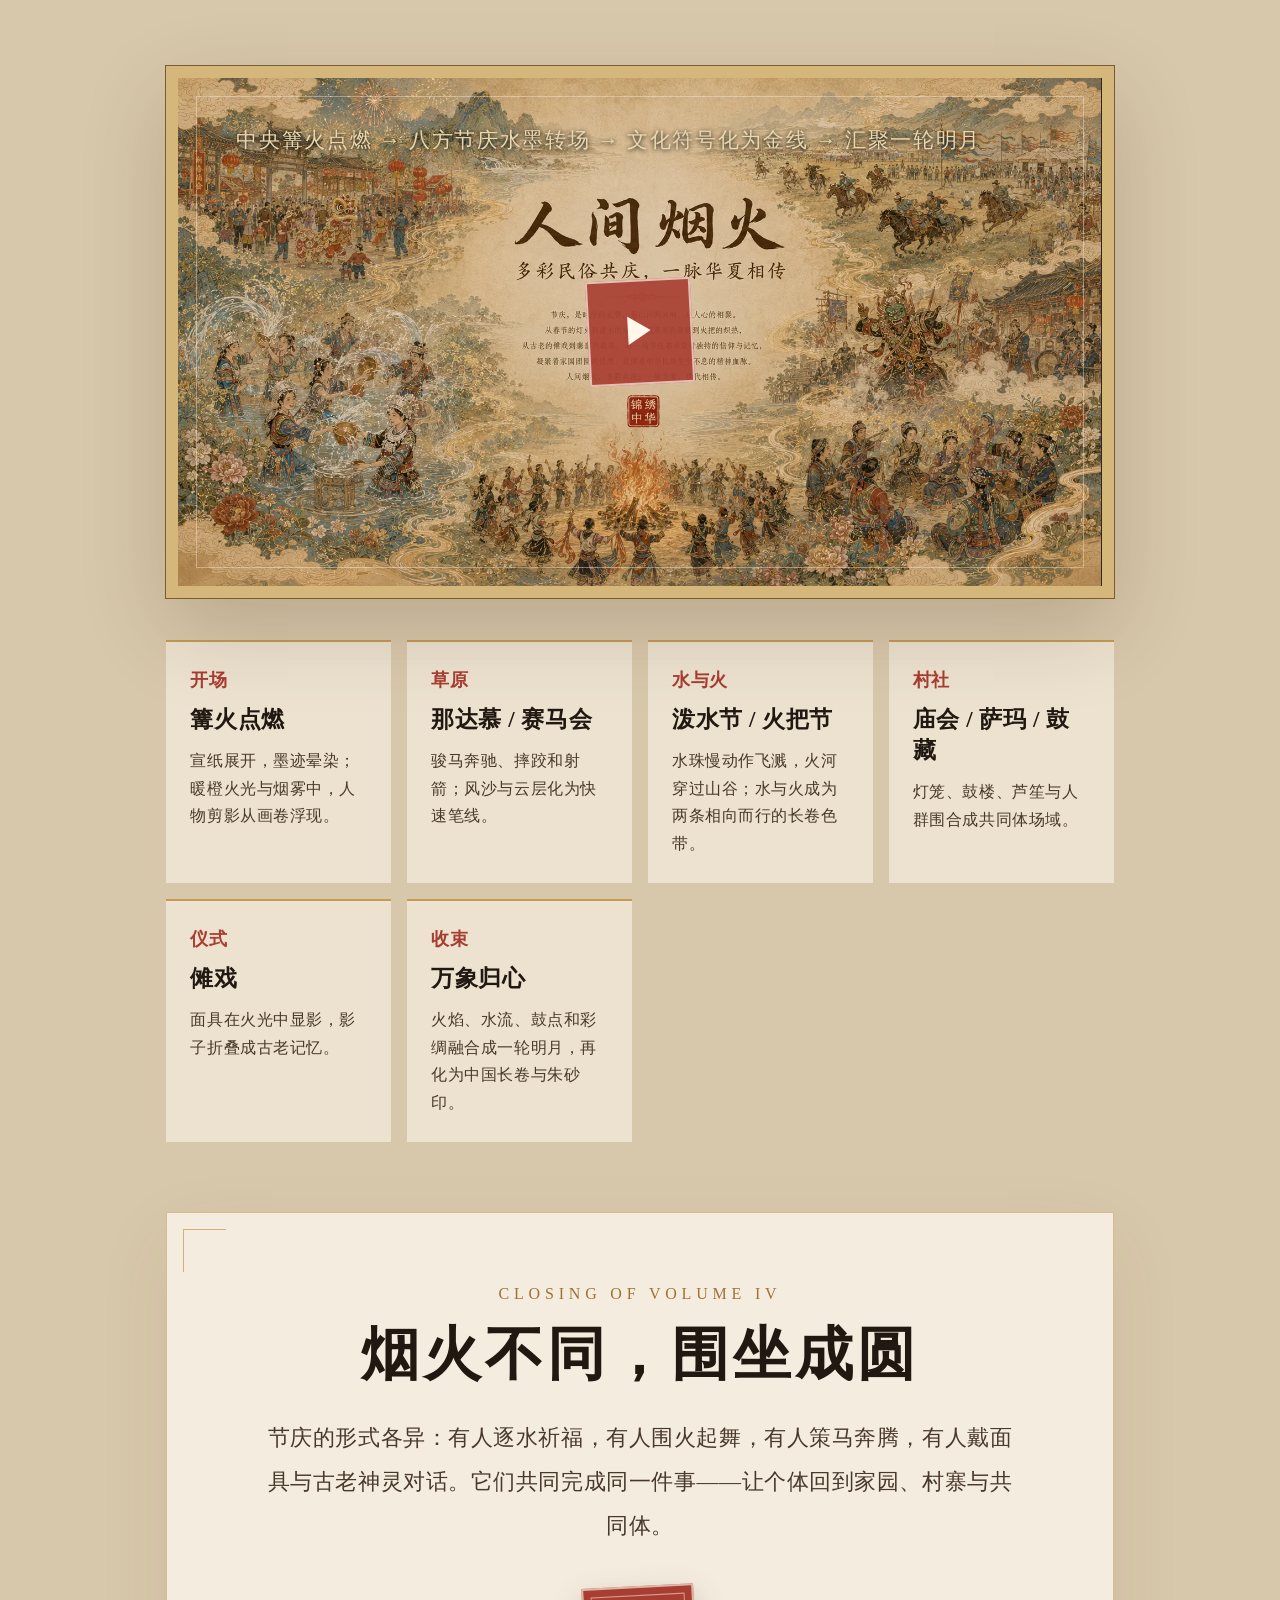
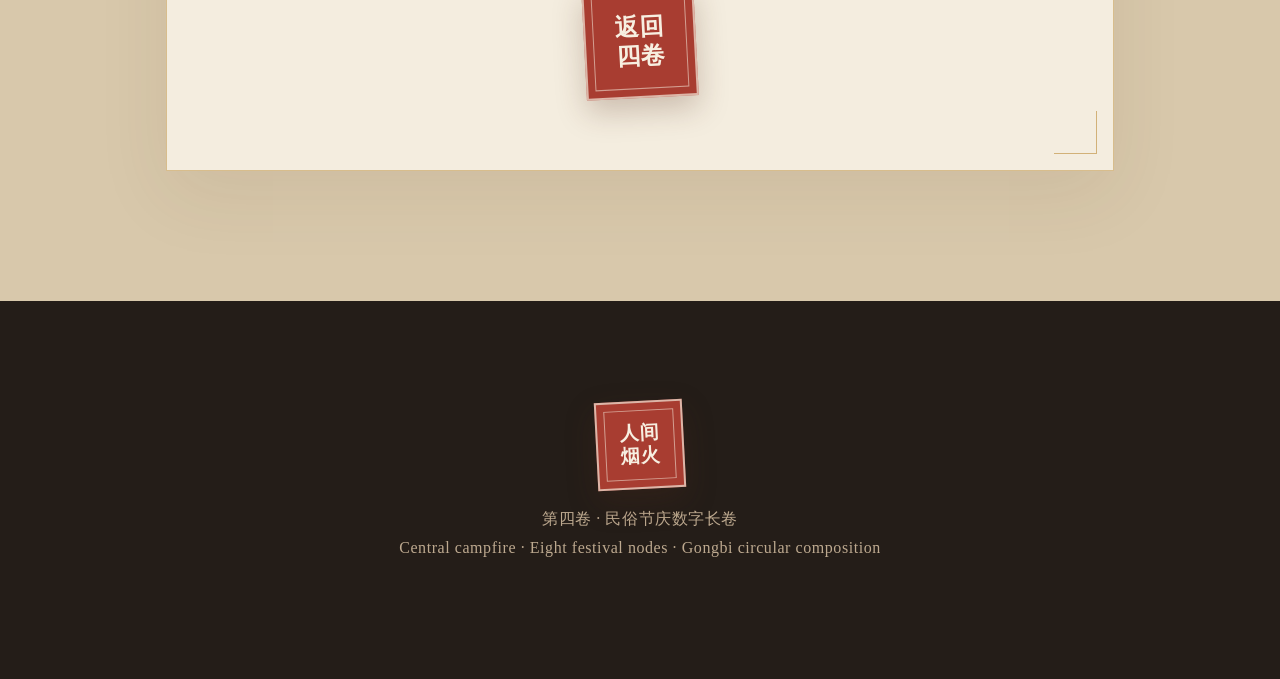
<file: tongxin_site-7-github-pages-ready/festival.html>
<!doctype html>
<html lang="zh-CN">
<head>
<meta charset="utf-8">
<meta name="viewport" content="width=device-width,initial-scale=1,viewport-fit=cover">
<meta name="theme-color" content="#e8dac2">
<title>第四卷 · 人间烟火｜同心共绘</title>
<meta name="description" content="人间烟火：中央篝火与八个节庆节点构成工笔长卷式圆形叙事。">
<link rel="stylesheet" href="base.css">
</head>
<body>
<main class="site">
  <aside class="chapter-ribbon" aria-label="卷签导航"><a class="ribbon-home" href="index.html">归</a><div class="ribbon-mark">第四卷 · 人间烟火</div></aside>

  <section class="hero festival-hero">
    <div class="hero-copy reveal">
      <div class="eyebrow">第四卷 · THE FIRE OF HUMAN GATHERING</div>
      <h1>人间烟火</h1>
      <h2>一团火，照见八方节庆；一次相聚，连接共同记忆。</h2>
      <p>本卷以工笔长卷式圆形构图展开：中央篝火是 AI 总览短片入口，八个节庆节点围火成圆。水、火、马蹄、鼓点、灯火与面具不再被拆成普通卡片，而像共同庆典中的人群彼此围合。</p>
    </div>
    <div class="scroll-cue">点亮共同体之火</div>
  </section>

  <section class="section" id="festival-hub">
    <div class="section-heading reveal">
      <div class="section-kicker">01 · FESTIVAL CIRCLE</div>
      <h2 class="section-title">八方烟火 · 围火成圆</h2>
      <p class="section-lead">点击中央篝火进入 AI 总览短片；点击外围节点，长卷将行至对应节庆图文页。八个节点均采用“民族归属—起源背景—仪式内容—精神象征—民族服饰”的统一叙事结构。</p>
    </div>

    <div class="festival-circle reveal">
      <div class="campfire" data-scroll="#festival-film" aria-label="进入AI节庆总览短片"><div class="flame"></div></div>
      <div class="festival-node" data-target="#nadam" style="left:30px;top:390px"><div><b>那达慕大会</b><span>蒙古族<br>自由 · 力量 · 荣耀</span></div></div>
      <div class="festival-node" data-target="#water" style="left:270px;top:105px"><div><b>泼水节</b><span>傣族<br>祝福 · 净化 · 新生</span></div></div>
      <div class="festival-node" data-target="#torch" style="left:650px;top:18px"><div><b>火把节</b><span>彝族等<br>火种 · 信仰 · 团结</span></div></div>
      <div class="festival-node" data-target="#temple" style="right:270px;top:105px"><div><b>春节庙会</b><span>汉族<br>团圆 · 年俗 · 烟火</span></div></div>
      <div class="festival-node" data-target="#horse" style="right:30px;top:390px"><div><b>赛马会</b><span>藏族 / 蒙古族<br>勇气 · 信仰 · 征途</span></div></div>
      <div class="festival-node" data-target="#sama" style="right:275px;bottom:78px"><div><b>萨马节</b><span>侗族<br>祖先 · 凝聚 · 传承</span></div></div>
      <div class="festival-node" data-target="#guzang" style="left:650px;bottom:12px"><div><b>鼓藏节</b><span>苗族<br>社群 · 连接 · 回响</span></div></div>
      <div class="festival-node" data-target="#nuo" style="left:275px;bottom:78px"><div><b>傩戏</b><span>多地域传统<br>仪式 · 神性 · 古老记忆</span></div></div>
    </div>
    <div style="text-align:center"><span class="museum-note">中央篝火：AI 总览短片　外围节点：图文长卷内页，不重复短片</span></div>
  </section>

  <section class="section" style="background:#e8dcc8">
    <div class="section-heading reveal">
      <div class="section-kicker">02 · EIGHT FESTIVAL STORIES</div>
      <h2 class="section-title">八种节庆 · 八种共同体时刻</h2>
      <p class="section-lead">八种节庆在同一幅工笔长卷中次第展开：马蹄、灯火、水花、火把、鼓声与面具，共同组成民俗记忆的圆形叙事。</p>
    </div>

    <div class="festival-details">
      <article class="festival-story reveal" id="nadam">
        <div class="festival-scene has-photo" data-symbol="马" role="img" aria-label="那达慕大会工笔图" style="background-image:url('assets/details/festival-nadam.jpg')"></div>
        <div class="festival-copy"><div class="tribe">蒙古族</div><h3>那达慕大会</h3><div class="tagline"><span class="ink-chip">赛马</span><span class="ink-chip">摔跤</span><span class="ink-chip">射箭</span>　自由 · 力量 · 荣耀</div><dl><dt>起源背景</dt><dd>源于蒙古高原游牧生活传统、祭敖包与军事实练，逐渐演变为竞技、娱乐和祭祀相融的年度盛会。</dd><dt>仪式内容</dt><dd>赛马、摔跤、射箭三项传统竞技展示草原生存技能；马匹、身体力量与精准判断共同构成“男儿三艺”的核心。</dd><dt>精神象征</dt><dd>象征自由意志、草原力量与英雄精神，是对生命力和自然环境共存关系的礼赞。</dd><dt>民族服饰</dt><dd>德勒长袍、腰带、皮靴与毡帽；蓝、红、金等色彩回应天空、草原与火焰精神。</dd></dl></div>
      </article>

      <article class="festival-story reveal" id="water">
        <div class="festival-scene has-photo" role="img" aria-label="泼水节工笔图" style="background-image:url('assets/details/festival-water.jpg')"></div>
        <div class="festival-copy"><div class="tribe">傣族</div><h3>泼水节</h3><div class="tagline"><span class="ink-chip">泼水祈福</span><span class="ink-chip">集体狂欢</span><span class="ink-chip">水文化仪式</span>　祝福 · 净化 · 新生</div><dl><dt>起源背景</dt><dd>源于南传佛教文化与傣族水崇拜传统，是傣历新年庆典，具有辞旧迎新和祈福纳祥的意义。</dd><dt>仪式内容</dt><dd>浴佛、互相泼水祝福、村寨巡游与集体歌舞；水在仪式中象征洗去灾厄、迎接新生。</dd><dt>精神象征</dt><dd>净化、祝福与生命更新，体现人与自然水系之间的依存关系。</dd><dt>民族服饰</dt><dd>轻盈短上衣和筒裙，常配银饰与头饰，形成柔和、灵动的水文化视觉气质。</dd></dl></div>
      </article>

      <article class="festival-story reveal" id="torch">
        <div class="festival-scene has-photo" role="img" aria-label="火把节工笔图" style="background-image:url('assets/details/festival-torch.jpg')"></div>
        <div class="festival-copy"><div class="tribe">彝族 / 白族 / 纳西族等</div><h3>火把节</h3><div class="tagline"><span class="ink-chip">点火仪式</span><span class="ink-chip">围火舞蹈</span><span class="ink-chip">夜间祭祀</span>　火种 · 信仰 · 团结</div><dl><dt>起源背景</dt><dd>源于古老火崇拜与驱邪祭祀传统，是对自然力量和祖先信仰的延续，具有强烈仪式性与社群凝聚功能。</dd><dt>仪式内容</dt><dd>迎火、祭火、火把巡游、围火舞蹈、祈福与青年社交；夜幕中的火把形成流动光河。</dd><dt>精神象征</dt><dd>象征光明驱逐黑暗、团结族群与生命延续，是对自然和精神世界的共同敬畏。</dd><dt>民族服饰</dt><dd>红、黑等浓烈色彩与银饰、火焰及几何刺绣纹样共同强化夜间仪式感。</dd></dl></div>
      </article>

      <article class="festival-story reveal" id="temple">
        <div class="festival-scene has-photo" role="img" aria-label="春节庙会工笔图" style="background-image:url('assets/details/festival-temple.jpg')"></div>
        <div class="festival-copy"><div class="tribe">汉族</div><h3>春节庙会</h3><div class="tagline"><span class="ink-chip">舞龙舞狮</span><span class="ink-chip">灯会集市</span><span class="ink-chip">民俗游艺</span>　团圆 · 年俗 · 人间烟火</div><dl><dt>起源背景</dt><dd>起源于古代岁时祭祀与民间市集传统，是农耕文明重要的岁首庆典形式，并逐渐融合宗教、商业与娱乐文化。</dd><dt>仪式内容</dt><dd>舞龙舞狮、灯会巡游、戏曲表演与民间游艺，构成城乡共享的文化狂欢空间。</dd><dt>精神象征</dt><dd>象征团圆、辞旧迎新与人间烟火气，是家庭和社会情感联结的重要载体。</dd><dt>民族服饰</dt><dd>传统汉服体系、红色锦缎与吉祥纹样强调喜庆与节庆仪式感。</dd></dl></div>
      </article>

      <article class="festival-story reveal" id="horse">
        <div class="festival-scene has-photo" role="img" aria-label="赛马会工笔图" style="background-image:url('assets/details/festival-horse.jpg')"></div>
        <div class="festival-copy"><div class="tribe">藏族 / 蒙古族</div><h3>赛马会</h3><div class="tagline"><span class="ink-chip">骑行竞速</span><span class="ink-chip">仪式巡礼</span><span class="ink-chip">马背文化</span>　信仰 · 勇气 · 征途</div><dl><dt>起源背景</dt><dd>源于高原和草原游牧民族对马匹的依赖与崇敬，是生产生活、竞技与宗教仪式融合的产物。</dd><dt>仪式内容</dt><dd>包括速度赛马、耐力赛、祈福仪式和马背技艺展示，体现人与马之间长期形成的深度协作。</dd><dt>精神象征</dt><dd>象征勇气、信仰与面对辽阔自然环境的精神力量。</dd><dt>民族服饰</dt><dd>藏袍多见深红与藏蓝；蒙古长袍和皮革服饰强调对高原、草原环境的适应性。</dd></dl></div>
      </article>

      <article class="festival-story reveal" id="sama">
        <div class="festival-scene has-photo" role="img" aria-label="萨马节工笔图" style="background-image:url('assets/details/festival-sama.jpg')"></div>
        <div class="festival-copy"><div class="tribe">侗族</div><h3>萨马节</h3><div class="tagline"><span class="ink-chip">祭萨玛女神</span><span class="ink-chip">鼓楼集会</span><span class="ink-chip">芦笙歌舞</span>　祖先信仰 · 群体凝聚 · 文化传承</div><dl><dt>起源背景</dt><dd>源于古老的祖先崇拜与农耕祭祀传统，核心是对“萨玛”——共同祖先与保护神——的敬仰。</dd><dt>仪式内容</dt><dd>祭萨仪式、鼓楼集会、芦笙歌舞与集体巡游，村寨成员共同参与，形成高度凝聚的文化场域。</dd><dt>精神象征</dt><dd>体现“以祭为纽带”的共同体意识、村寨认同与精神延续。</dd><dt>民族服饰</dt><dd>蓝靛染布、银饰和刺绣纹样形成素雅、统一而具有群体识别度的仪式视觉。</dd></dl></div>
      </article>

      <article class="festival-story reveal" id="guzang">
        <div class="festival-scene has-photo" role="img" aria-label="鼓藏节工笔图" style="background-image:url('assets/details/festival-guzang.jpg')"></div>
        <div class="festival-copy"><div class="tribe">苗族</div><h3>鼓藏节</h3><div class="tagline"><span class="ink-chip">祭祖</span><span class="ink-chip">迎鼓请神</span><span class="ink-chip">芦笙歌舞</span>　社群 · 连接 · 回响</div><dl><dt>起源背景</dt><dd>又称鼓社节、吃鼓藏，是苗族以血缘宗族为单位的重要祭祖大典；“鼓”被视为祖先神灵的象征。</dd><dt>仪式内容</dt><dd>迎鼓请神、祭祖仪式、芦笙会与踩歌堂等活动共同展开，严格仪轨强化家族血脉和村寨联结。</dd><dt>精神象征</dt><dd>承载深厚历史记忆与宗族认同，通过集体仪式形成社群连接与文化回响。</dd><dt>视觉方向</dt><dd>木鼓、鼓点声波、银饰人群和村寨围合共同形成“声音连接群体”的画面结构。</dd></dl></div>
      </article>

      <article class="festival-story reveal" id="nuo">
        <div class="festival-scene has-photo" role="img" aria-label="傩戏工笔图" style="background-image:url('assets/details/festival-nuo.jpg')"></div>
        <div class="festival-copy"><div class="tribe">土家族 / 苗族 / 侗族 / 汉族等多地域传统</div><h3>傩戏</h3><div class="tagline"><span class="ink-chip">面具仪式</span><span class="ink-chip">驱邪祭祀</span><span class="ink-chip">戏剧叙事</span>　仪式 · 神性 · 古老记忆</div><dl><dt>起源背景</dt><dd>源于上古驱邪祭祀，是中国古老戏剧形态之一，长期融合巫术、宗教、舞蹈与表演艺术。</dd><dt>仪式内容</dt><dd>木雕面具、祭神仪式与戏剧化叙事共同构成表演，用以驱疫祈福和沟通人神世界。</dd><dt>精神象征</dt><dd>象征神性沟通、驱邪避灾与古老信仰体系的延续。</dd><dt>民族服饰</dt><dd>以面具和仪式服装为核心，不同地区风格差异明显，多以强烈色彩和夸张造型表达神秘性。</dd></dl></div>
      </article>
    </div>
  </section>

  <section class="section narrow" id="festival-film" style="background:#d8c8ab">
    <div class="section-heading reveal">
      <div class="section-kicker">03 · AI FESTIVAL FILM</div>
      <h2 class="section-title">《人间烟火》· 八方节庆 AI 总览</h2>
      <p class="section-lead">短片以中央篝火为起点，连接草原竞技、水畔祈福、火把巡游、庙会灯影与古老傩戏，让八方节庆在同一幅长卷中相遇。</p>
    </div>

    <div class="video-frame reveal" data-label="人间烟火 · 八方节庆 AI 总览短片">
      <video class="real-video" poster="assets/festival-hero.webp" playsinline preload="metadata">
        <source src="assets/festival-film.mp4" type="video/mp4">
      </video>
      <div class="video-label">中央篝火点燃 → 八方节庆水墨转场 → 文化符号化为金线 → 汇聚一轮明月</div>
      <button class="play-seal" type="button" aria-label="播放视频">▶</button>
    </div>
    <div class="timeline reveal">
      <article><b>开场</b><h4>篝火点燃</h4><p>宣纸展开，墨迹晕染；暖橙火光与烟雾中，人物剪影从画卷浮现。</p></article>
      <article><b>草原</b><h4>那达慕 / 赛马会</h4><p>骏马奔驰、摔跤和射箭；风沙与云层化为快速笔线。</p></article>
      <article><b>水与火</b><h4>泼水节 / 火把节</h4><p>水珠慢动作飞溅，火河穿过山谷；水与火成为两条相向而行的长卷色带。</p></article>
      <article><b>村社</b><h4>庙会 / 萨玛 / 鼓藏</h4><p>灯笼、鼓楼、芦笙与人群围合成共同体场域。</p></article>
      <article><b>仪式</b><h4>傩戏</h4><p>面具在火光中显影，影子折叠成古老记忆。</p></article>
      <article><b>收束</b><h4>万象归心</h4><p>火焰、水流、鼓点和彩绸融合成一轮明月，再化为中国长卷与朱砂印。</p></article>
    </div>
    <div class="scroll-paper reveal" style="max-width:1120px;margin:70px auto 0;text-align:center;padding:72px 100px;background:rgba(248,241,229,.9)">
      <div class="section-kicker">CLOSING OF VOLUME IV</div>
      <h2 class="section-title" style="font-size:58px">烟火不同，围坐成圆</h2>
      <p class="section-lead">节庆的形式各异：有人逐水祈福，有人围火起舞，有人策马奔腾，有人戴面具与古老神灵对话。它们共同完成同一件事——让个体回到家园、村寨与共同体。</p>
      <div style="display:flex;justify-content:center;margin-top:38px"><a class="seal" href="index.html">返回<br>四卷</a></div>
    </div>
  </section>

  <footer class="footer"><div class="seal">人间<br>烟火</div><p>第四卷 · 民俗节庆数字长卷<br>Central campfire · Eight festival nodes · Gongbi circular composition</p></footer>
</main>
<script src="site.js"></script>
</body>
</html>
</file>
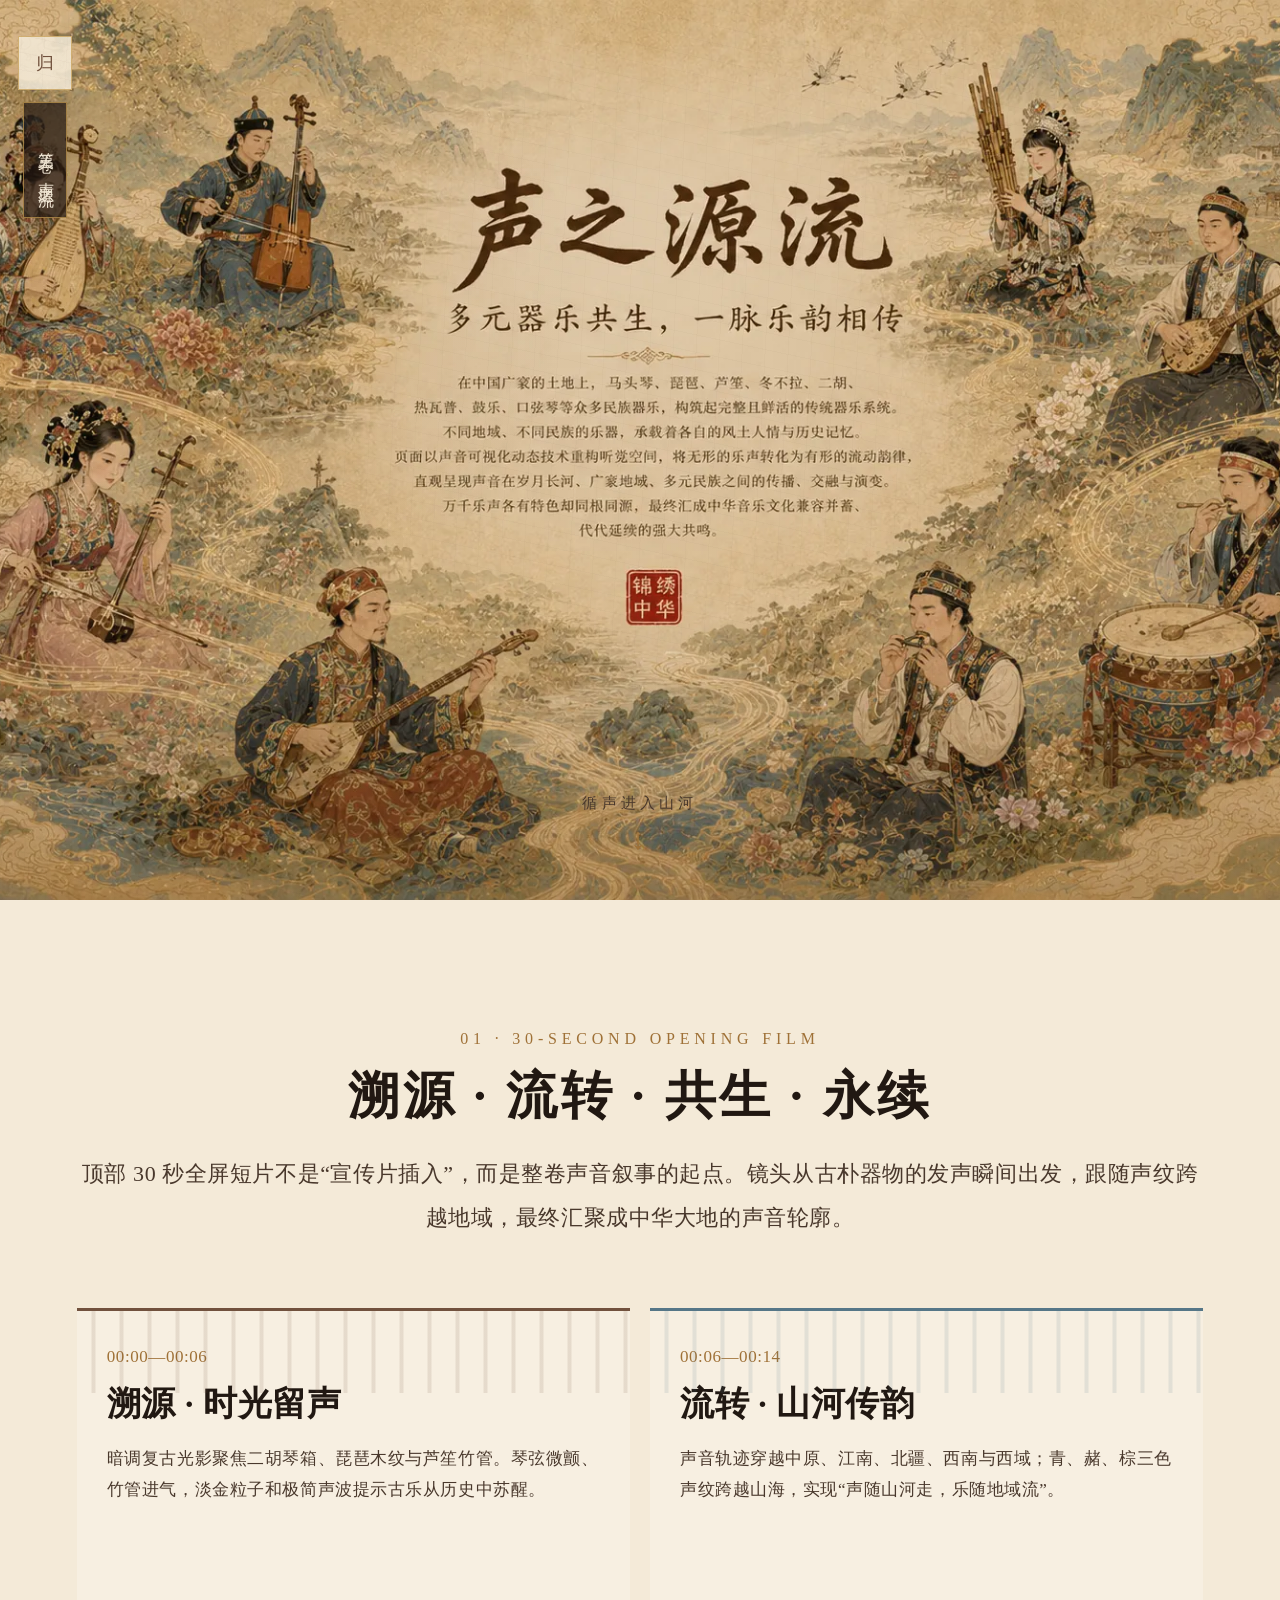
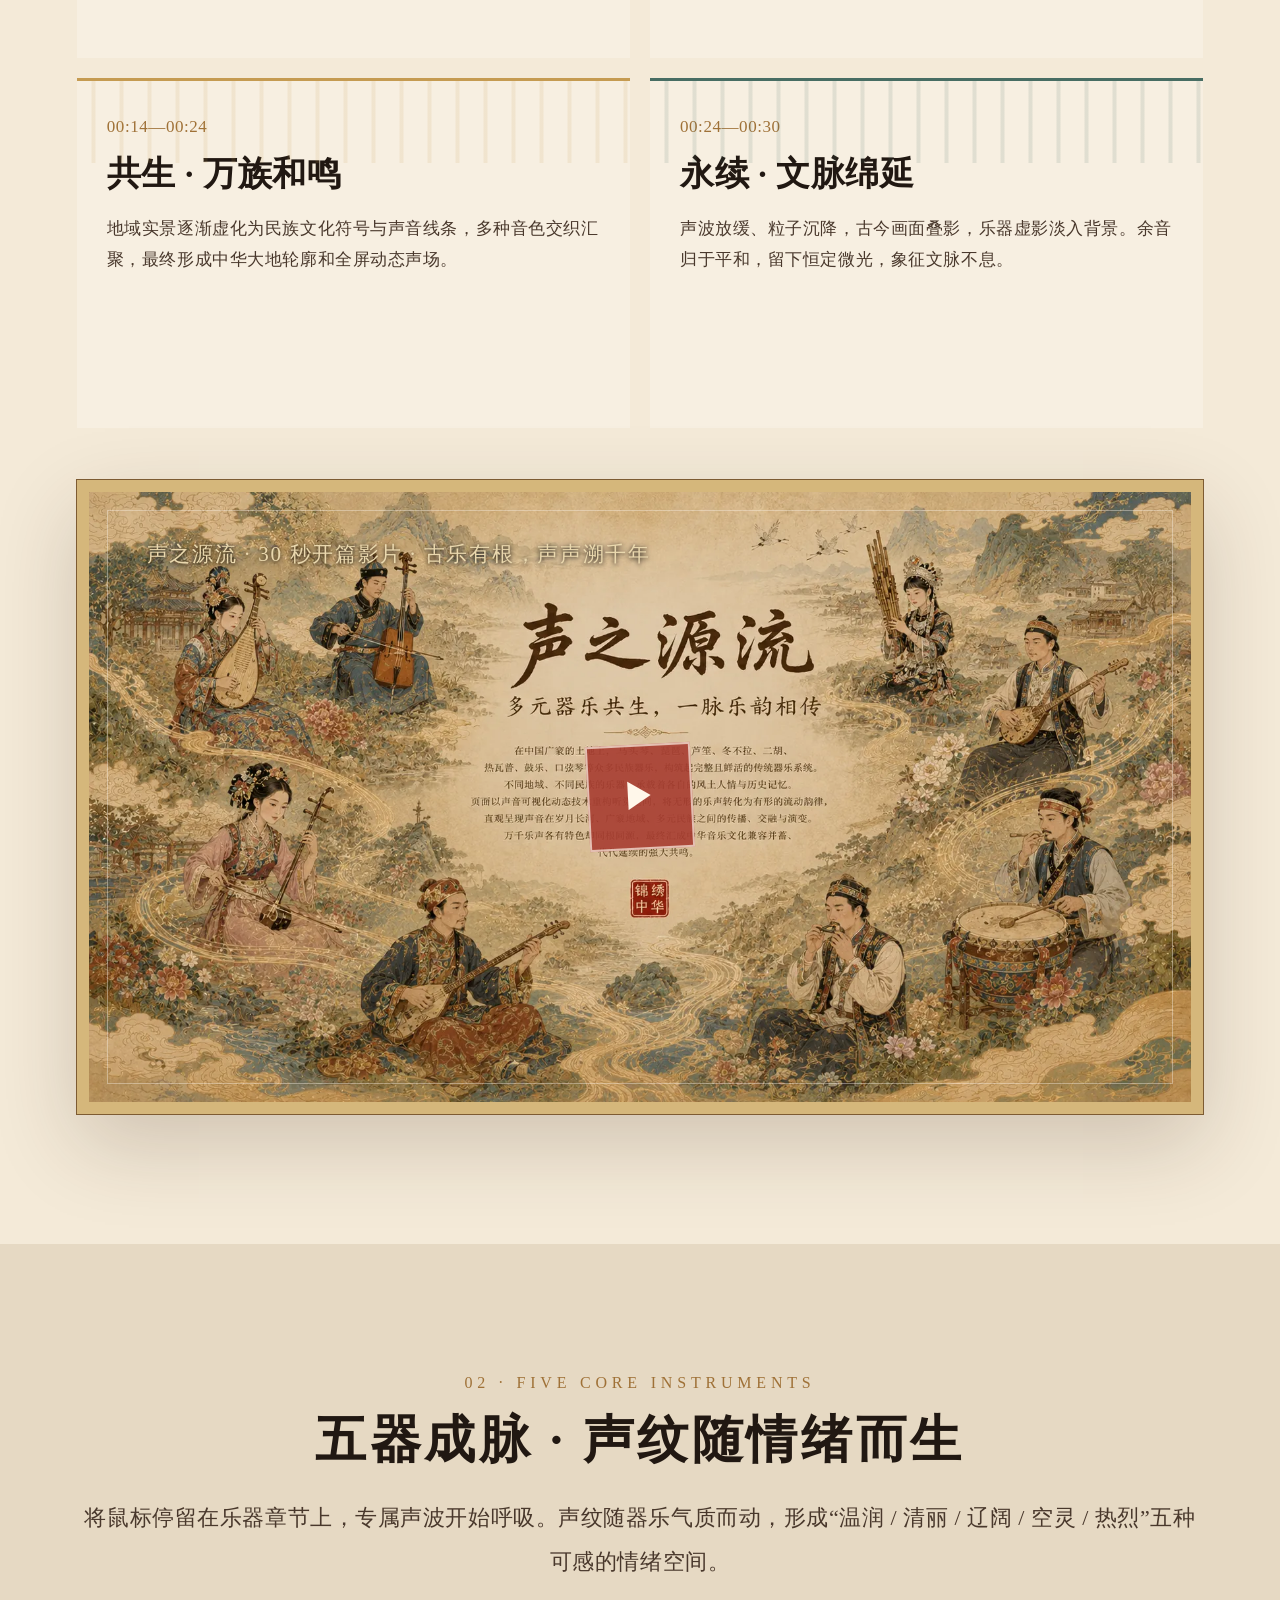
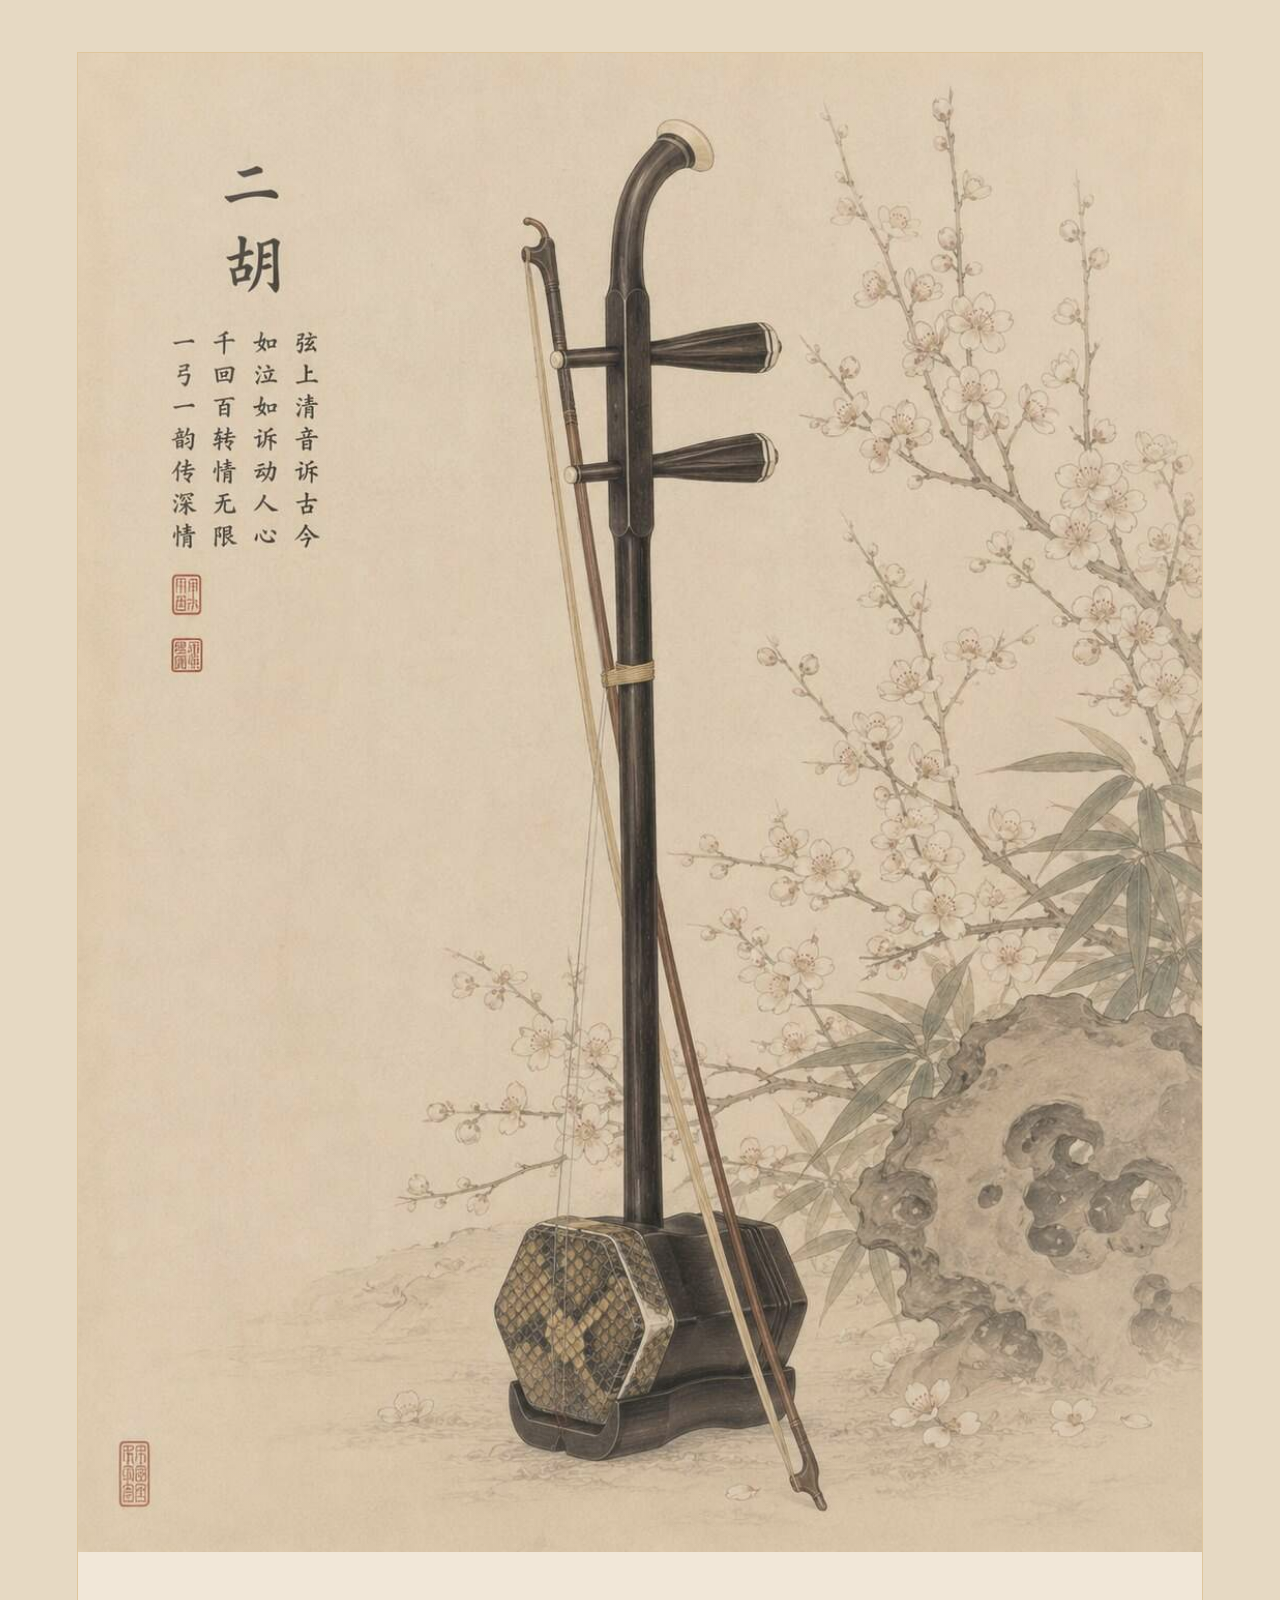
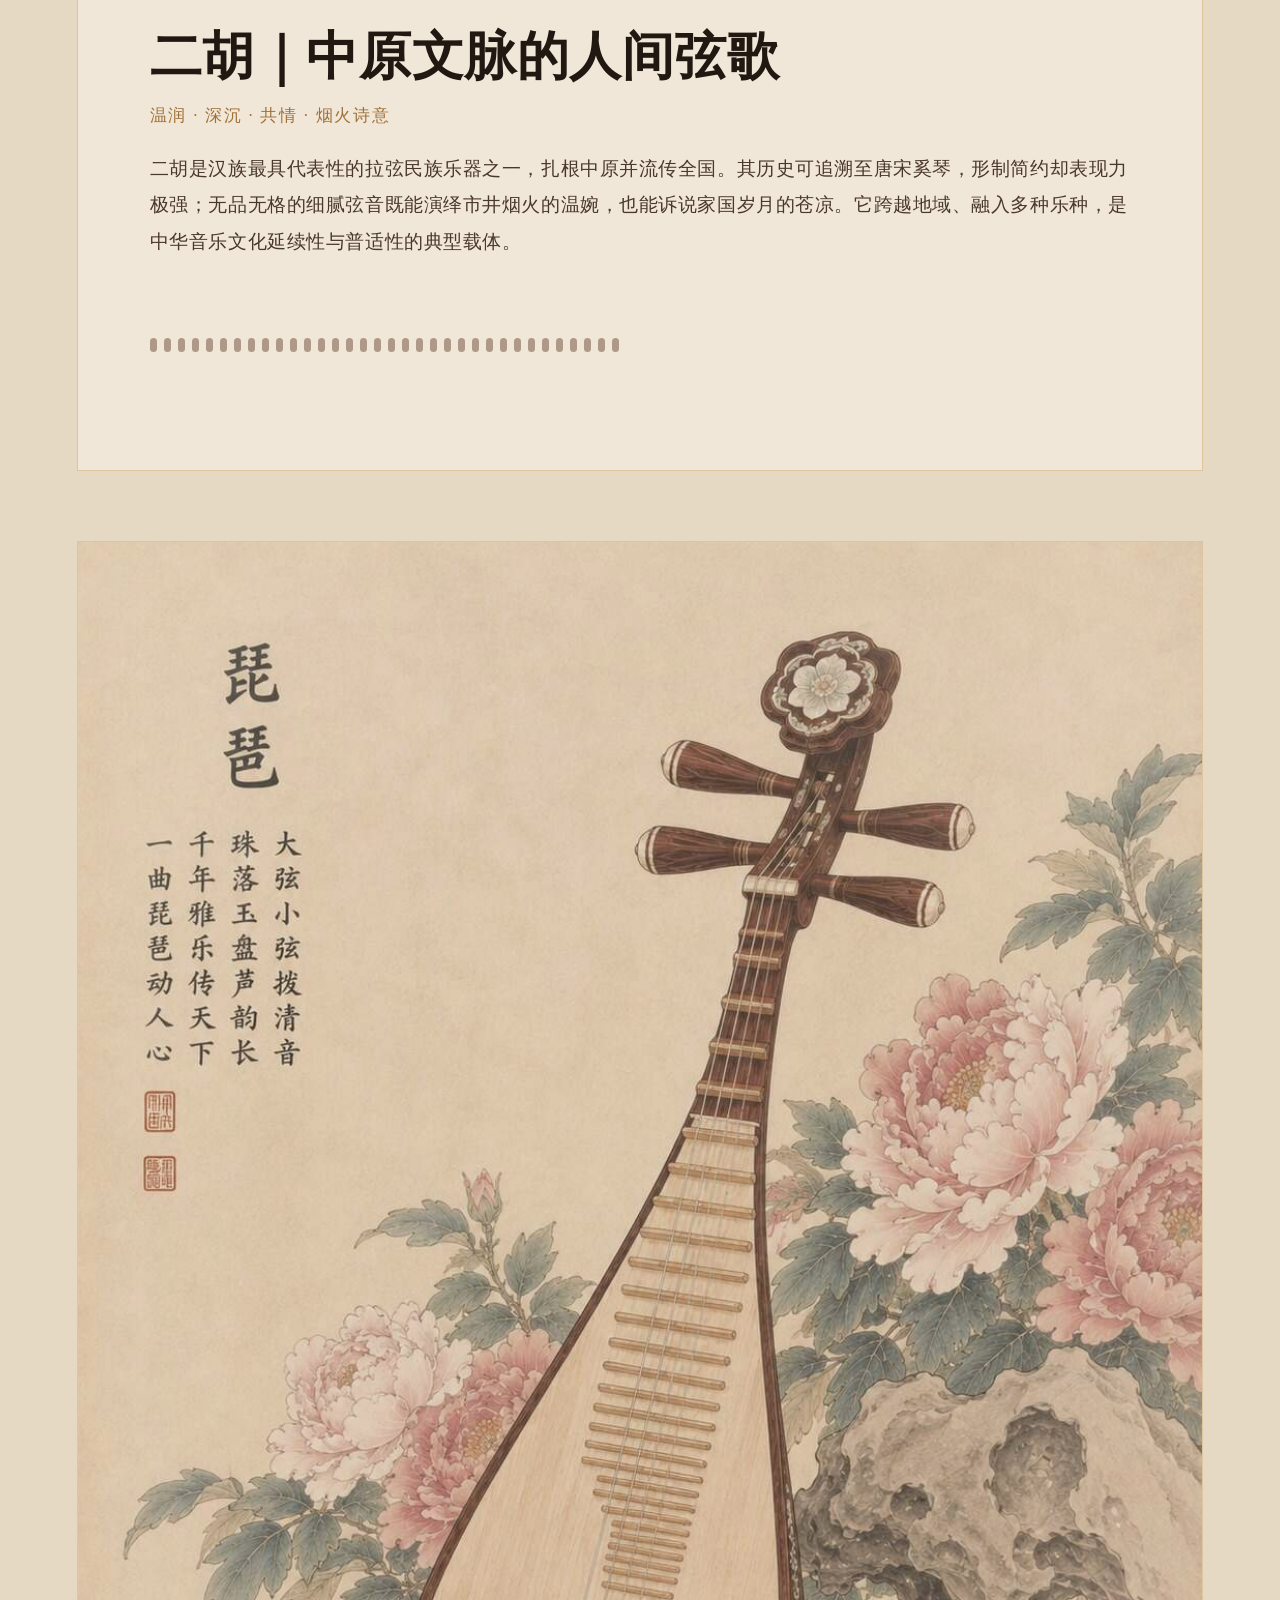
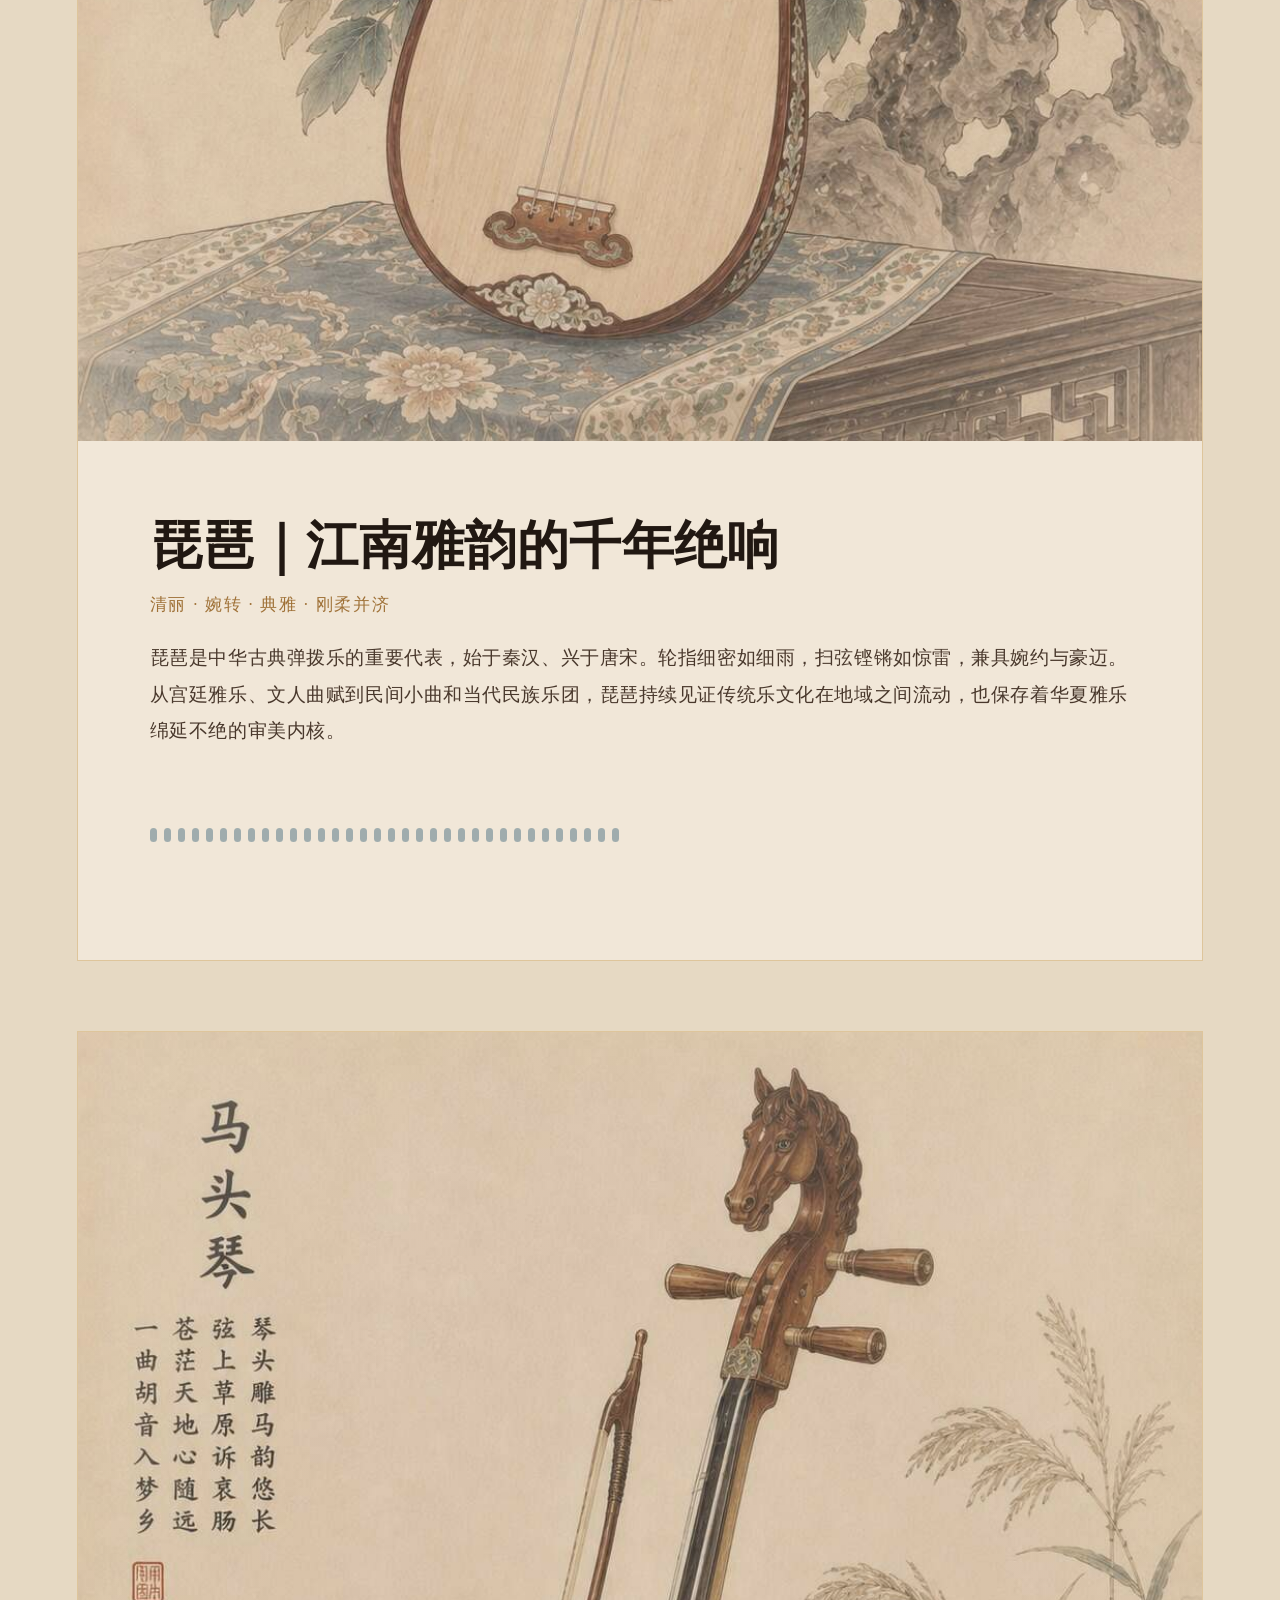
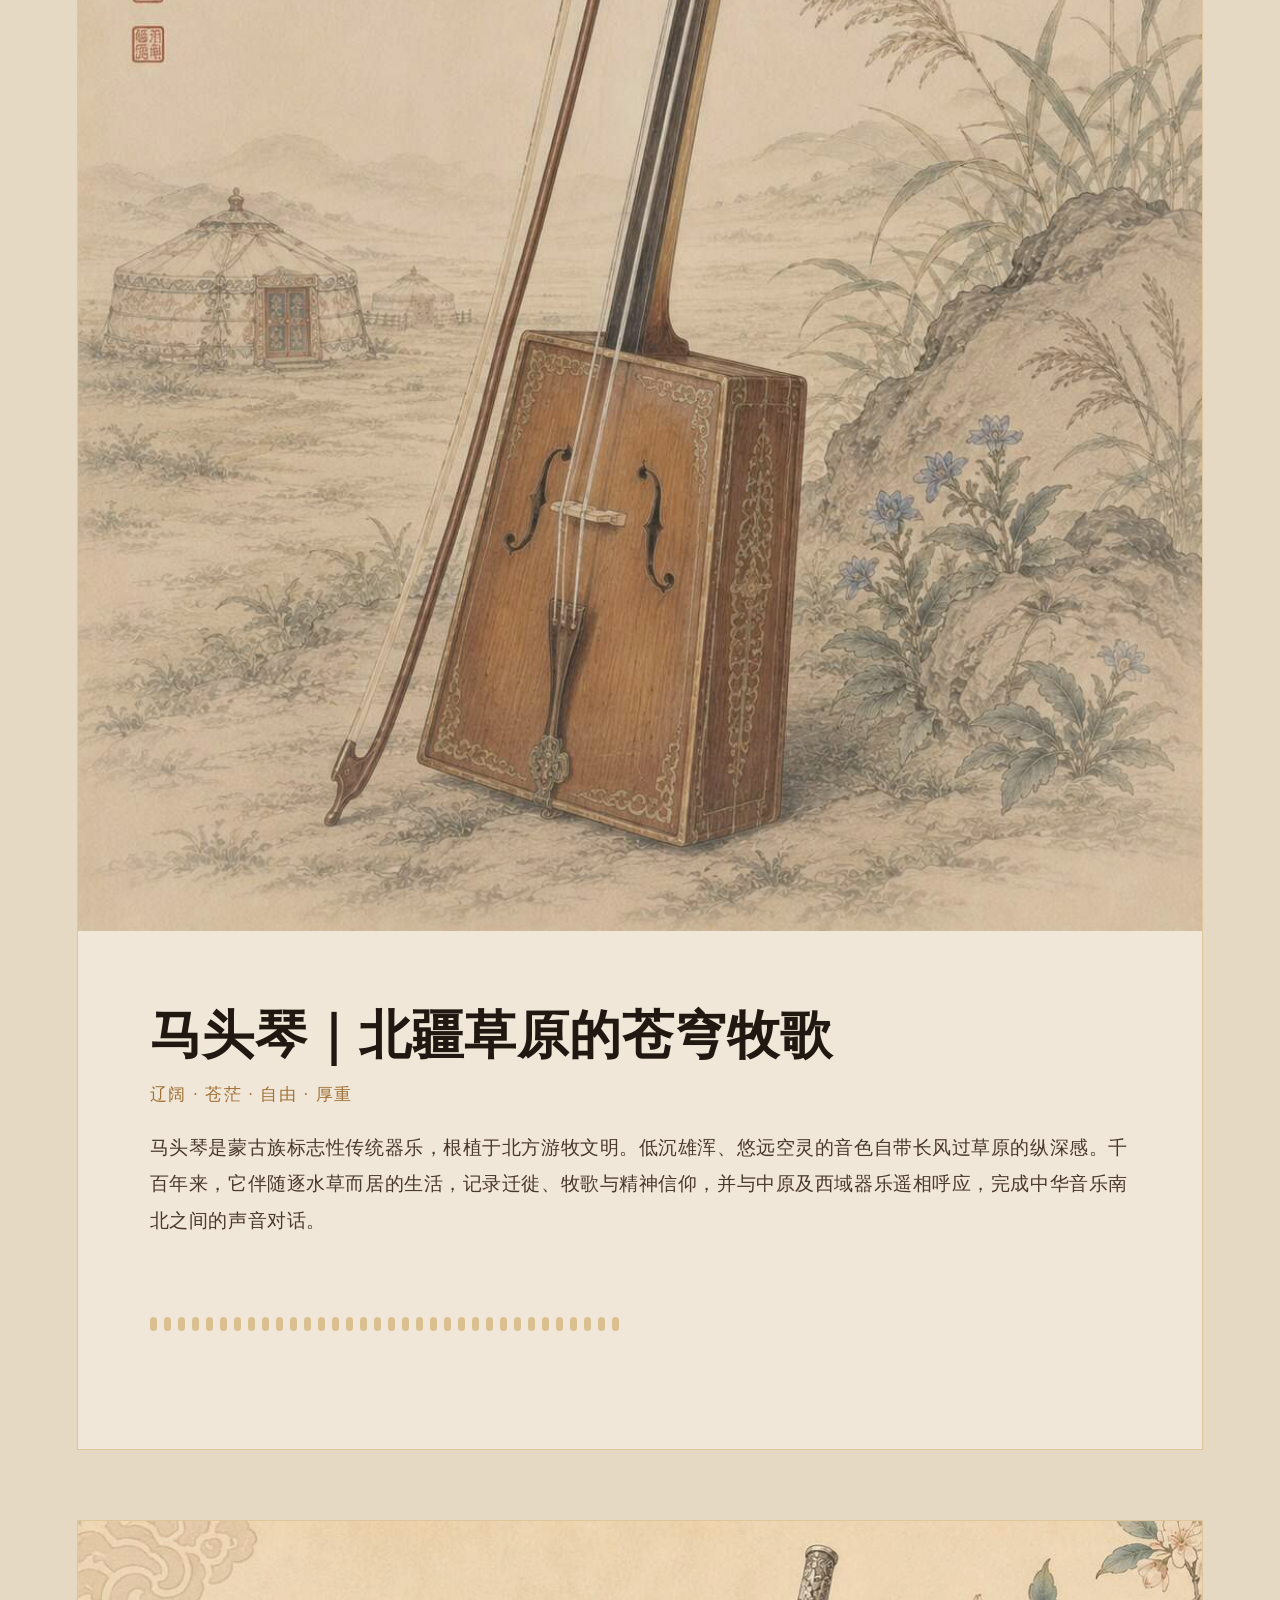
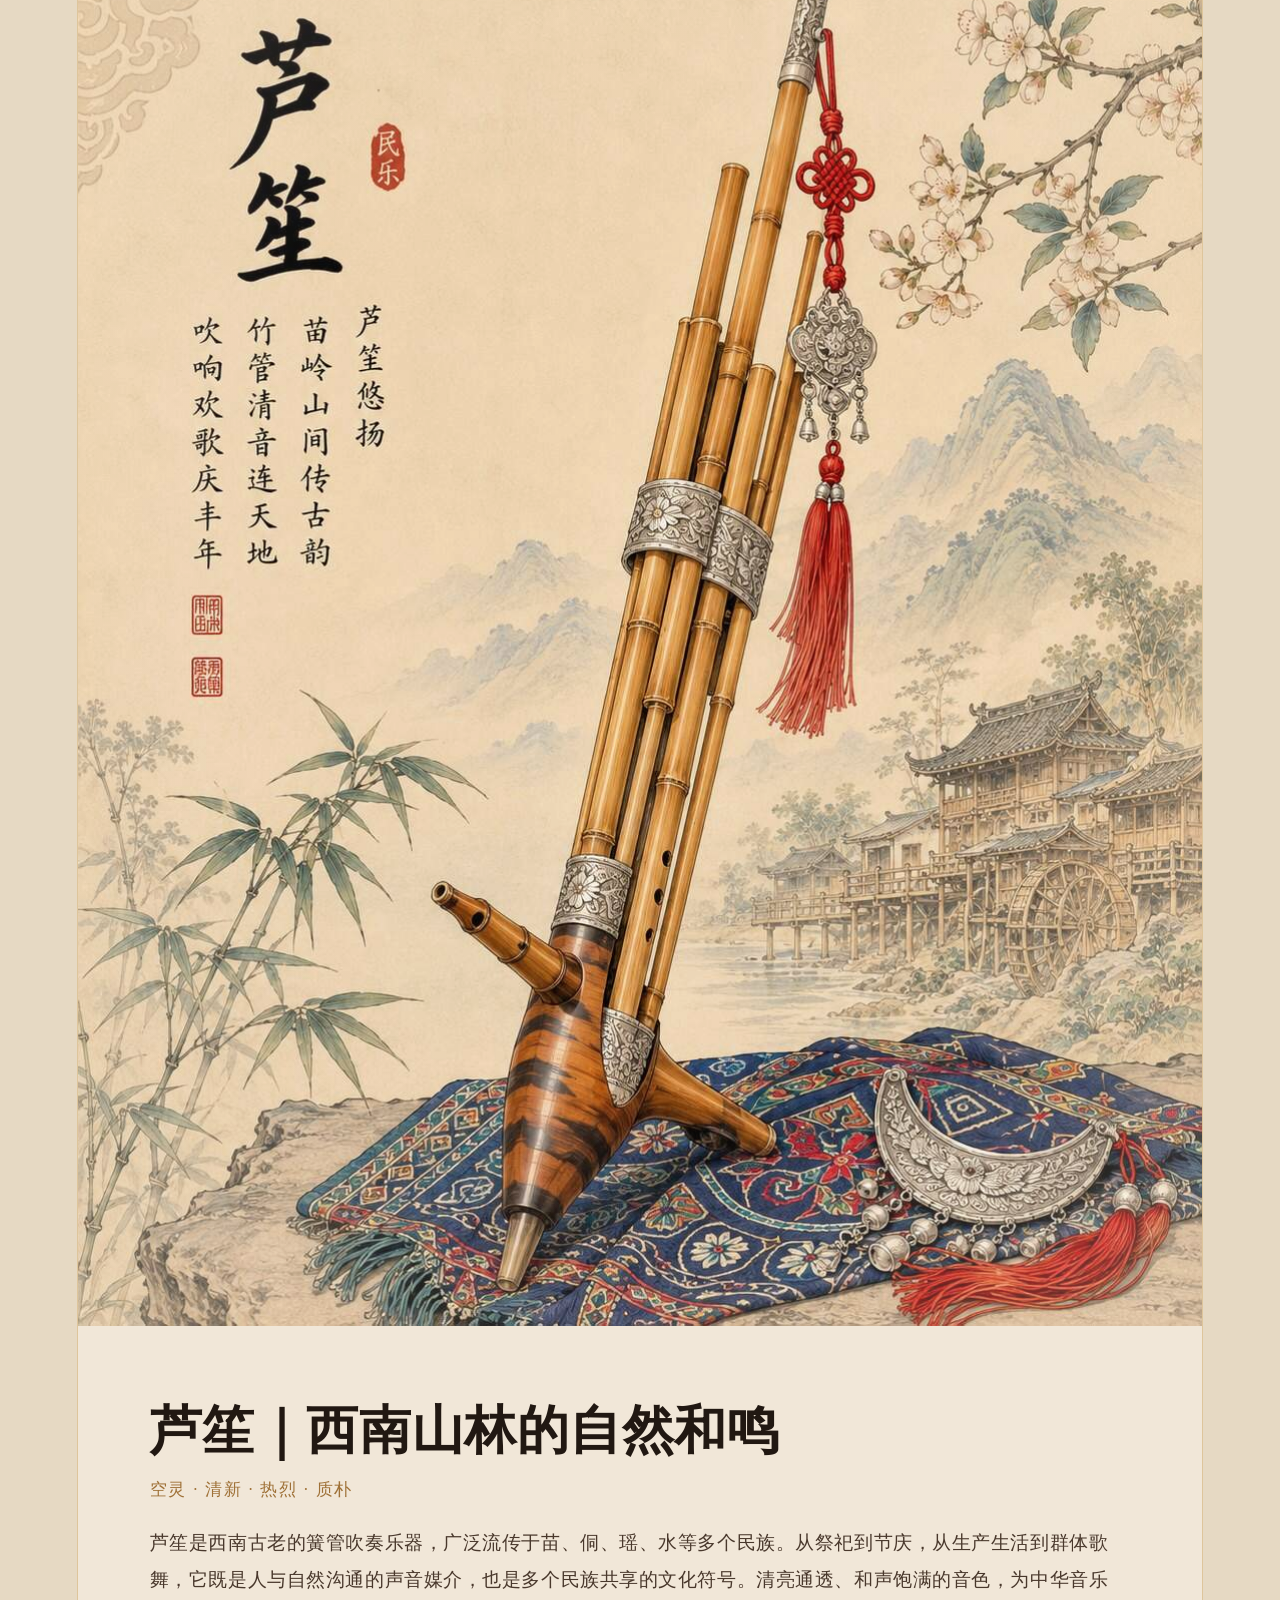
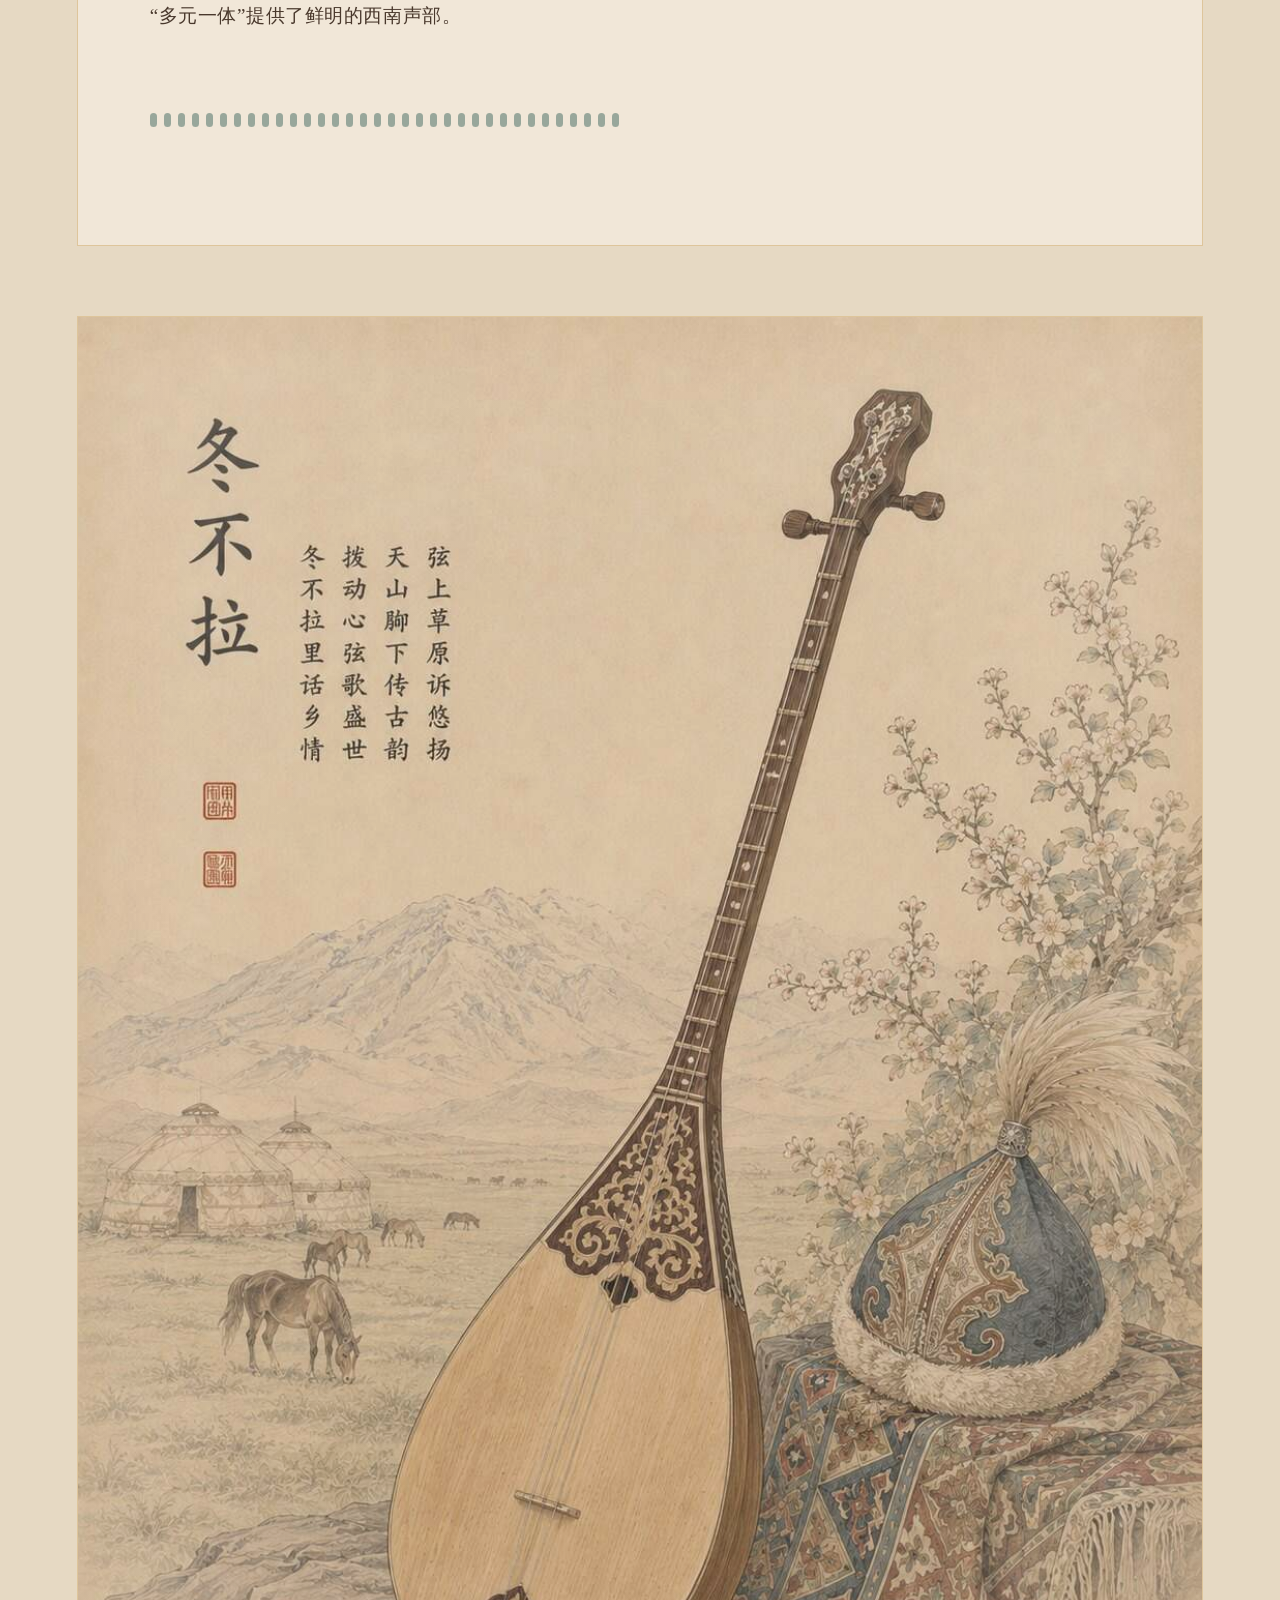
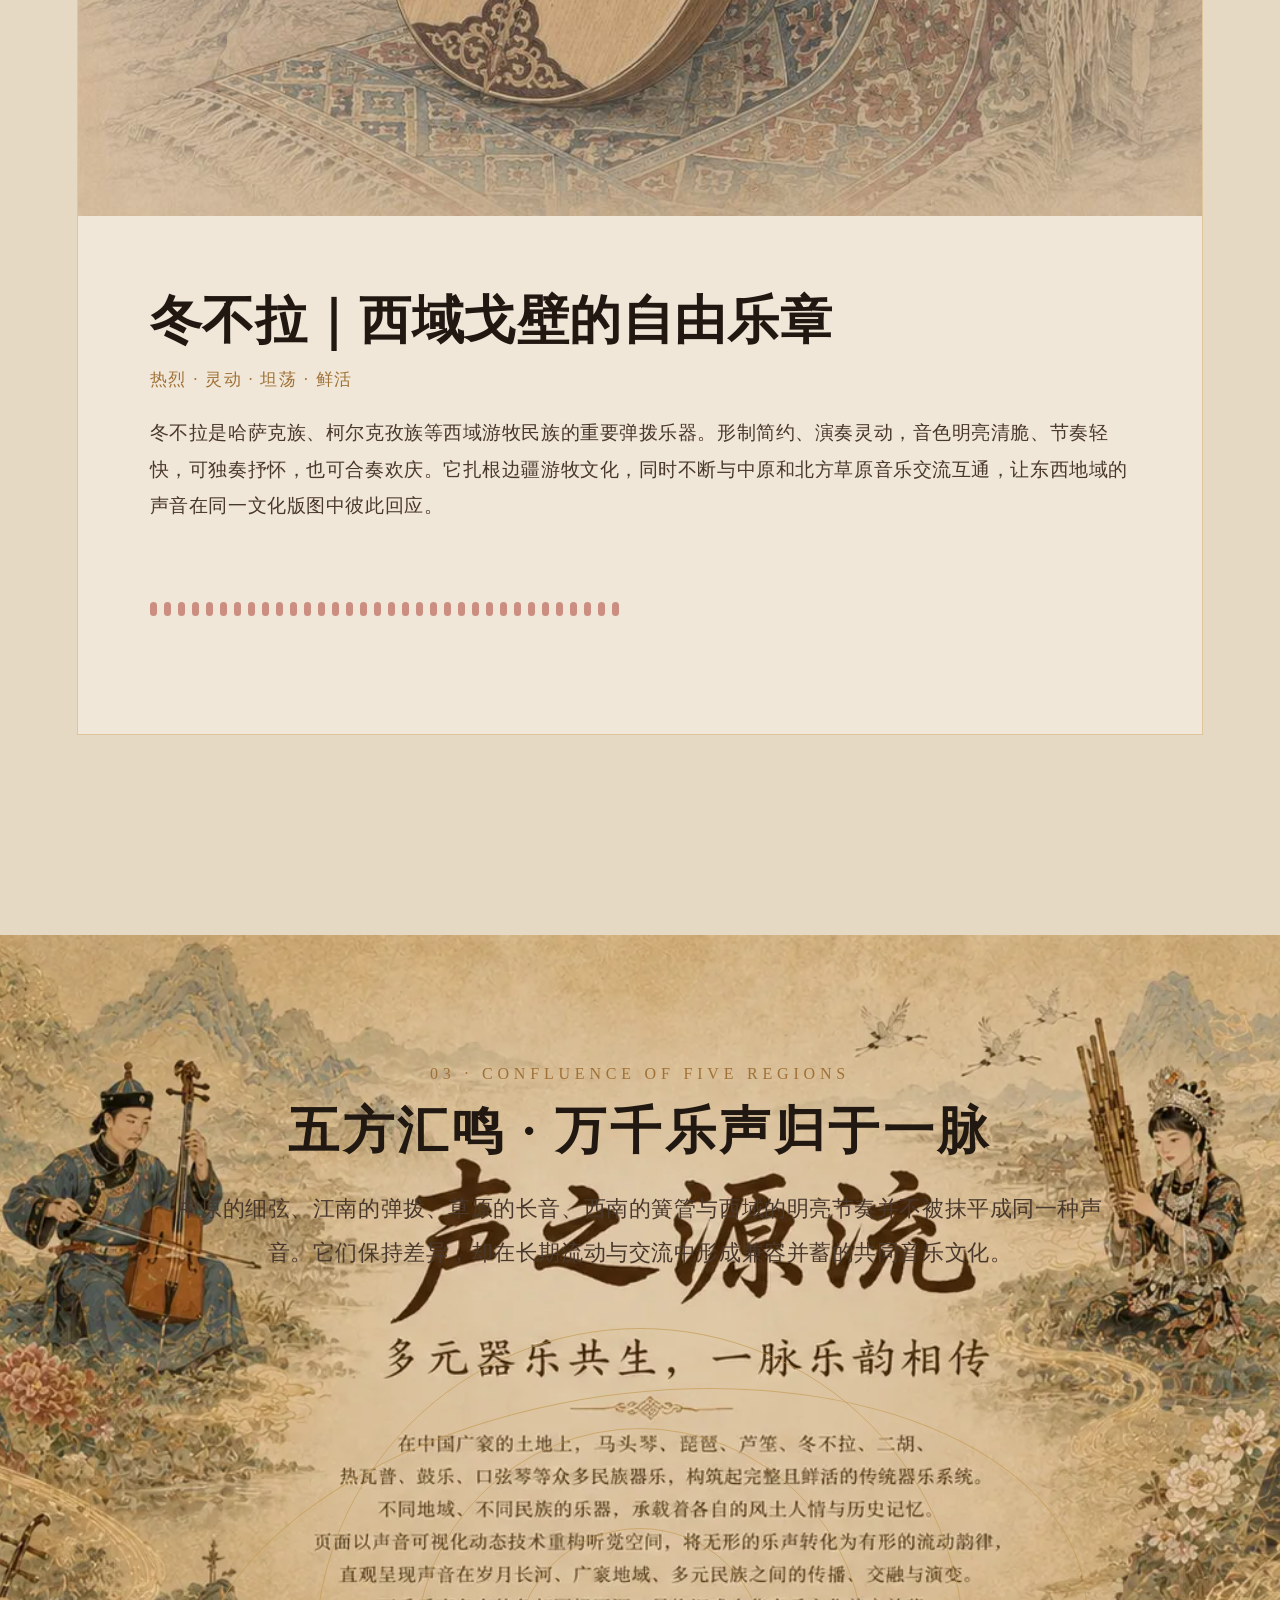
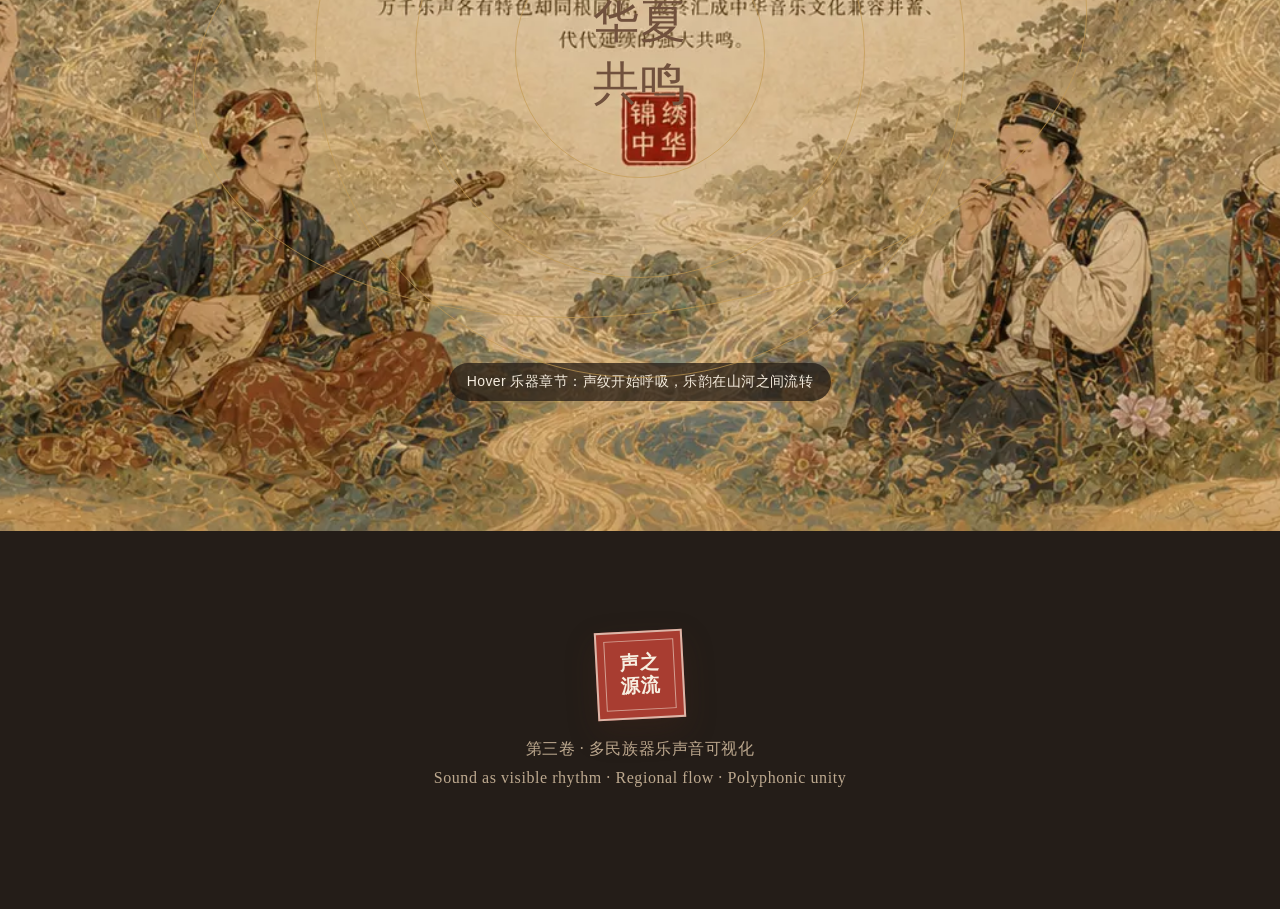
<file: tongxin_site-7-github-pages-ready/sound.html>
<!doctype html>
<html lang="zh-CN">
<head>
<meta charset="utf-8">
<meta name="viewport" content="width=device-width,initial-scale=1,viewport-fit=cover">
<meta name="theme-color" content="#e4d4b8">
<title>第三卷 · 声之源流｜同心共绘</title>
<meta name="description" content="声之源流：二胡、琵琶、马头琴、芦笙、冬不拉的声音可视化数字长卷。">
<link rel="stylesheet" href="base.css">
</head>
<body>
<main class="site">
  <aside class="chapter-ribbon" aria-label="卷签导航"><a class="ribbon-home" href="index.html">归</a><div class="ribbon-mark">第三卷 · 声之源流</div></aside>

  <section class="hero sound-hero">
    <div class="hero-copy reveal">
      <div class="eyebrow">第三卷 · THE SOURCE AND FLOW OF SOUND</div>
      <h1>声之源流</h1>
      <h2>多元器乐共生，一脉乐韵相传</h2>
      <p>在中国广袤的土地上，二胡、琵琶、马头琴、芦笙、冬不拉等众多民族器乐承载着地域风土与历史记忆。本卷以声音可视化重构听觉空间，让无形的乐声成为可见的流动韵律。</p>
    </div>
    <div class="scroll-cue">循声进入山河</div>
  </section>

  <section class="section" id="film-structure">
    <div class="section-heading reveal">
      <div class="section-kicker">01 · 30-SECOND OPENING FILM</div>
      <h2 class="section-title">溯源 · 流转 · 共生 · 永续</h2>
      <p class="section-lead">顶部 30 秒全屏短片不是“宣传片插入”，而是整卷声音叙事的起点。镜头从古朴器物的发声瞬间出发，跟随声纹跨越地域，最终汇聚成中华大地的声音轮廓。</p>
    </div>

    <div class="film-stages reveal">
      <article class="film-stage ink-hover" style="--accent:#71513d"><time>00:00—00:06</time><h3>溯源 · 时光留声</h3><p>暗调复古光影聚焦二胡琴箱、琵琶木纹与芦笙竹管。琴弦微颤、竹管进气，淡金粒子和极简声波提示古乐从历史中苏醒。</p></article>
      <article class="film-stage ink-hover" style="--accent:#557687"><time>00:06—00:14</time><h3>流转 · 山河传韵</h3><p>声音轨迹穿越中原、江南、北疆、西南与西域；青、赭、棕三色声纹跨越山海，实现“声随山河走，乐随地域流”。</p></article>
      <article class="film-stage ink-hover" style="--accent:#c59b51"><time>00:14—00:24</time><h3>共生 · 万族和鸣</h3><p>地域实景逐渐虚化为民族文化符号与声音线条，多种音色交织汇聚，最终形成中华大地轮廓和全屏动态声场。</p></article>
      <article class="film-stage ink-hover" style="--accent:#476d63"><time>00:24—00:30</time><h3>永续 · 文脉绵延</h3><p>声波放缓、粒子沉降，古今画面叠影，乐器虚影淡入背景。余音归于平和，留下恒定微光，象征文脉不息。</p></article>
    </div>

    <div class="video-frame reveal" data-label="声之源流 · 30 秒开篇影片">
      <video class="real-video" poster="assets/sound-hero.webp" playsinline preload="metadata">
        <source src="assets/sound-film.mp4" type="video/mp4">
      </video>
      <div class="video-label">声之源流 · 30 秒开篇影片 · 古乐有根，声声溯千年</div>
      <button class="play-seal" type="button" aria-label="播放视频">▶</button>
    </div>
  </section>

  <section class="section" style="background:#e6d9c3" id="instruments">
    <div class="section-heading reveal">
      <div class="section-kicker">02 · FIVE CORE INSTRUMENTS</div>
      <h2 class="section-title">五器成脉 · 声纹随情绪而生</h2>
      <p class="section-lead">将鼠标停留在乐器章节上，专属声波开始呼吸。声纹随器乐气质而动，形成“温润 / 清丽 / 辽阔 / 空灵 / 热烈”五种可感的情绪空间。</p>
    </div>

    <div class="instrument-list">
      <article class="instrument reveal ink-hover" style="--accent:#71513d">
        <div class="instrument-art has-photo"><img class="instrument-photo" src="assets/details/instrument-erhu.jpg" alt="二胡工笔图"></div>
        <div class="instrument-copy"><h3>二胡｜中原文脉的人间弦歌</h3><div class="mood">温润 · 深沉 · 共情 · 烟火诗意</div><p>二胡是汉族最具代表性的拉弦民族乐器之一，扎根中原并流传全国。其历史可追溯至唐宋奚琴，形制简约却表现力极强；无品无格的细腻弦音既能演绎市井烟火的温婉，也能诉说家国岁月的苍凉。它跨越地域、融入多种乐种，是中华音乐文化延续性与普适性的典型载体。</p><div class="wavebox" aria-label="二胡声纹可视化"></div></div>
      </article>
      <article class="instrument reveal ink-hover" style="--accent:#557687">
        <div class="instrument-art has-photo"><img class="instrument-photo" src="assets/details/instrument-pipa.jpg" alt="琵琶工笔图"></div>
        <div class="instrument-copy"><h3>琵琶｜江南雅韵的千年绝响</h3><div class="mood">清丽 · 婉转 · 典雅 · 刚柔并济</div><p>琵琶是中华古典弹拨乐的重要代表，始于秦汉、兴于唐宋。轮指细密如细雨，扫弦铿锵如惊雷，兼具婉约与豪迈。从宫廷雅乐、文人曲赋到民间小曲和当代民族乐团，琵琶持续见证传统乐文化在地域之间流动，也保存着华夏雅乐绵延不绝的审美内核。</p><div class="wavebox" aria-label="琵琶声纹可视化"></div></div>
      </article>
      <article class="instrument reveal ink-hover" style="--accent:#c59b51">
        <div class="instrument-art has-photo"><img class="instrument-photo" src="assets/details/instrument-matouqin.jpg" alt="马头琴工笔图"></div>
        <div class="instrument-copy"><h3>马头琴｜北疆草原的苍穹牧歌</h3><div class="mood">辽阔 · 苍茫 · 自由 · 厚重</div><p>马头琴是蒙古族标志性传统器乐，根植于北方游牧文明。低沉雄浑、悠远空灵的音色自带长风过草原的纵深感。千百年来，它伴随逐水草而居的生活，记录迁徙、牧歌与精神信仰，并与中原及西域器乐遥相呼应，完成中华音乐南北之间的声音对话。</p><div class="wavebox" aria-label="马头琴声纹可视化"></div></div>
      </article>
      <article class="instrument reveal ink-hover" style="--accent:#476d63">
        <div class="instrument-art has-photo"><img class="instrument-photo" src="assets/details/instrument-lusheng.jpg" alt="芦笙工笔图"></div>
        <div class="instrument-copy"><h3>芦笙｜西南山林的自然和鸣</h3><div class="mood">空灵 · 清新 · 热烈 · 质朴</div><p>芦笙是西南古老的簧管吹奏乐器，广泛流传于苗、侗、瑶、水等多个民族。从祭祀到节庆，从生产生活到群体歌舞，它既是人与自然沟通的声音媒介，也是多个民族共享的文化符号。清亮通透、和声饱满的音色，为中华音乐“多元一体”提供了鲜明的西南声部。</p><div class="wavebox" aria-label="芦笙声纹可视化"></div></div>
      </article>
      <article class="instrument reveal ink-hover" style="--accent:#a83d31">
        <div class="instrument-art has-photo"><img class="instrument-photo" src="assets/details/instrument-dombra.jpg" alt="冬不拉工笔图"></div>
        <div class="instrument-copy"><h3>冬不拉｜西域戈壁的自由乐章</h3><div class="mood">热烈 · 灵动 · 坦荡 · 鲜活</div><p>冬不拉是哈萨克族、柯尔克孜族等西域游牧民族的重要弹拨乐器。形制简约、演奏灵动，音色明亮清脆、节奏轻快，可独奏抒怀，也可合奏欢庆。它扎根边疆游牧文化，同时不断与中原和北方草原音乐交流互通，让东西地域的声音在同一文化版图中彼此回应。</p><div class="wavebox" aria-label="冬不拉声纹可视化"></div></div>
      </article>
    </div>
  </section>

  <section class="section narrow" style="background-image:url('assets/sound-hero.webp');background-size:cover;background-position:center bottom;min-height:900px">
    <div class="section-heading reveal">
      <div class="section-kicker">03 · CONFLUENCE OF FIVE REGIONS</div>
      <h2 class="section-title">五方汇鸣 · 万千乐声归于一脉</h2>
      <p class="section-lead">中原的细弦、江南的弹拨、草原的长音、西南的簧管与西域的明亮节奏并不被抹平成同一种声音。它们保持差异，却在长期流动与交流中形成兼容并蓄的共同音乐文化。</p>
    </div>
    <div class="sound-confluence reveal">
      <div class="sound-ring"></div><div class="sound-ring"></div><div class="sound-ring"></div><div class="sound-ring"></div>
      <div class="sound-core">华夏<br>共鸣</div>
    </div>
    <div style="text-align:center"><span class="museum-note">Hover 乐器章节：声纹开始呼吸，乐韵在山河之间流转</span></div>
  </section>

  <footer class="footer"><div class="seal">声之<br>源流</div><p>第三卷 · 多民族器乐声音可视化<br>Sound as visible rhythm · Regional flow · Polyphonic unity</p></footer>
</main>
<script src="site.js"></script>
<script>
  document.querySelectorAll('.wavebox').forEach(box=>{
    for(let i=0;i<34;i++){const b=document.createElement('i');b.className='wavebar';b.style.setProperty('--i',i);box.appendChild(b)}
  });
</script>
</body>
</html>
</file>
<file: tongxin_site-7-github-pages-ready/base.css>
:root{
  --paper:#f4ead8;--paper-2:#f8f1e5;--ink:#211812;--ink-soft:#49382c;
  --gold:#c59b51;--gold-deep:#9f7137;--green:#476d63;--green-2:#6f8d74;
  --blue:#557687;--red:#a83d31;--brown:#71513d;--night:#2b221b;--cream:#ead8b8;
  --serif:"Songti SC","STSong","SimSun","Noto Serif CJK SC",serif;
  --kai:"Kaiti SC","STKaiti","KaiTi",var(--serif);
}
*{box-sizing:border-box}
html{scroll-behavior:smooth;background:#d8c6a8}
body{margin:0;background:#d8c6a8;color:var(--ink);font-family:var(--serif);letter-spacing:.035em}
a{color:inherit;text-decoration:none}
button{font:inherit}
img{display:block;max-width:100%}
::selection{background:rgba(168,61,49,.2)}
.site{width:min(100%,1920px);margin:0 auto;overflow:hidden;background:var(--paper);position:relative;box-shadow:0 0 80px rgba(54,36,23,.22)}
.site::before{content:"";position:fixed;inset:0;pointer-events:none;z-index:100;background:
 radial-gradient(circle at 20% 30%,rgba(113,81,61,.03),transparent 28%),
 repeating-linear-gradient(12deg,rgba(113,81,61,.025) 0 1px,transparent 1px 17px),
 repeating-linear-gradient(93deg,rgba(113,81,61,.018) 0 1px,transparent 1px 23px);mix-blend-mode:multiply}
.hero{min-height:100vh;height:1080px;position:relative;overflow:hidden;background-position:center;background-size:cover;display:flex;align-items:center;justify-content:center}
.hero::after{content:"";position:absolute;inset:0;pointer-events:none;background:linear-gradient(90deg,rgba(244,234,216,.04),rgba(244,234,216,.12) 48%,rgba(244,234,216,.04));z-index:1}
.hero-copy{position:relative;z-index:3;width:min(1180px,74vw);text-align:center;padding:70px 90px;background:rgba(244,234,216,.52);border:1px solid rgba(197,155,81,.35);box-shadow:0 24px 70px rgba(64,43,28,.08);backdrop-filter:blur(1.2px)}
.hero-copy::before,.hero-copy::after,.scroll-paper::before,.scroll-paper::after{content:"";position:absolute;width:42px;height:42px;opacity:.72}
.hero-copy::before,.scroll-paper::before{left:16px;top:16px;border-left:1px solid var(--gold);border-top:1px solid var(--gold)}
.hero-copy::after,.scroll-paper::after{right:16px;bottom:16px;border-right:1px solid var(--gold);border-bottom:1px solid var(--gold)}
.eyebrow{font-family:Georgia,serif;font-size:15px;letter-spacing:.35em;color:var(--gold-deep);text-transform:uppercase;margin-bottom:22px}
.hero h1,.display-title{font-family:var(--kai);font-size:clamp(66px,5.9vw,112px);line-height:1.18;letter-spacing:.08em;margin:0;color:var(--ink);font-weight:700;text-shadow:0 2px 0 rgba(197,155,81,.24)}
.hero h2,.hero-subtitle{font-family:var(--serif);font-size:clamp(28px,2.2vw,42px);font-weight:400;color:var(--ink-soft);margin:24px 0 0;line-height:1.6}
.hero p{font-size:22px;line-height:2.05;color:#4f4034;max-width:1060px;margin:30px auto 0}
.seal{display:inline-flex;align-items:center;justify-content:center;width:112px;height:112px;background:var(--red);color:#f7efe1;border:2px solid rgba(247,239,225,.68);box-shadow:0 12px 30px rgba(85,42,28,.25);font-weight:700;font-family:var(--kai);font-size:24px;line-height:1.2;text-align:center;transform:rotate(-3deg);position:relative}
.seal::after{content:"";position:absolute;inset:7px;border:1px solid rgba(247,239,225,.55)}
.scroll-cue{position:absolute;z-index:4;left:50%;bottom:44px;transform:translateX(-50%);color:var(--ink-soft);font-size:15px;letter-spacing:.28em;text-align:center}
.scroll-cue::after{content:"↓";display:block;color:var(--gold-deep);font-size:30px;margin-top:9px;animation:float 2s ease-in-out infinite}
@keyframes float{50%{transform:translateY(8px)}}
.chapter-ribbon{position:fixed;z-index:90;left:max(18px,calc((100vw - min(100vw,1920px))/2 + 18px));top:36px;display:flex;flex-direction:column;gap:12px;align-items:center}
.ribbon-home,.ribbon-mark{width:54px;height:54px;border:1px solid rgba(197,155,81,.72);background:rgba(244,234,216,.86);display:flex;align-items:center;justify-content:center;color:var(--brown);font-family:var(--kai);font-size:18px;box-shadow:0 10px 28px rgba(76,48,30,.08)}
.ribbon-mark{width:44px;height:116px;writing-mode:vertical-rl;letter-spacing:.18em;font-size:16px;background:rgba(35,24,18,.72);color:#f4ead8}
.section{position:relative;padding:130px 7.2%;background-color:var(--paper)}
.section.narrow{padding-left:13%;padding-right:13%}
.section-dark{background:#2c2823;color:var(--paper)}
.section-heading{max-width:1240px;margin:0 auto 68px;text-align:center;position:relative;z-index:2}
.section-heading.left{text-align:left;margin-left:0}
.section-kicker{font-size:16px;color:var(--gold-deep);letter-spacing:.3em;font-family:Georgia,serif;text-transform:uppercase;margin-bottom:16px}
.section-title{font-family:var(--kai);font-size:clamp(48px,4vw,74px);line-height:1.25;letter-spacing:.07em;margin:0;color:var(--ink)}
.section-dark .section-title{color:var(--paper)}
.section-lead{font-size:22px;line-height:2;color:var(--ink-soft);max-width:1120px;margin:24px auto 0}
.section-heading.left .section-lead{margin-left:0}
.section-dark .section-lead{color:#d8c9b5}
.scroll-paper{position:relative;background:rgba(248,241,229,.86);border:1px solid rgba(197,155,81,.58);box-shadow:0 24px 70px rgba(75,49,31,.08);padding:54px}
.gold-line{height:1px;background:linear-gradient(90deg,transparent,rgba(197,155,81,.9),transparent)}
.ink-chip{display:inline-flex;padding:8px 14px;border:1px solid rgba(197,155,81,.58);border-radius:999px;background:rgba(248,241,229,.66);font-size:15px;color:var(--brown);margin:0 7px 8px 0}
.museum-note{display:inline-flex;padding:10px 18px;border-radius:999px;background:rgba(33,24,18,.72);color:#f5ecde;font-family:Arial,sans-serif;font-size:14px;letter-spacing:.03em}
.reveal{opacity:0;transform:translateY(42px);transition:opacity .9s ease,transform .9s ease}
.reveal.is-visible{opacity:1;transform:none}
.ink-hover{transition:transform .55s cubic-bezier(.2,.7,.2,1),box-shadow .55s ease,filter .55s ease}
.ink-hover:hover{transform:scale(1.018);box-shadow:0 28px 70px rgba(74,49,32,.14);filter:saturate(1.04)}
.ink-hover::after{content:"";position:absolute;inset:0;pointer-events:none;background:radial-gradient(circle at var(--mx,50%) var(--my,50%),rgba(33,24,18,.11),transparent 0 25%);opacity:0;transition:opacity .35s}
.ink-hover:hover::after{opacity:1}
.footer{padding:100px 7%;text-align:center;background:#241d18;color:#d9c8b1;position:relative}
.footer .seal{width:88px;height:88px;font-size:19px}
.footer p{font-size:16px;line-height:1.8;color:#bda98f}
.video-frame{position:relative;aspect-ratio:16/9;max-width:1450px;margin:52px auto 0;background:#2d2722;border:12px solid #d5b77b;outline:1px solid #7d5b32;box-shadow:0 30px 80px rgba(60,37,22,.2);overflow:hidden}
.video-frame::before{content:"";position:absolute;inset:18px;border:1px solid rgba(248,241,229,.4);z-index:2;pointer-events:none}
.video-frame .video-poster{position:absolute;inset:0;background-size:cover;background-position:center;opacity:.68;filter:saturate(.82) contrast(.95)}
.video-frame .play-seal{position:absolute;z-index:3;left:50%;top:50%;transform:translate(-50%,-50%) rotate(-3deg);width:105px;height:105px;background:rgba(168,61,49,.9);color:#fff7ea;border:2px solid rgba(255,247,234,.68);display:flex;align-items:center;justify-content:center;font-size:35px;cursor:pointer;transition:transform .35s ease}
.video-frame .play-seal:hover{transform:translate(-50%,-50%) rotate(-3deg) scale(1.08)}
.video-frame .video-label{position:absolute;z-index:3;left:58px;top:48px;color:#ead8ae;font-size:21px;letter-spacing:.08em;text-shadow:0 1px 5px #000}
.timeline{display:grid;grid-template-columns:repeat(auto-fit,minmax(190px,1fr));gap:16px;max-width:1480px;margin:42px auto 0}
.timeline article{padding:26px 24px;border-top:2px solid var(--gold);background:rgba(248,241,229,.64);min-height:210px}
.timeline b{font-family:Georgia,serif;color:var(--red);font-size:18px}.timeline h4{font-size:23px;margin:12px 0;color:var(--ink)}.timeline p{font-size:16px;line-height:1.72;color:var(--ink-soft);margin:0}
.dialog-backdrop{position:fixed;inset:0;z-index:120;background:rgba(24,18,13,.68);backdrop-filter:blur(4px);opacity:0;pointer-events:none;transition:opacity .35s ease;display:flex;align-items:center;justify-content:center;padding:40px}
.dialog-backdrop.open{opacity:1;pointer-events:auto}
.dialog-sheet{width:min(1260px,92vw);max-height:88vh;overflow:auto;background:var(--paper-2);border:1px solid rgba(197,155,81,.72);box-shadow:0 40px 120px rgba(0,0,0,.28);padding:64px;position:relative;transform:translateY(26px) scale(.98);transition:transform .4s ease}
.dialog-backdrop.open .dialog-sheet{transform:none}
.dialog-close{position:absolute;right:24px;top:24px;width:48px;height:48px;border:1px solid rgba(197,155,81,.62);background:transparent;color:var(--brown);cursor:pointer;font-size:24px}
.dialog-sheet h3{font-family:var(--kai);font-size:56px;margin:0 0 8px}.dialog-sheet .dialog-meta{color:var(--gold-deep);font-size:17px;letter-spacing:.12em;margin-bottom:28px}.dialog-sheet p{font-size:20px;line-height:1.95;color:var(--ink-soft)}
/* HOME */
.home-hero{height:1080px;background-image:url('assets/home-scroll.svg');display:block;padding:54px}
.home-frame{position:relative;width:100%;height:100%;border:1px solid rgba(197,155,81,.6);overflow:hidden}
.home-head{position:absolute;left:50%;top:48px;transform:translateX(-50%);z-index:8;text-align:center;width:980px;pointer-events:none}
.home-head .project{font-family:var(--kai);font-size:74px;letter-spacing:.15em;margin:0;color:#241811}
.home-head .project-sub{font-size:22px;letter-spacing:.18em;color:#70533d;margin-top:12px}
.chapter-gates{position:absolute;inset:150px 28px 28px;display:flex;gap:18px}
.chapter-gate{position:relative;flex:1;overflow:hidden;border:1px solid rgba(197,155,81,.55);min-width:0;transition:flex .7s cubic-bezier(.2,.75,.15,1),transform .5s ease;isolation:isolate}
.chapter-gate::before{content:"";position:absolute;inset:0;background:linear-gradient(180deg,rgba(31,21,15,.02),rgba(31,21,15,.52));z-index:1}
.chapter-gate::after{content:"";position:absolute;inset:0;background:rgba(244,234,216,.12);opacity:.65;transition:opacity .5s ease;z-index:1}
.chapter-gate:hover{flex:1.42;transform:translateY(-6px)}.chapter-gate:hover::after{opacity:.12}
.gate-bg{position:absolute;inset:0;background-size:cover;background-position:center;transition:transform 1.2s ease;z-index:0}.chapter-gate:hover .gate-bg{transform:scale(1.055)}
.gate-bg.dance{background-image:url('assets/dance-hero.webp');background-position:14% center}
.gate-bg.embroidery{background-image:url('assets/embroidery-scroll-v2.svg')}.gate-bg.sound{background-image:url('assets/sound-scroll-v2.svg')}.gate-bg.festival{background-image:url('assets/festival-scroll-v2.svg')}
.gate-copy{position:absolute;z-index:4;left:34px;right:34px;bottom:34px;color:#fbf3e7}.gate-num{font-family:Georgia,serif;color:#e7c278;font-size:46px;opacity:.95}.gate-copy h2{font-family:var(--kai);font-size:44px;margin:4px 0 12px;letter-spacing:.08em}.gate-copy p{font-size:17px;line-height:1.7;margin:0;color:#f0e4d2;text-shadow:0 1px 8px rgba(0,0,0,.35)}
.gate-enter{display:inline-flex;margin-top:18px;border-bottom:1px solid #e2c075;padding-bottom:4px;color:#f3d99f;font-size:15px;letter-spacing:.12em}
.home-seal{position:absolute;z-index:10;left:50%;top:52%;transform:translate(-50%,-50%) rotate(-3deg);width:116px;height:116px;background:var(--red);color:#fff6e8;border:2px solid rgba(255,246,232,.75);display:flex;align-items:center;justify-content:center;text-align:center;font-family:var(--kai);font-size:24px;line-height:1.25;box-shadow:0 18px 48px rgba(56,31,22,.28);pointer-events:none}
.home-seal::after{content:"";position:absolute;inset:8px;border:1px solid rgba(255,246,232,.55)}
/* EMBROIDERY */
.emb-hero{background-image:url('assets/embroidery-scroll-v2.svg')}.emb-hero .hero-copy{background:rgba(248,241,229,.88);border-color:rgba(197,155,81,.66);box-shadow:0 30px 90px rgba(64,43,28,.16)}
.silk-row{display:grid;grid-template-columns:repeat(5,1fr);gap:22px;max-width:1580px;margin:0 auto}
.silk-panel{min-height:680px;position:relative;padding:34px 28px 32px;background:rgba(248,241,229,.78);border-top:7px solid var(--accent,var(--red));border-bottom:1px solid rgba(197,155,81,.55);border-left:1px solid rgba(197,155,81,.45);border-right:1px solid rgba(197,155,81,.45);cursor:pointer;overflow:hidden}
.silk-panel::before{content:"";position:absolute;inset:12px;background:repeating-linear-gradient(90deg,transparent 0 15px,rgba(113,81,61,.025) 16px 17px);pointer-events:none}
.silk-panel .motif-art{height:340px;display:flex;align-items:center;justify-content:center;position:relative;color:var(--accent,var(--red))}
.motif-orbit{width:210px;height:210px;border:2px solid currentColor;border-radius:50%;position:relative;opacity:.75}.motif-orbit::before,.motif-orbit::after{content:"";position:absolute;left:50%;top:50%;width:130px;height:64px;border:3px solid currentColor;border-radius:70% 30%;transform:translate(-50%,-50%) rotate(35deg)}.motif-orbit::after{transform:translate(-50%,-50%) rotate(145deg)}
.motif-flower{width:210px;height:210px;border:2px solid currentColor;border-radius:50%;position:relative}.motif-flower::before{content:"✤";position:absolute;inset:0;display:flex;align-items:center;justify-content:center;font-size:150px;font-family:serif;color:currentColor;opacity:.75}
.motif-geo{width:220px;height:220px;background:repeating-linear-gradient(45deg,transparent 0 21px,currentColor 22px 25px,transparent 26px 48px),repeating-linear-gradient(-45deg,transparent 0 21px,currentColor 22px 25px,transparent 26px 48px);opacity:.5;border:2px solid currentColor}
.motif-bird{font-size:150px;line-height:1;color:currentColor;opacity:.72;font-family:serif}
.motif-fire{font-size:170px;color:currentColor;opacity:.72;font-family:serif}
.silk-panel h3{font-family:var(--kai);font-size:37px;margin:0 0 10px}.silk-region{font-size:15px;color:var(--gold-deep);letter-spacing:.14em;margin-bottom:16px}.silk-panel p{font-size:17px;line-height:1.78;color:var(--ink-soft);margin:0}.silk-open{position:absolute;right:26px;bottom:28px;color:var(--gold-deep);font-size:15px}
.butterfly-story{display:grid;grid-template-columns:1fr 1fr;max-width:1540px;margin:0 auto;background:#254941;min-height:860px;overflow:hidden;border:1px solid rgba(197,155,81,.5)}
.butterfly-art{position:relative;background:radial-gradient(circle at 50% 45%,rgba(197,155,81,.25),transparent 38%)}
.big-butterfly{position:absolute;left:50%;top:50%;width:520px;height:450px;transform:translate(-50%,-50%);color:#dfb45f}.big-butterfly .wing{position:absolute;width:260px;height:350px;border:4px solid currentColor;border-radius:72% 28% 58% 42%;background:rgba(168,61,49,.28)}.big-butterfly .wing.left{left:0;transform:rotate(-18deg)}.big-butterfly .wing.right{right:0;transform:scaleX(-1) rotate(-18deg)}.big-butterfly .bodyline{position:absolute;left:250px;top:84px;width:20px;height:280px;background:currentColor;border-radius:12px}.big-butterfly::before,.big-butterfly::after{content:"";position:absolute;left:258px;top:54px;width:130px;height:120px;border-top:3px solid currentColor;border-radius:50%;transform:rotate(-18deg)}.big-butterfly::after{left:132px;transform:rotate(18deg) scaleX(-1)}
.butterfly-copy{padding:74px 72px;background:rgba(247,242,232,.94)}.butterfly-copy h3{font-family:var(--kai);font-size:58px;margin:0 0 10px}.butterfly-copy .poem{font-size:18px;letter-spacing:.12em;color:var(--gold-deep)}.butterfly-copy p{font-size:20px;line-height:2;color:var(--ink-soft)}
.gene-map{max-width:1450px;height:900px;margin:30px auto 0;position:relative}.gene-core{position:absolute;left:50%;top:50%;transform:translate(-50%,-50%);width:270px;height:270px;border-radius:50%;border:2px solid var(--gold);background:rgba(197,155,81,.15);display:flex;align-items:center;justify-content:center;text-align:center;font-family:var(--kai);font-size:38px;line-height:1.45;z-index:2}.gene-node{position:absolute;width:210px;height:210px;border-radius:50%;background:rgba(248,241,229,.93);border:1px solid rgba(197,155,81,.72);display:flex;align-items:center;justify-content:center;text-align:center;padding:24px;font-size:18px;line-height:1.6;color:var(--ink-soft);box-shadow:0 14px 40px rgba(74,48,30,.08);transition:transform .35s ease,background .35s ease}.gene-node:hover{transform:scale(1.05);background:#fff8eb}.gene-node b{display:block;color:var(--ink);font-size:20px;margin-bottom:6px}
.gene-lines{position:absolute;inset:0;width:100%;height:100%;pointer-events:none}
.keyframes-row{display:grid;grid-template-columns:repeat(4,1fr);gap:20px;max-width:1450px;margin:36px auto 0}.keyframe{min-height:260px;padding:26px;background:rgba(248,241,229,.78);border-top:2px solid var(--gold)}.keyframe .frame-art{height:150px;background:linear-gradient(135deg,rgba(71,109,99,.34),rgba(168,61,49,.18));margin-bottom:18px;position:relative;overflow:hidden}.keyframe .frame-art::before{content:"";position:absolute;inset:20% 28%;border:2px solid rgba(226,187,101,.68);border-radius:50%}.keyframe h4{margin:0 0 8px;font-size:21px}.keyframe p{margin:0;color:var(--ink-soft);font-size:15px;line-height:1.7}
/* DANCE */
.dance-hero{background-image:url('assets/dance-hero.webp');background-position:center;background-size:cover}
.dance-hero::after{background:linear-gradient(180deg,rgba(244,234,216,0),rgba(244,234,216,.03) 70%,rgba(33,24,18,.18))}
.dance-hero .hero-copy{display:none}.dance-enter{position:absolute;left:50%;bottom:55px;transform:translateX(-50%);z-index:4;display:flex;align-items:center;gap:18px;color:#3b281d;background:rgba(244,234,216,.7);padding:12px 24px;border:1px solid rgba(197,155,81,.6);font-size:17px;letter-spacing:.13em}
.dance-orbit{height:900px;max-width:1540px;margin:0 auto;position:relative;background:radial-gradient(ellipse at center,rgba(197,155,81,.11),transparent 58%)}
.dance-orbit::before{content:"";position:absolute;left:50%;top:50%;width:1200px;height:620px;border:1px solid rgba(197,155,81,.48);border-radius:50%;transform:translate(-50%,-50%) rotate(-7deg)}
.dance-node{position:absolute;width:190px;height:190px;border-radius:50%;background:rgba(248,241,229,.9);border:1px solid rgba(197,155,81,.7);display:flex;align-items:center;justify-content:center;text-align:center;padding:20px;cursor:pointer;transition:transform .35s ease,background .35s ease;box-shadow:0 12px 40px rgba(72,45,29,.08)}.dance-node:hover{transform:scale(1.06);background:#fff8eb}.dance-node b{display:block;font-family:var(--kai);font-size:24px;margin-bottom:6px}.dance-node span{font-size:14px;line-height:1.5;color:var(--brown)}
.dance-core{position:absolute;left:50%;top:50%;transform:translate(-50%,-50%);z-index:3}
.dance-scroll{max-width:1570px;margin:0 auto}
.dance-chapter{display:grid;grid-template-columns:1.08fr .92fr;min-height:760px;margin-bottom:80px;border-top:1px solid rgba(197,155,81,.5);border-bottom:1px solid rgba(197,155,81,.5);background:rgba(248,241,229,.54)}
.dance-chapter:nth-child(even){grid-template-columns:.92fr 1.08fr}.dance-chapter:nth-child(even) .dance-image{order:2}.dance-chapter:nth-child(even) .dance-text{order:1}
.dance-image{min-height:720px;background-image:url('assets/dance-hero.webp');background-size:1850px auto;background-repeat:no-repeat;position:relative;overflow:hidden}.dance-image::after{content:"";position:absolute;inset:0;background:linear-gradient(90deg,transparent 55%,rgba(244,234,216,.5))}.dance-chapter:nth-child(even) .dance-image::after{background:linear-gradient(270deg,transparent 55%,rgba(244,234,216,.5))}
.dance-text{padding:74px 70px;display:flex;flex-direction:column;justify-content:center}.dance-text h3{font-family:var(--kai);font-size:56px;margin:0}.dance-text .dance-poem{font-size:20px;color:var(--gold-deep);line-height:1.7;margin:12px 0 28px}.dance-text .tri{border-top:1px solid rgba(197,155,81,.46);padding:18px 0 0;margin-top:16px}.dance-text .tri h4{font-size:18px;color:var(--brown);margin:0 0 8px;letter-spacing:.08em}.dance-text .tri p{font-size:18px;line-height:1.8;color:var(--ink-soft);margin:0}
.ai-skeleton{height:440px;max-width:1120px;margin:50px auto 0;position:relative}.ai-skeleton .china-outline{position:absolute;inset:20px 50px;border:2px solid rgba(197,155,81,.62);border-radius:48% 52% 58% 42% / 42% 48% 52% 58%;transform:rotate(-4deg);box-shadow:0 0 35px rgba(197,155,81,.18) inset}.ai-skeleton .trace{position:absolute;width:360px;height:100px;border-top:2px solid var(--gold);border-radius:50%;opacity:.55}
/* SOUND */
.sound-hero{background-image:url('assets/sound-scroll-v2.svg')}
.sound-hero .hero-copy{background:rgba(248,241,229,.87);border-color:rgba(197,155,81,.62);box-shadow:0 30px 90px rgba(42,34,27,.18)}
.film-stages{display:grid;grid-template-columns:repeat(4,1fr);gap:20px;max-width:1500px;margin:20px auto 0}.film-stage{min-height:350px;padding:36px 30px;background:rgba(248,241,229,.72);border-top:3px solid var(--accent,var(--gold));position:relative;overflow:hidden}.film-stage::after{content:"";position:absolute;left:0;right:0;bottom:0;height:82px;background:repeating-linear-gradient(90deg,transparent 0 14px,var(--accent,var(--gold)) 15px 18px,transparent 19px 28px);opacity:.13}.film-stage time{font-family:Georgia,serif;font-size:17px;color:var(--gold-deep)}.film-stage h3{font-family:var(--kai);font-size:34px;margin:14px 0}.film-stage p{font-size:17px;line-height:1.8;color:var(--ink-soft)}
.instrument-list{max-width:1560px;margin:0 auto}.instrument{display:grid;grid-template-columns:.9fr 1.1fr;min-height:660px;margin-bottom:70px;border:1px solid rgba(197,155,81,.45);background:rgba(248,241,229,.62);overflow:hidden;position:relative}.instrument:nth-child(even){grid-template-columns:1.1fr .9fr}.instrument:nth-child(even) .instrument-art{order:2}.instrument:nth-child(even) .instrument-copy{order:1}.instrument-art{position:relative;display:flex;align-items:center;justify-content:center;background:rgba(85,118,135,.12);overflow:hidden}.instrument-art .instrument-shape{width:280px;height:470px;position:relative;color:var(--accent,var(--brown));filter:drop-shadow(0 14px 15px rgba(72,45,29,.12))}.instrument-shape.erhu::before{content:"";position:absolute;left:132px;top:20px;width:8px;height:350px;background:currentColor;border-radius:5px}.instrument-shape.erhu::after{content:"";position:absolute;left:88px;top:340px;width:95px;height:105px;border:7px solid currentColor;border-radius:18px;background:rgba(113,81,61,.18)}
.instrument-shape.pipa{border:8px solid currentColor;border-radius:48% 48% 42% 42%/34% 34% 66% 66%;height:430px;width:220px}.instrument-shape.pipa::before{content:"";position:absolute;left:101px;top:-90px;width:8px;height:515px;background:currentColor}.instrument-shape.pipa::after{content:"";position:absolute;inset:80px 28px;background:repeating-linear-gradient(0deg,transparent 0 35px,currentColor 36px 38px,transparent 39px 52px);opacity:.48}
.instrument-shape.matouqin::before{content:"";position:absolute;left:130px;top:55px;width:8px;height:315px;background:currentColor}.instrument-shape.matouqin::after{content:"马";position:absolute;left:88px;top:-5px;font-family:var(--kai);font-size:100px;color:currentColor}.instrument-shape.matouqin{border-bottom:115px solid currentColor;border-left:55px solid transparent;border-right:55px solid transparent;height:430px;width:220px;opacity:.75}
.instrument-shape.lusheng{background:repeating-linear-gradient(90deg,transparent 0 22px,currentColor 23px 30px,transparent 31px 48px);height:410px;width:290px}.instrument-shape.lusheng::after{content:"";position:absolute;left:0;right:0;bottom:50px;height:28px;background:currentColor}.instrument-shape.dombra{border:8px solid currentColor;border-radius:50%;height:320px;width:190px;margin-top:120px}.instrument-shape.dombra::before{content:"";position:absolute;left:86px;top:-170px;width:8px;height:480px;background:currentColor}
.instrument-copy{padding:70px 72px;display:flex;flex-direction:column;justify-content:center}.instrument-copy h3{font-family:var(--kai);font-size:52px;margin:0}.instrument-copy .mood{color:var(--gold-deep);font-size:17px;letter-spacing:.1em;margin:12px 0 24px}.instrument-copy p{font-size:19px;line-height:1.92;color:var(--ink-soft);margin:0}.wavebox{height:110px;margin-top:30px;display:flex;align-items:center;gap:7px}.wavebar{width:7px;height:14px;background:var(--accent,var(--gold));opacity:.52;border-radius:7px;transition:height .25s ease}.instrument:hover .wavebar{animation:wave 1.2s ease-in-out infinite;animation-delay:calc(var(--i)*-0.055s)}@keyframes wave{0%,100%{height:14px}50%{height:88px}}
.sound-confluence{height:620px;max-width:1360px;margin:0 auto;position:relative}.sound-ring{position:absolute;left:50%;top:50%;transform:translate(-50%,-50%);border:1px solid rgba(197,155,81,.68);border-radius:50%}.sound-ring:nth-child(1){width:250px;height:250px}.sound-ring:nth-child(2){width:450px;height:450px}.sound-ring:nth-child(3){width:650px;height:650px}.sound-ring:nth-child(4){width:900px;height:520px;transform:translate(-50%,-50%) rotate(-8deg)}.sound-core{position:absolute;left:50%;top:50%;transform:translate(-50%,-50%);font-family:var(--kai);font-size:46px;color:var(--brown);z-index:2}
/* FESTIVAL */
.festival-hero{background-image:url('assets/festival-scroll-v2.svg')}
.festival-hero .hero-copy{background:rgba(248,241,229,.87);border-color:rgba(197,155,81,.62);box-shadow:0 30px 90px rgba(66,39,26,.18)}
.festival-circle{height:1000px;max-width:1540px;margin:0 auto;position:relative;background-image:linear-gradient(rgba(244,234,216,.43),rgba(244,234,216,.43)),url('assets/festival-scroll-v2.svg');background-size:cover;background-position:center;border:1px solid rgba(197,155,81,.3)}
.festival-circle::before,.festival-circle::after{content:"";position:absolute;left:50%;top:50%;border-radius:50%;transform:translate(-50%,-50%)}.festival-circle::before{width:1150px;height:650px;border:1px solid rgba(197,155,81,.52)}.festival-circle::after{width:1180px;height:680px;border:1px dashed rgba(197,155,81,.42)}
.campfire{position:absolute;left:50%;top:50%;transform:translate(-50%,-50%);width:280px;height:280px;border-radius:50%;background:radial-gradient(circle,rgba(231,179,91,.55),rgba(168,61,49,.18) 52%,transparent 70%);display:flex;align-items:center;justify-content:center;cursor:pointer;z-index:3}.flame{width:115px;height:170px;background:var(--red);border-radius:60% 40% 62% 38%/72% 34% 66% 28%;transform:rotate(18deg);position:relative;box-shadow:0 0 45px rgba(231,179,91,.44)}.flame::after{content:"";position:absolute;width:52px;height:88px;background:#e3b45b;left:30px;bottom:12px;border-radius:70% 30% 60% 40%}
.festival-node{position:absolute;width:188px;height:188px;border-radius:50%;background:rgba(248,241,229,.92);border:1px solid rgba(197,155,81,.72);display:flex;align-items:center;justify-content:center;text-align:center;padding:18px;cursor:pointer;transition:transform .35s ease,background .35s ease;box-shadow:0 12px 38px rgba(72,45,29,.08);z-index:2}.festival-node:hover{transform:scale(1.06);background:#fff8ec}.festival-node b{font-family:var(--kai);font-size:24px;display:block}.festival-node span{font-size:14px;color:var(--brown);line-height:1.5;margin-top:5px;display:block}
.festival-details{max-width:1570px;margin:0 auto}.festival-story{display:grid;grid-template-columns:.84fr 1.16fr;min-height:650px;margin-bottom:62px;background:rgba(248,241,229,.66);border-top:1px solid rgba(197,155,81,.5);border-bottom:1px solid rgba(197,155,81,.5)}.festival-story:nth-child(even){grid-template-columns:1.16fr .84fr}.festival-story:nth-child(even) .festival-scene{order:2}.festival-story:nth-child(even) .festival-copy{order:1}.festival-scene{position:relative;min-height:620px;background:var(--scene,#6f8d74);overflow:hidden}.festival-scene::before{content:"";position:absolute;inset:0;background-image:url('assets/festival-scroll.svg');background-size:1800px auto;background-position:var(--pos,center);opacity:.7;mix-blend-mode:multiply}.festival-scene::after{content:attr(data-symbol);position:absolute;left:50%;top:50%;transform:translate(-50%,-50%);font-family:var(--kai);font-size:170px;color:rgba(246,236,217,.8);text-shadow:0 6px 25px rgba(39,22,14,.25)}.festival-copy{padding:65px 70px}.festival-copy .tribe{font-size:15px;color:var(--gold-deep);letter-spacing:.14em}.festival-copy h3{font-family:var(--kai);font-size:50px;margin:8px 0 18px}.festival-copy .tagline{font-size:18px;color:var(--brown);line-height:1.7;margin-bottom:24px}.festival-copy dl{display:grid;grid-template-columns:115px 1fr;gap:13px 18px;border-top:1px solid rgba(197,155,81,.45);padding-top:22px;margin:0}.festival-copy dt{font-size:17px;font-weight:700;color:var(--brown)}.festival-copy dd{margin:0;font-size:17px;line-height:1.72;color:var(--ink-soft)}
/* responsive */
@media (max-width:1280px){
 .site{width:100%}.hero{height:100vh}.section{padding-left:6%;padding-right:6%}.home-hero{height:100vh;padding:24px}.home-head{top:28px;width:86%}.home-head .project{font-size:54px}.chapter-gates{inset:120px 16px 16px;gap:10px}.gate-copy{left:22px;right:22px;bottom:24px}.gate-copy h2{font-size:34px}.gate-copy p{font-size:15px}.home-seal{width:96px;height:96px;font-size:20px}.silk-row{grid-template-columns:repeat(2,1fr)}.silk-panel:last-child{grid-column:1/-1}.dance-chapter,.dance-chapter:nth-child(even),.instrument,.instrument:nth-child(even),.festival-story,.festival-story:nth-child(even){grid-template-columns:1fr}.dance-chapter:nth-child(even) .dance-image,.dance-chapter:nth-child(even) .dance-text,.instrument:nth-child(even) .instrument-art,.instrument:nth-child(even) .instrument-copy,.festival-story:nth-child(even) .festival-scene,.festival-story:nth-child(even) .festival-copy{order:initial}.butterfly-story{grid-template-columns:1fr}.film-stages{grid-template-columns:repeat(2,1fr)}
}
@media (max-width:780px){
 .chapter-gates{display:grid;grid-template-columns:1fr 1fr}.chapter-gate:hover{flex:initial}.home-head{top:24px}.home-head .project{font-size:36px}.home-head .project-sub{font-size:14px}.gate-copy h2{font-size:27px}.gate-copy p{display:none}.gate-num{font-size:30px}.home-seal{display:none}.hero-copy{width:90vw;padding:52px 34px}.hero h1{font-size:56px}.hero p{font-size:17px}.section{padding:88px 24px}.section-title{font-size:44px}.section-lead{font-size:18px}.silk-row{grid-template-columns:1fr}.silk-panel:last-child{grid-column:auto}.film-stages{grid-template-columns:1fr}.chapter-ribbon{display:none}.dance-orbit,.festival-circle{transform:scale(.6);transform-origin:top center;margin-bottom:-300px}.keyframes-row{grid-template-columns:1fr 1fr}.dialog-sheet{padding:48px 24px}.dialog-sheet h3{font-size:40px}.festival-copy dl{grid-template-columns:1fr}.video-frame{border-width:6px}.timeline{grid-template-columns:1fr 1fr}
}
/* SUBMISSION POLISH · animated long-scroll film preview */
.video-poster{transform:scale(1.02);transform-origin:center;transition:filter .8s ease,opacity .8s ease}
.video-poster::after{content:"";position:absolute;inset:-12%;background:radial-gradient(circle at 25% 35%,rgba(234,216,184,.22),transparent 24%),radial-gradient(circle at 76% 62%,rgba(197,155,81,.18),transparent 28%);mix-blend-mode:screen;opacity:.45;pointer-events:none}
.video-frame.playing .video-poster{animation:filmDrift 14s ease-in-out infinite alternate;opacity:.9;filter:saturate(.98) contrast(1.03)}
.video-frame.playing .video-poster::after{animation:inkLight 6s ease-in-out infinite alternate}
.video-frame.playing::after{content:"";position:absolute;z-index:4;left:34px;right:34px;bottom:28px;height:2px;background:var(--gold);transform-origin:left center;animation:filmProgress 18s linear infinite;pointer-events:none}
@keyframes filmDrift{0%{transform:scale(1.03) translate3d(-1.5%,0,0)}50%{transform:scale(1.085) translate3d(1.3%,-1%,0)}100%{transform:scale(1.04) translate3d(0,1.1%,0)}}
@keyframes inkLight{0%{transform:translate3d(-4%,0,0);opacity:.3}100%{transform:translate3d(5%,2%,0);opacity:.72}}
@keyframes filmProgress{from{transform:scaleX(0)}to{transform:scaleX(1)}}

/* === 2026-07 homepage hero image insertion: user-provided Gongbi backgrounds === */
.gate-bg.embroidery{
  background-image:url('assets/embroidery-hero.webp') !important;
  background-position:center center !important;
}
.gate-bg.sound{
  background-image:url('assets/sound-hero.webp') !important;
  background-position:center center !important;
}
.gate-bg.festival{
  background-image:url('assets/festival-hero.webp') !important;
  background-position:center center !important;
}
/* keep the dance gate using its original generated long-scroll image */
.gate-bg.dance{
  background-image:url('assets/dance-hero.webp') !important;
}

/* Apply the same finished Gongbi images to each chapter opening hero. The artwork already contains the calligraphy title, so the old overlay text is hidden to avoid duplicate headings. */
.emb-hero{
  background-image:url('assets/embroidery-hero.webp') !important;
  background-position:center center !important;
  background-size:cover !important;
}
.sound-hero{
  background-image:url('assets/sound-hero.webp') !important;
  background-position:center center !important;
  background-size:cover !important;
}
.festival-hero{
  background-image:url('assets/festival-hero.webp') !important;
  background-position:center center !important;
  background-size:cover !important;
}
.emb-hero .hero-copy,
.sound-hero .hero-copy,
.festival-hero .hero-copy{
  display:none !important;
}
.emb-hero::after,
.sound-hero::after,
.festival-hero::after{
  background:linear-gradient(180deg,rgba(244,234,216,0),rgba(244,234,216,.02) 68%,rgba(33,24,18,.15)) !important;
}

/* Use the new festival artwork in the hub so the circular festival system visually matches the homepage gate. */
.festival-circle{
  background-image:linear-gradient(rgba(244,234,216,.36),rgba(244,234,216,.36)),url('assets/festival-hero.webp') !important;
  background-position:center center !important;
}

/* Better readability on four homepage gates when full paintings are used. */
.chapter-gate::before{
  background:linear-gradient(180deg,rgba(31,21,15,.02),rgba(31,21,15,.18) 38%,rgba(31,21,15,.72)) !important;
}
.chapter-gate::after{
  background:linear-gradient(90deg,rgba(244,234,216,.05),rgba(244,234,216,.18) 50%,rgba(244,234,216,.05)) !important;
}
.gate-copy{
  text-shadow:0 2px 12px rgba(25,16,10,.42);
}
.gate-copy p{
  color:rgba(255,248,235,.92);
}
.gate-enter{
  color:#fff8ec;
}

/* === Real embedded MP4 videos === */
.video-frame .real-video{
  position:absolute;
  inset:0;
  width:100%;
  height:100%;
  object-fit:cover;
  z-index:1;
  background:#1c1b1a;
  display:block;
}
.video-frame .video-label,
.video-frame .play-seal{z-index:5}
.video-frame.playing .video-label{opacity:0;pointer-events:none;transition:opacity .45s ease}
.video-frame.playing .play-seal{opacity:.22;transition:opacity .35s ease,transform .35s ease}
.video-frame.playing .play-seal:hover{opacity:1}
.video-frame .real-video::-webkit-media-controls{filter:saturate(.75)}


/* === Detail image insertion: uploaded Gongbi chapter artworks === */
.silk-panel .motif-photo{
  height:340px;
  margin:-4px 0 24px;
  border:1px solid rgba(197,155,81,.62);
  background-size:cover;
  background-position:center;
  box-shadow:inset 0 0 0 10px rgba(248,241,229,.34),0 18px 44px rgba(78,52,34,.12);
  filter:saturate(.96) contrast(.98);
}
.silk-panel .motif-photo::after{content:"";position:absolute;inset:10px;border:1px solid rgba(197,155,81,.42);pointer-events:none}
.dialog-image{display:block;width:100%;max-height:460px;object-fit:cover;border:1px solid rgba(197,155,81,.62);box-shadow:0 18px 55px rgba(70,46,30,.14);margin:0 0 30px;background:#eadcc5}
.dance-image.has-photo{background-size:cover!important;background-repeat:no-repeat!important;filter:saturate(.94) contrast(.98)}
.dance-image.has-photo::before{content:"";position:absolute;inset:0;background:linear-gradient(180deg,rgba(248,241,229,.05),rgba(248,241,229,.18));z-index:1;pointer-events:none}
.dance-image.has-photo::after{z-index:2;background:linear-gradient(90deg,transparent 58%,rgba(244,234,216,.54))}
.dance-chapter:nth-child(even) .dance-image.has-photo::after{background:linear-gradient(270deg,transparent 58%,rgba(244,234,216,.54))}
.instrument-art.has-photo{display:block;background:rgba(248,241,229,.72)}
.instrument-photo{width:100%;height:100%;min-height:660px;object-fit:cover;display:block;filter:saturate(.94) contrast(.98)}
.instrument-art.has-photo::after{content:"";position:absolute;inset:0;background:radial-gradient(ellipse at center,transparent 48%,rgba(244,234,216,.24) 100%);pointer-events:none}
.festival-scene.has-photo{background-size:cover!important;background-position:center!important;background-repeat:no-repeat!important}
.festival-scene.has-photo::before{background:linear-gradient(180deg,rgba(244,234,216,.05),rgba(52,36,24,.08));opacity:1;mix-blend-mode:normal}
.festival-scene.has-photo::after{display:none}
@media (max-width:1280px){.instrument-photo{min-height:620px}.dialog-image{max-height:360px}}
@media (max-width:780px){.silk-panel .motif-photo{height:260px}.instrument-photo{min-height:420px}.dance-image.has-photo,.festival-scene.has-photo{min-height:420px}.dialog-image{max-height:280px}}


/* === 2026-07 homepage overview video + concept cards === */
.overview-intro{padding-top:110px;padding-bottom:76px;background:linear-gradient(180deg,rgba(248,241,229,.98),rgba(244,234,216,.95))}
.overview-caption{margin-top:26px;text-align:center}
.home-concepts{padding-top:74px;padding-bottom:118px;background:linear-gradient(180deg,rgba(244,234,216,.94),rgba(248,241,229,.98))}
.overview-cards{max-width:1620px;margin:34px auto 0;display:grid;grid-template-columns:repeat(4,minmax(0,1fr));gap:28px}
.overview-card{position:relative;background:rgba(252,248,241,.92);border:1px solid rgba(197,155,81,.42);padding:18px 18px 26px;box-shadow:0 18px 46px rgba(75,49,31,.08)}
.overview-card::before{content:"";position:absolute;inset:12px;border:1px solid rgba(197,155,81,.18);pointer-events:none}
.overview-thumb{height:240px;background-size:cover;background-position:center center;border:1px solid rgba(197,155,81,.32);box-shadow:inset 0 0 0 10px rgba(248,241,229,.28);margin-bottom:24px}
.overview-card h3{margin:0 0 14px;font-family:var(--kai);font-size:30px;letter-spacing:.06em;color:var(--ink)}
.overview-card p{margin:0;font-size:18px;line-height:1.8;color:var(--ink-soft)}
@media (max-width:1280px){.overview-cards{grid-template-columns:repeat(2,minmax(0,1fr))}}
@media (max-width:780px){.overview-cards{grid-template-columns:1fr}.overview-thumb{height:220px}.overview-card h3{font-size:26px}.overview-card p{font-size:16px}}


/* 2026-07-17 refinements */
main.site > .overview-intro:first-child{padding-top:42px;}
.embroidery-concepts{margin-top:42px;}
.embroidery-concepts .overview-thumb{height:320px;}
@media (max-width:780px){.embroidery-concepts .overview-thumb{height:220px;}}
</file>
